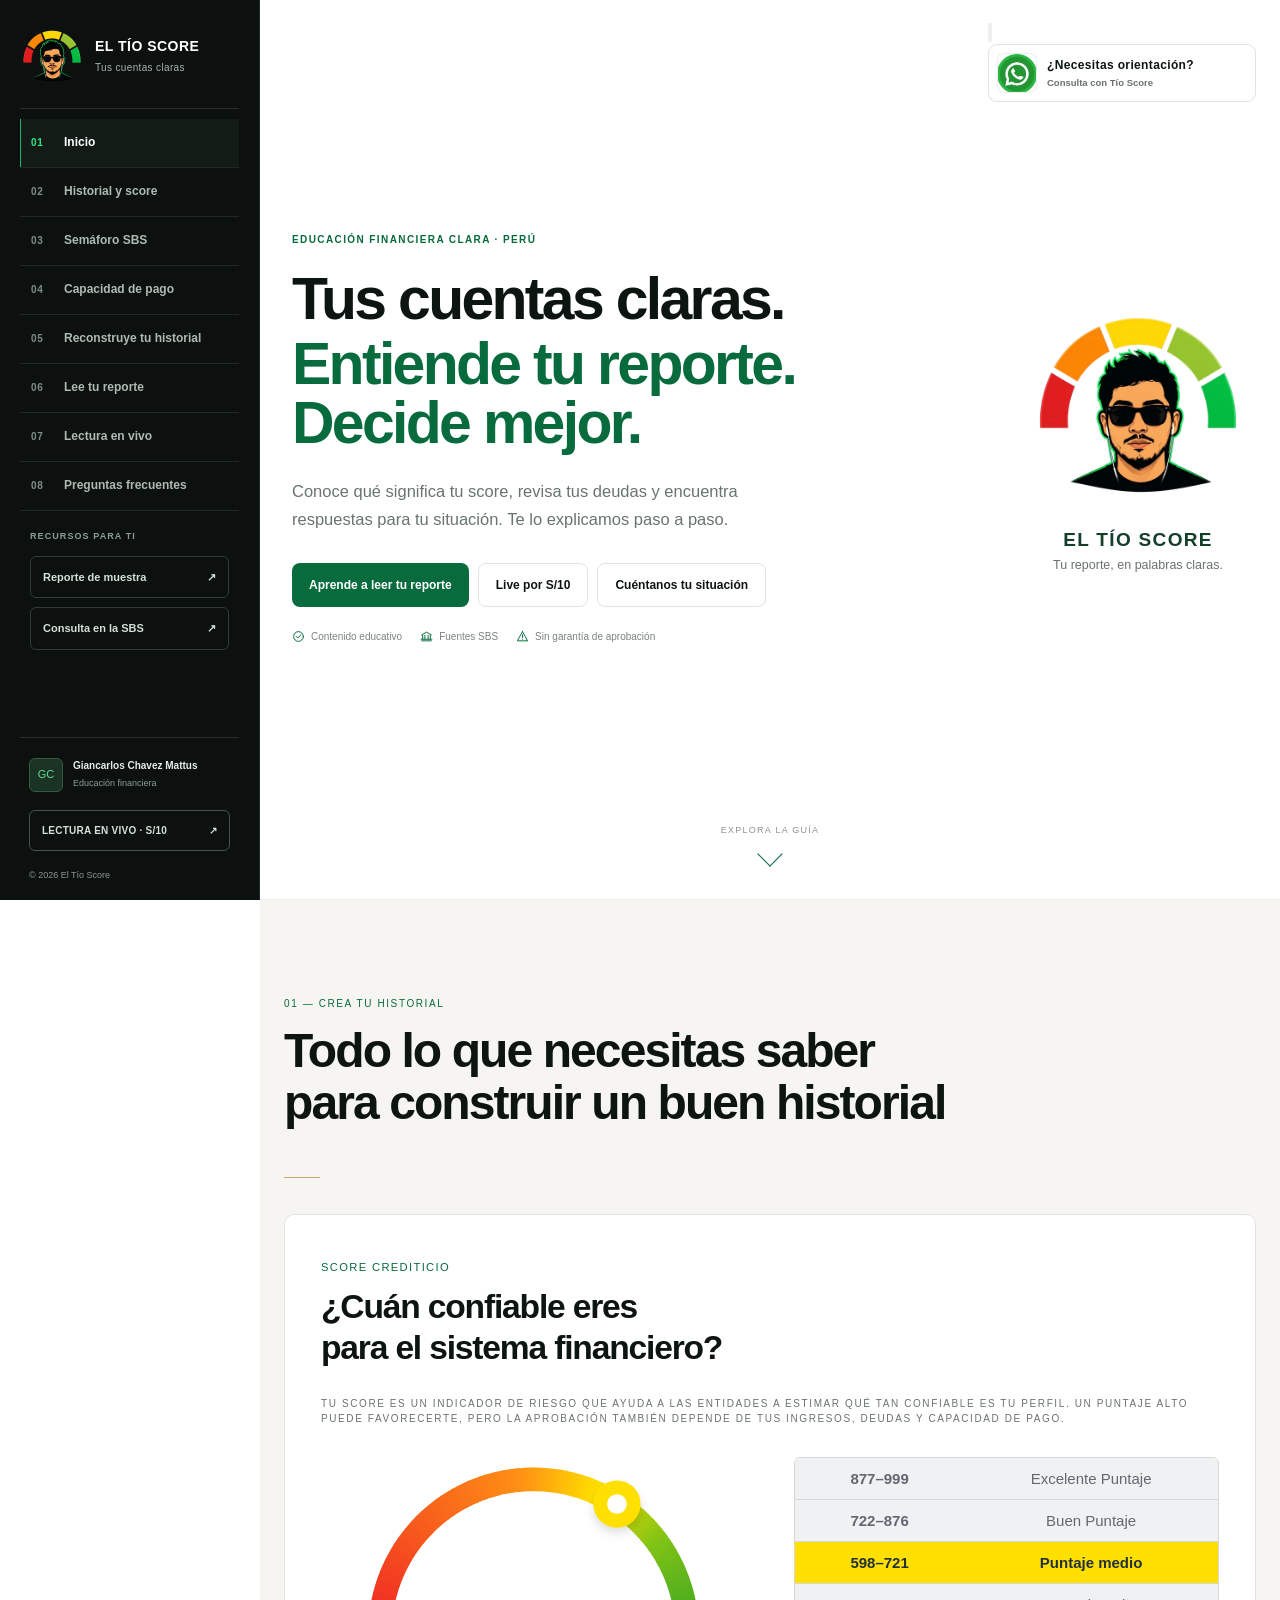
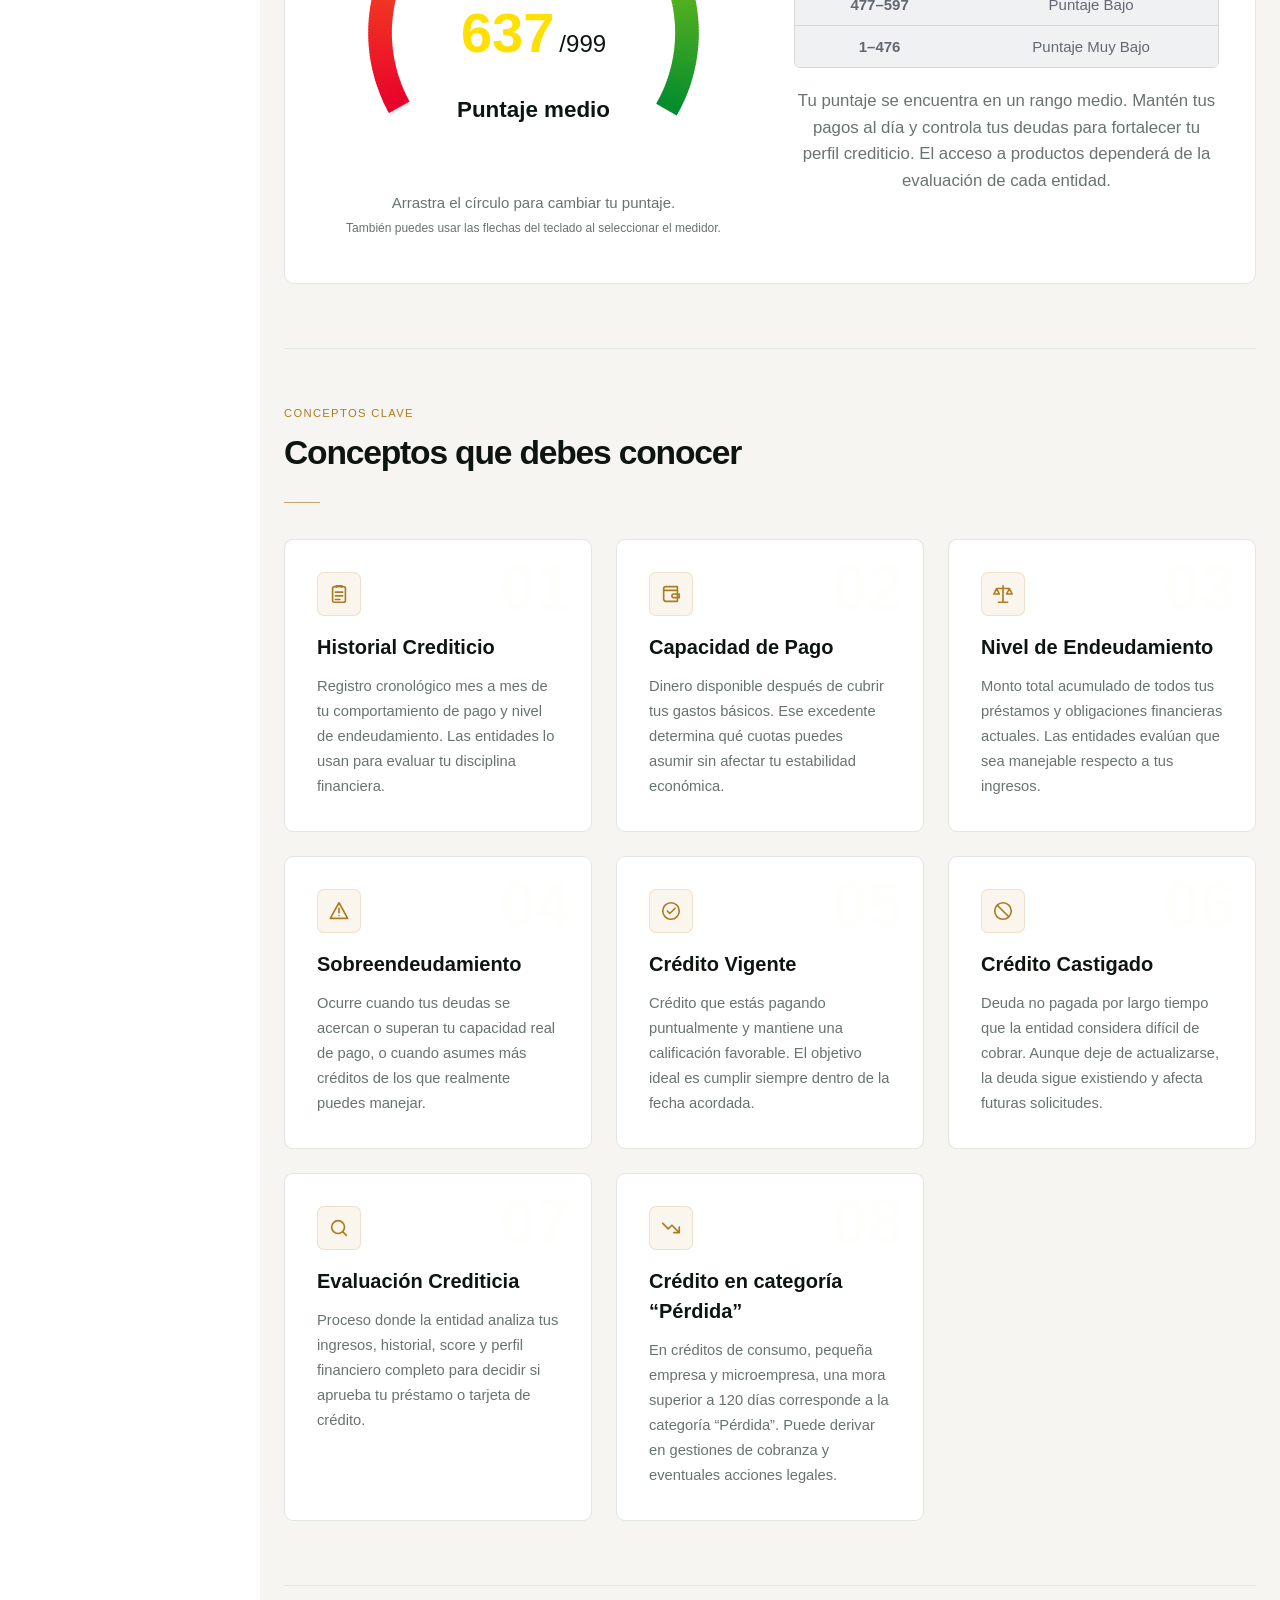
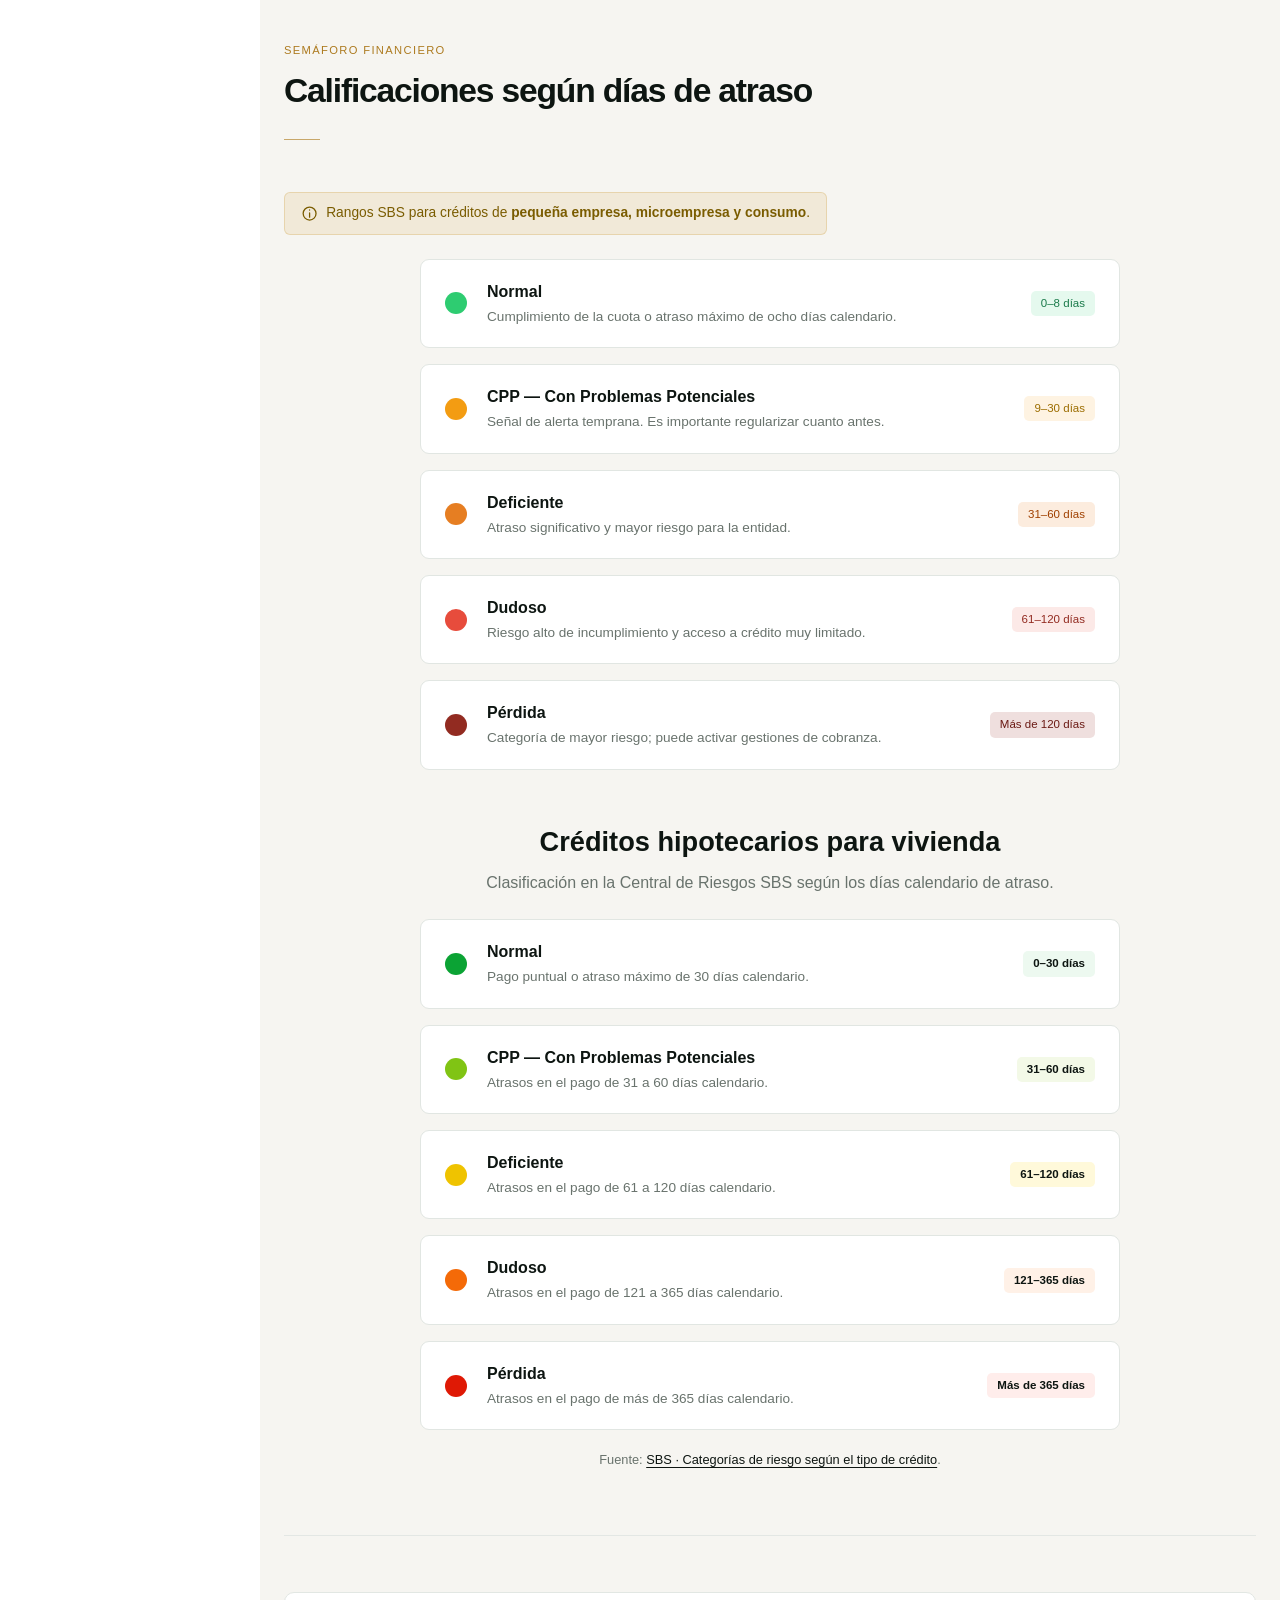
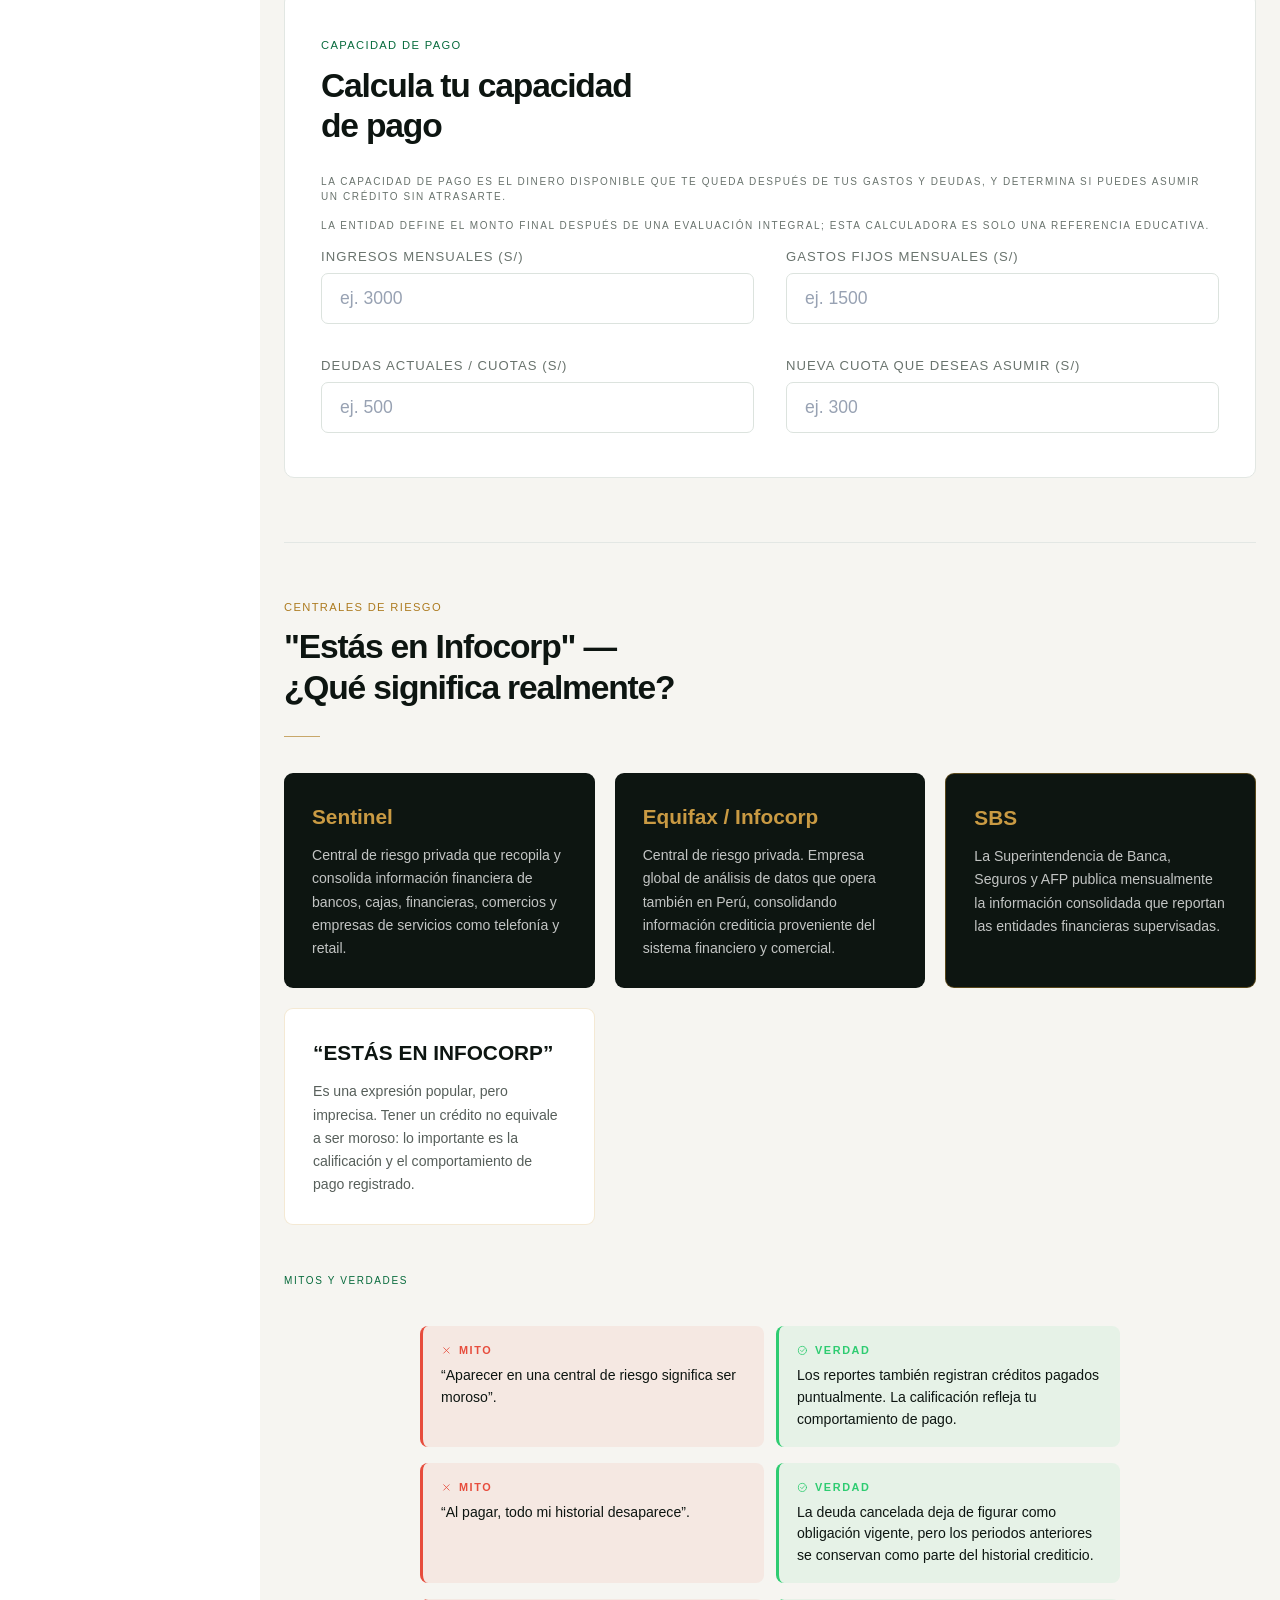
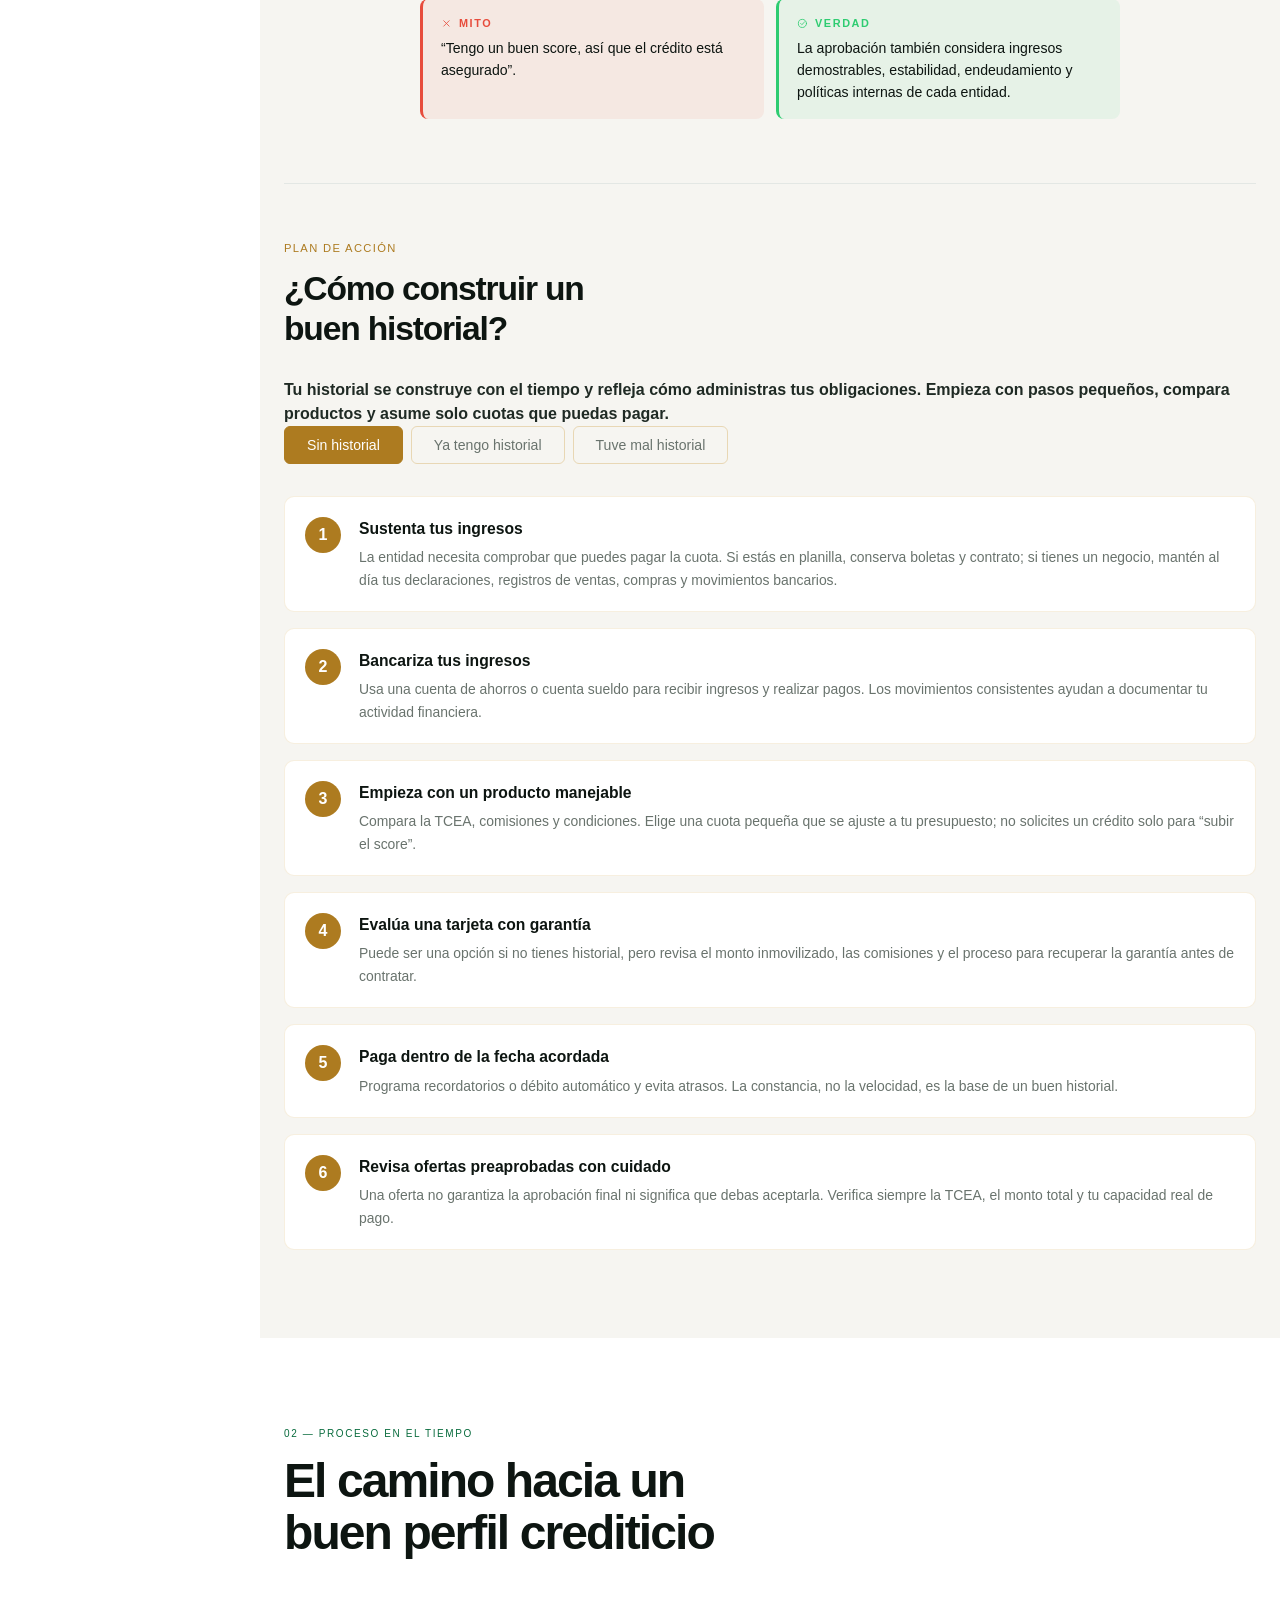
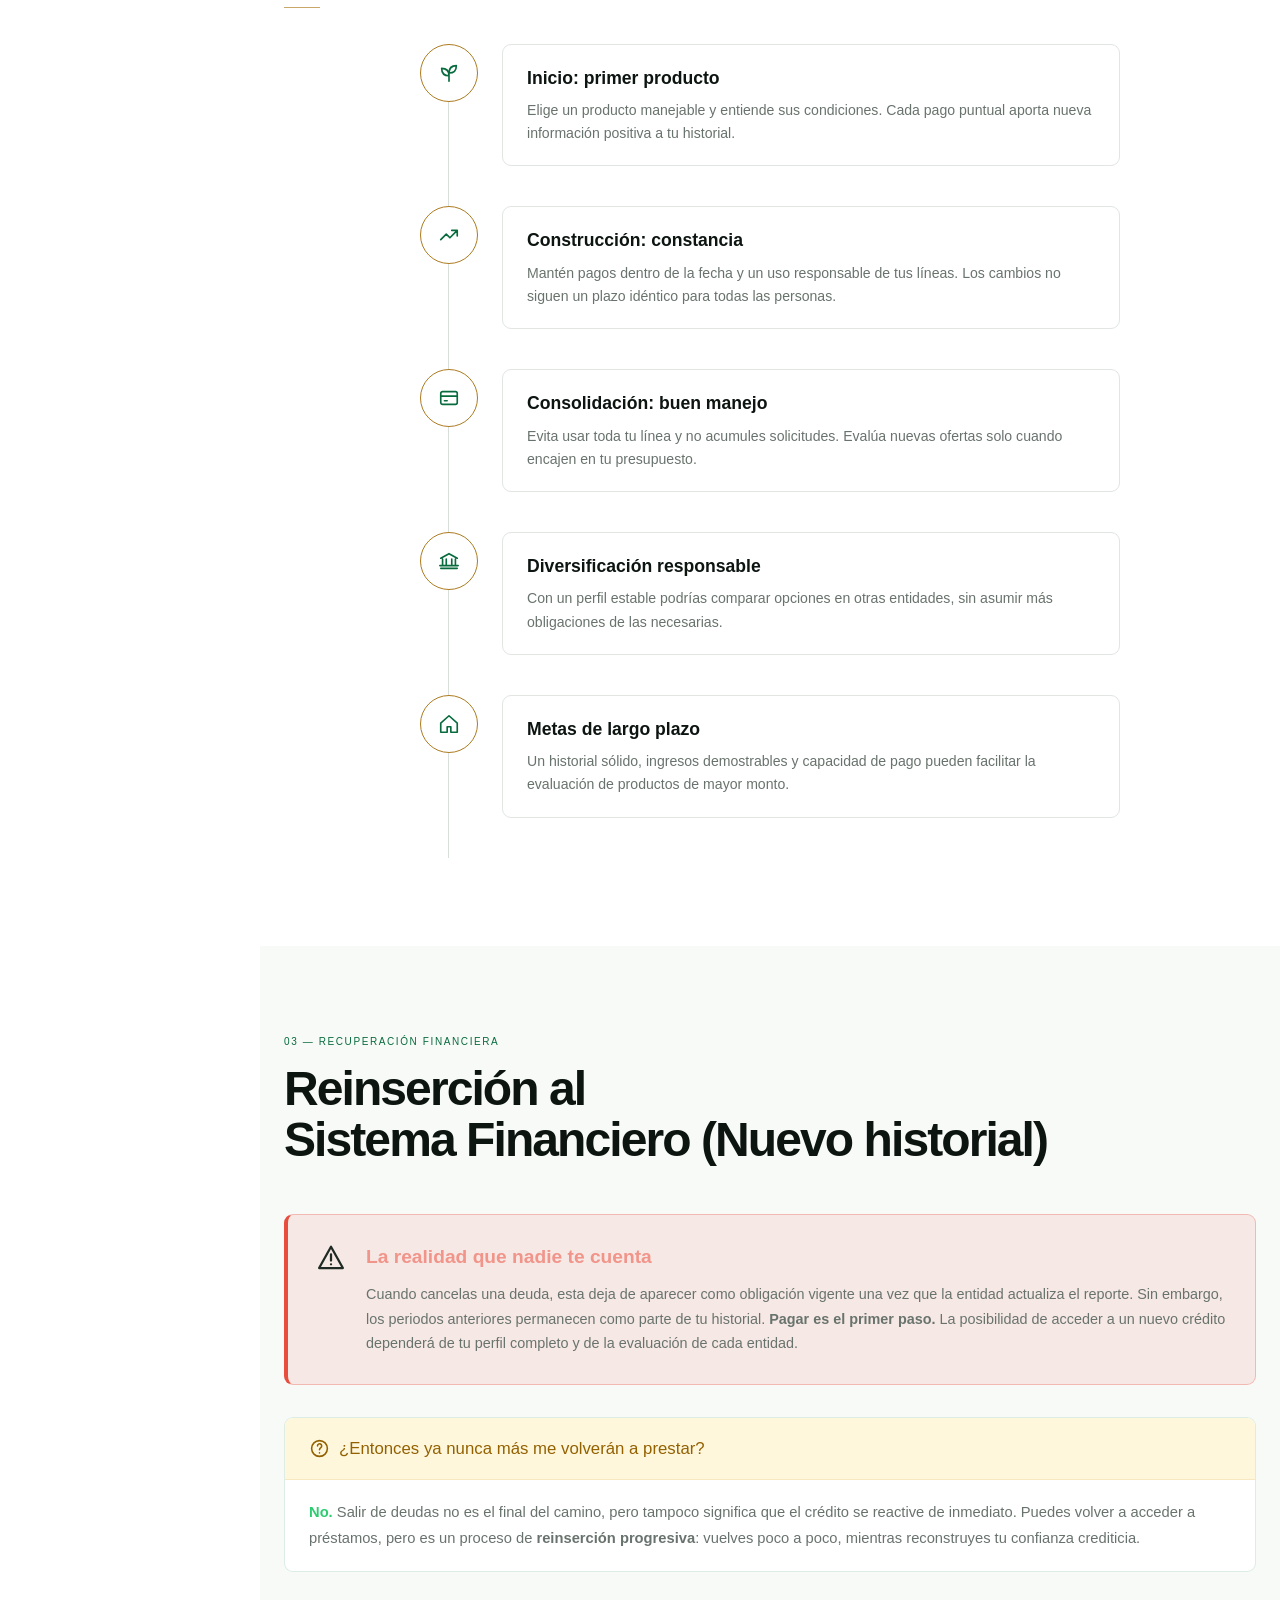
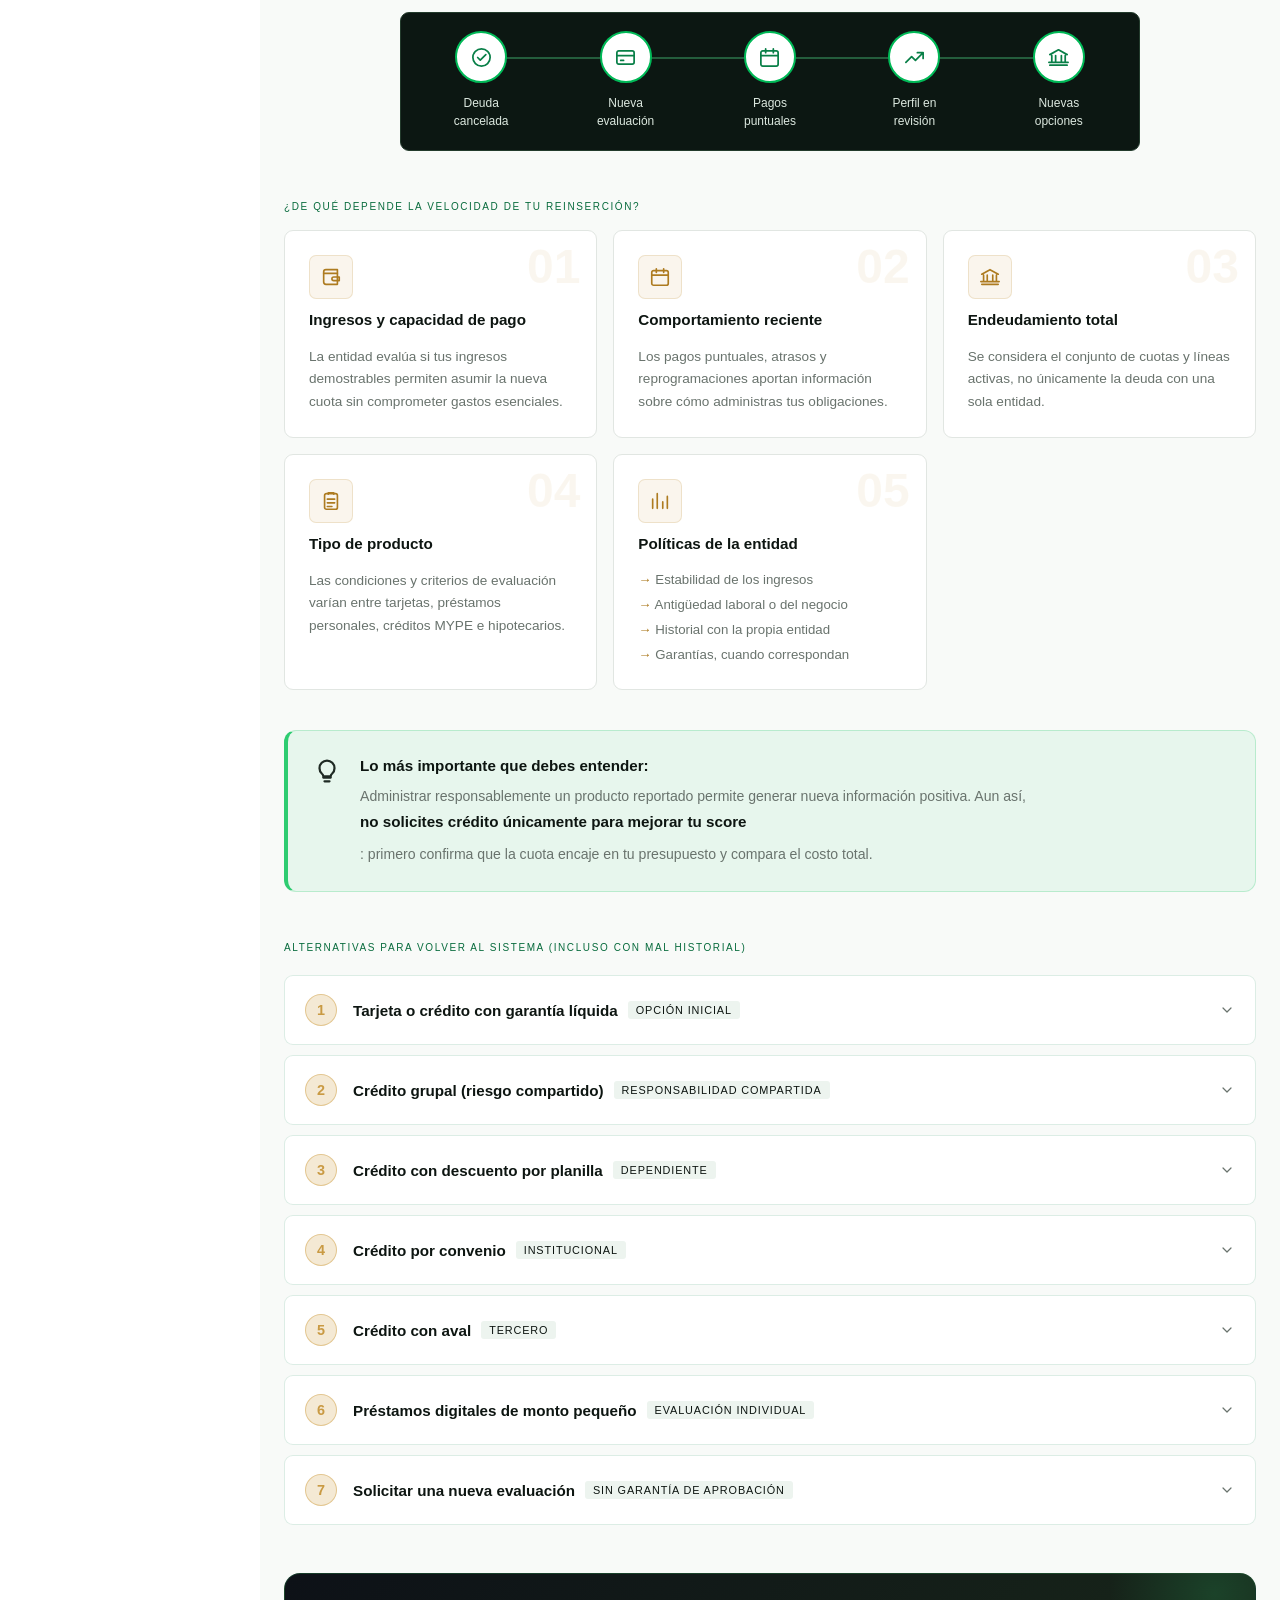
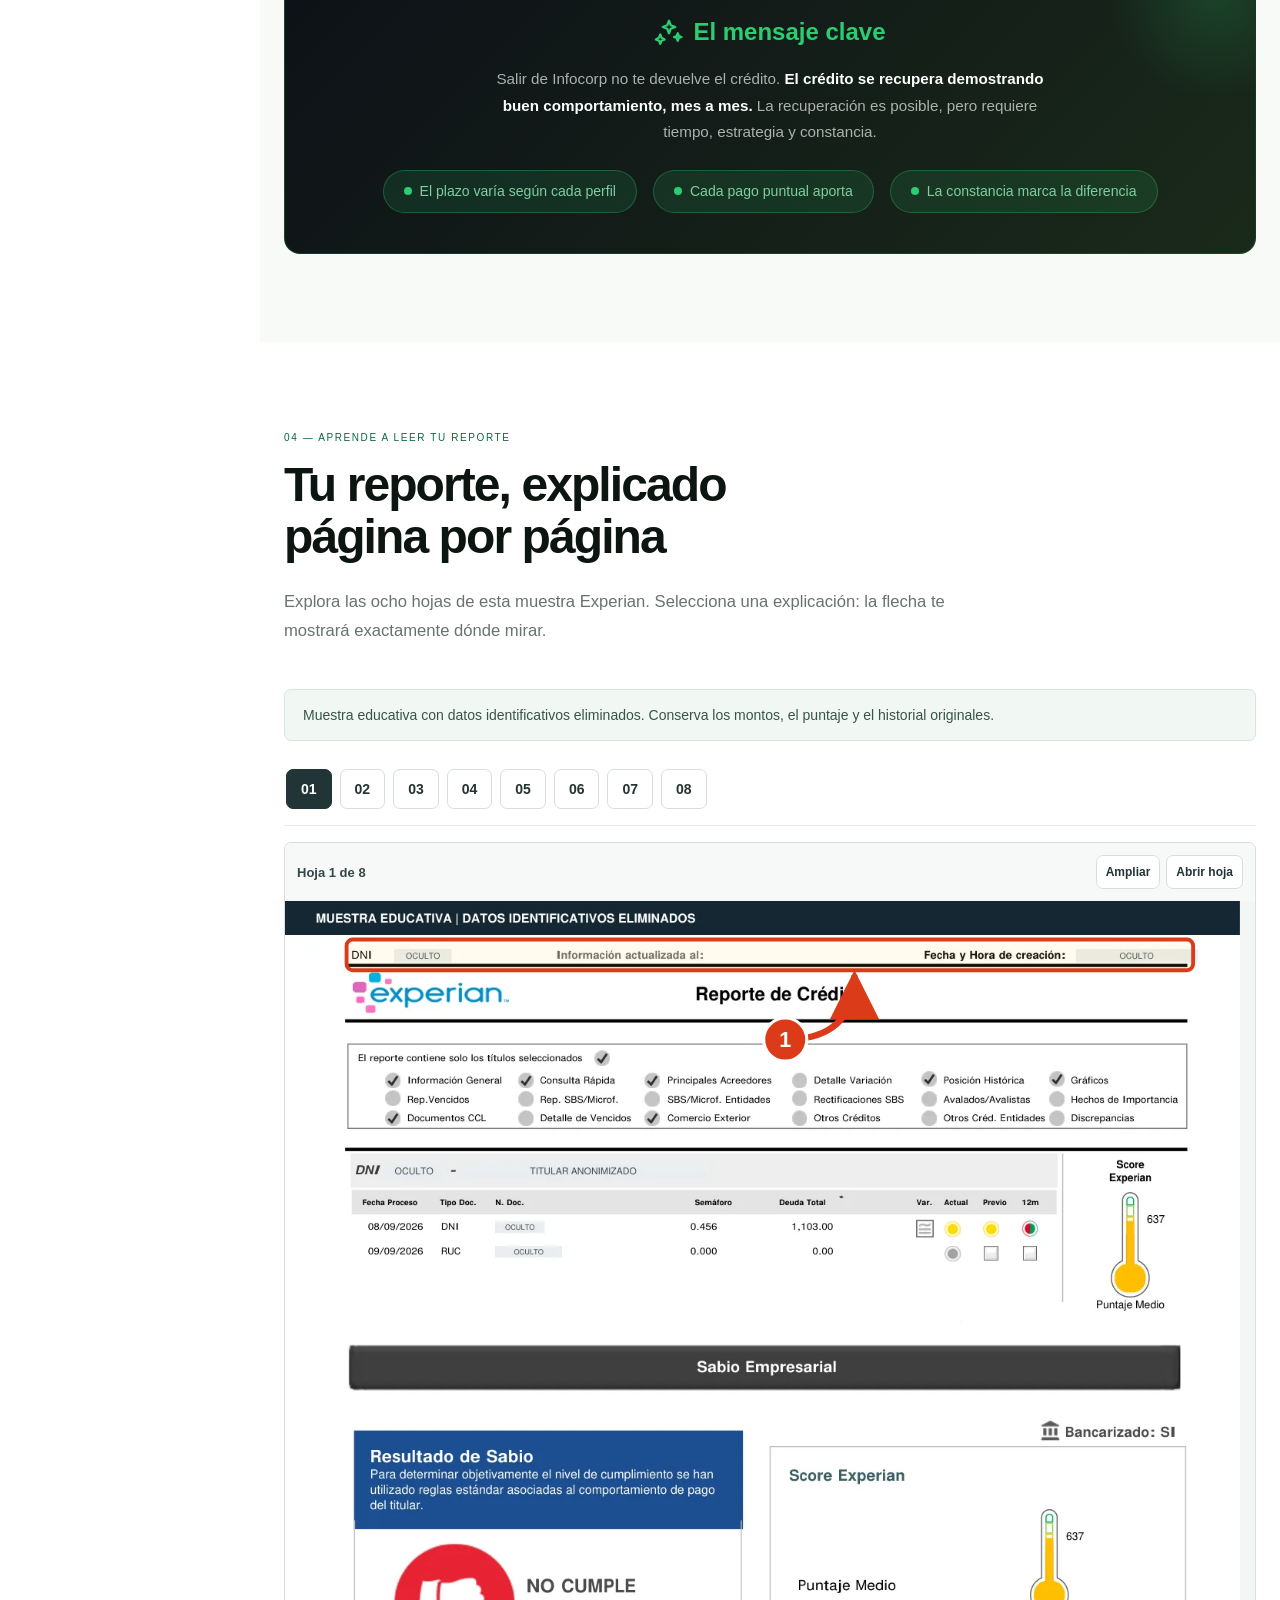
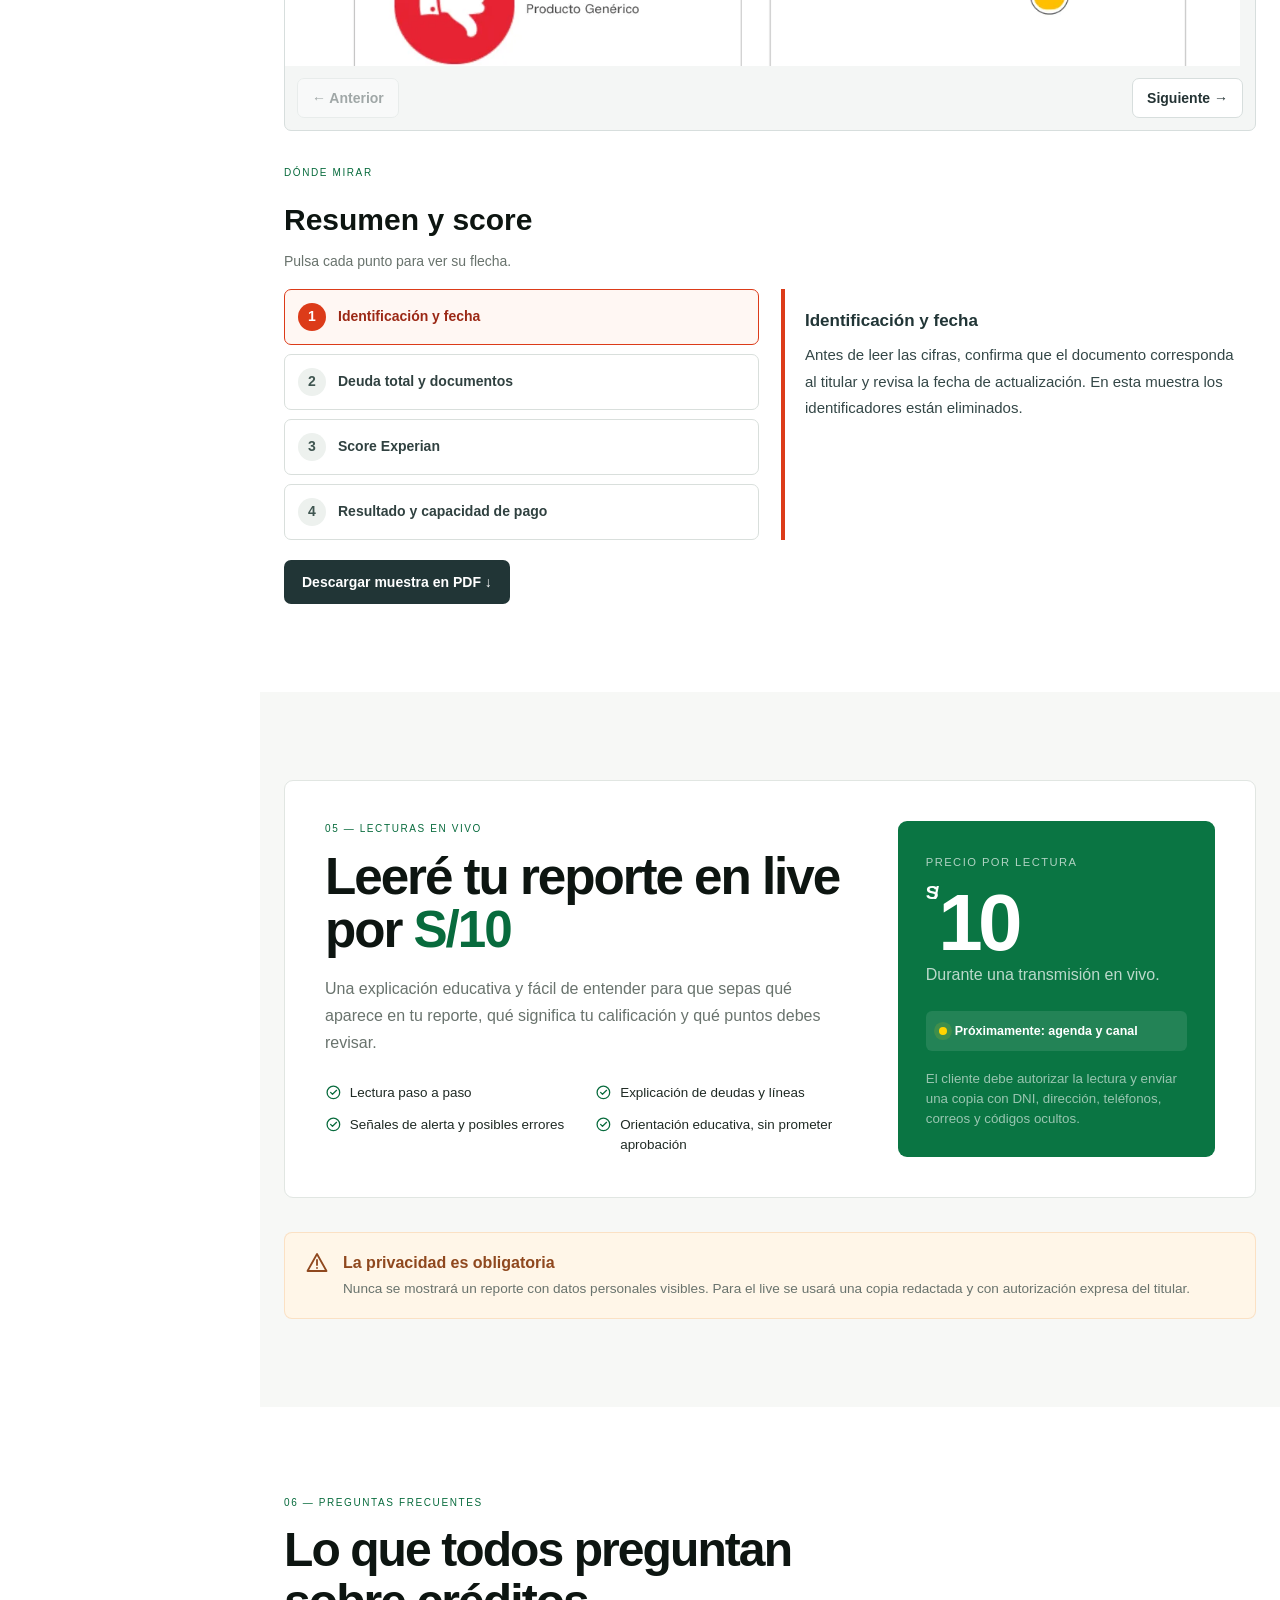
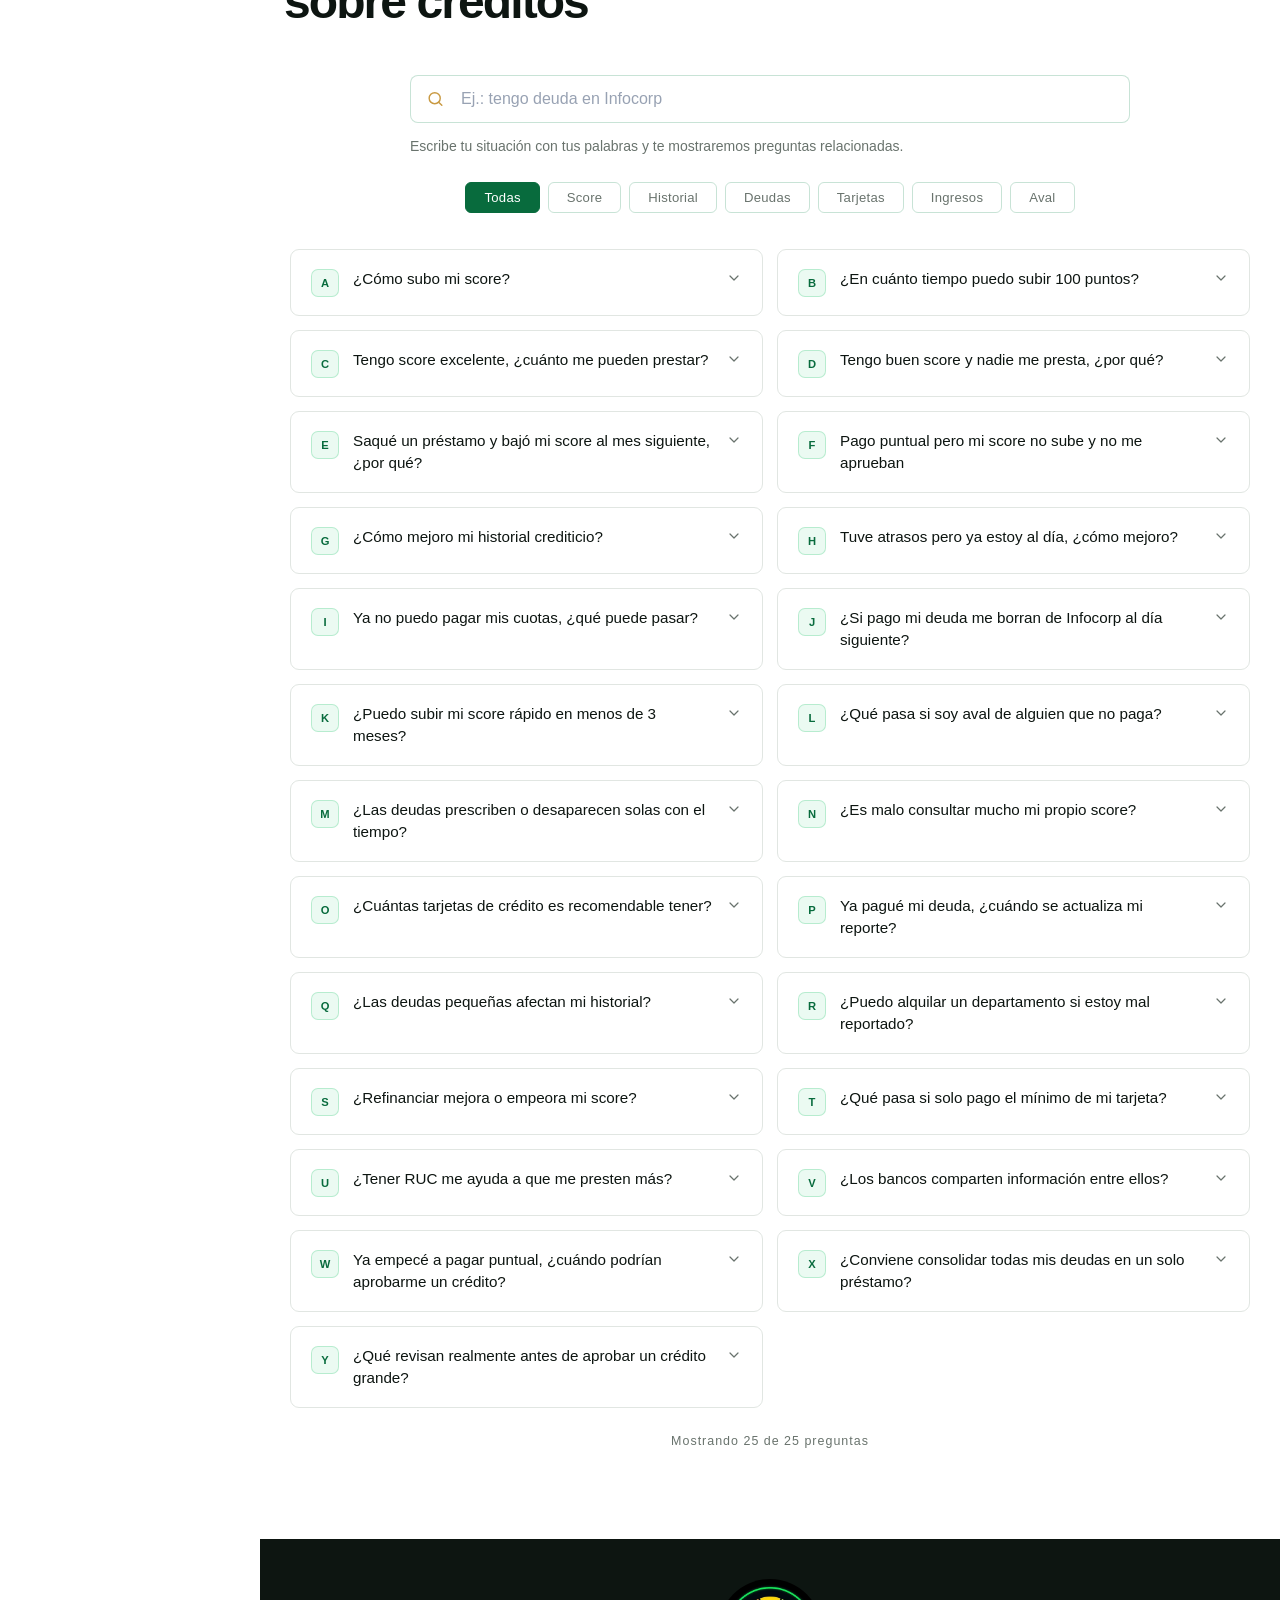
<file: index.html>
<!DOCTYPE html>
<html lang="es">
<head>
<meta charset="UTF-8">
<meta name="viewport" content="width=device-width, initial-scale=1.0">
<meta name="theme-color" content="#f8fbf7">
<title>El Tío Score — Guía de créditos y cobranzas</title>
<meta name="author" content="Giancarlos Chavez Mattus">
<meta name="description" content="Guía práctica de educación financiera para entender tu score, construir historial crediticio y evaluar tu capacidad de pago en Perú.">
<link rel="canonical" href="https://tioscore.com/">
<meta property="og:url" content="https://tioscore.com/">
<link rel="icon" type="image/png" href="assets/favicon.webp">
<script>
(function(){
  if (!/^https?:$/.test(location.protocol)) return;
  var cleanPath = location.pathname.replace(/\/index\.html$/i, '/');
  if (cleanPath !== location.pathname) {
    history.replaceState(null, '', cleanPath + location.search + location.hash);
  }
})();
</script>
<style>
  :root {
    --ink: #0b1220;
    --paper: #fbfaf7;
    --cream: #f3efe7;
    --gold: #b98524;
    --gold-light: #edbd57;
    --green: #1a7a4a;
    --green-light: #2ecc71;
    --red: #c0392b;
    --orange: #e67e22;
    --yellow: #f1c40f;
    --blue: #1a5276;
    --accent: #c8922a;
    --text: #172033;
    --muted: #667085;
    --font-sans: "Inter", "Segoe UI", Arial, sans-serif;
    --shadow-sm: 0 8px 28px rgba(20, 25, 38, 0.07);
    --shadow-md: 0 18px 50px rgba(20, 25, 38, 0.12);
    --radius: 16px;
  }

  * { margin: 0; padding: 0; box-sizing: border-box; }
  html { scroll-behavior: smooth; }
  body { font-family: var(--font-sans); background: var(--paper); color: var(--text); overflow-x: hidden; line-height: 1.5; }

  .hero {
    background: var(--ink);
    color: white;
    min-height: 100vh;
    display: flex;
    flex-direction: column;
    justify-content: center;
    align-items: center;
    text-align: center;
    padding: 60px 24px;
    position: relative;
    overflow: hidden;
  }
  .hero::before {
    content: '';
    position: absolute;
    inset: 0;
    background:
      radial-gradient(ellipse 80% 60% at 50% 0%, rgba(200,146,42,0.18) 0%, transparent 70%),
      radial-gradient(ellipse 60% 40% at 80% 100%, rgba(26,122,74,0.12) 0%, transparent 60%);
  }
  .hero-badge {
    display: inline-block;
    border: 1px solid rgba(200,146,42,0.5);
    color: var(--gold-light);
    font-family: Arial, sans-serif;
    font-size: 0.72rem;
    letter-spacing: 0.2em;
    text-transform: uppercase;
    padding: 6px 18px;
    border-radius: 2px;
    margin-bottom: 32px;
    position: relative;
    z-index: 1;
    animation: fadeUp 0.8s ease both;
  }
  .hero h1 {
    font-family: Arial, sans-serif;
    font-size: clamp(2.8rem, 8vw, 6rem);
    font-weight: 900;
    line-height: 1.05;
    position: relative;
    z-index: 1;
    animation: fadeUp 0.8s 0.15s ease both;
  }
  .hero h1 span { color: var(--gold-light); display: block; }
  .hero p {
    font-size: 1.15rem;
    color: rgba(255,255,255,0.65);
    max-width: 520px;
    margin: 24px auto 0;
    line-height: 1.7;
    position: relative;
    z-index: 1;
    animation: fadeUp 0.8s 0.3s ease both;
  }
  .hero-actions {
    display: flex;
    flex-wrap: wrap;
    justify-content: center;
    gap: 14px;
    margin-top: 36px;
    position: relative;
    z-index: 1;
  }
  .hero-btn {
    display: inline-flex;
    align-items: center;
    justify-content: center;
    gap: 8px;
    padding: 12px 24px;
    border-radius: 999px;
    background: var(--gold);
    color: var(--ink);
    text-decoration: none;
    font-size: 0.95rem;
    font-weight: 700;
    letter-spacing: 0.02em;
    transition: transform 0.2s ease, background 0.2s ease;
  }
  .hero-btn:hover {
    transform: translateY(-1px);
    background: #a9741c;
  }
  .hero-btn.hero-btn-alt {
    background: rgba(255,255,255,0.14);
    color: white;
    border: 1px solid rgba(255,255,255,0.16);
  }
  .hero-btn.hero-btn-alt:hover {
    background: rgba(255,255,255,0.22);
  }
  .scroll-cta {
    margin-top: 56px;
    position: relative;
    z-index: 1;
    animation: fadeUp 0.8s 0.45s ease both;
    display: flex;
    flex-direction: column;
    align-items: center;
    gap: 8px;
  }
  .scroll-cta span {
    font-size: 0.8rem;
    letter-spacing: 0.12em;
    text-transform: uppercase;
    color: rgba(255,255,255,0.4);
    font-family: Arial, sans-serif;
  }
  .arrow-bounce {
    width: 28px; height: 28px;
    border-right: 2px solid var(--gold);
    border-bottom: 2px solid var(--gold);
    transform: rotate(45deg);
    animation: bounce 1.4s infinite;
  }

  nav {
    position: sticky;
    top: 0;
    z-index: 100;
    background: rgba(250,248,243,0.95);
    backdrop-filter: blur(12px);
    border-bottom: 1px solid rgba(200,146,42,0.2);
    padding: 0 24px;
    display: flex;
    align-items: center;
    justify-content: space-between;
    height: 60px;
    box-shadow: 0 2px 20px rgba(0,0,0,0.06);
  }
  .nav-logo { font-family: Arial, sans-serif; font-size: 1.1rem; font-weight: 700; color: var(--ink); }
  .nav-links { display: flex; gap: 6px; list-style: none; overflow-x: auto; align-items: center; }
  .nav-links a {
    font-size: 0.78rem; font-weight: 500; color: var(--muted);
    text-decoration: none; padding: 6px 12px; border-radius: 4px;
    transition: all 0.2s; white-space: nowrap; letter-spacing: 0.02em;
  }
  .nav-links a:hover { background: var(--gold); color: white; }
  .nav-menu-btn {
    background: var(--gold);
    color: white;
    border: none;
    padding: 7px 16px;
    border-radius: 4px;
    font-family: Arial, sans-serif;
    font-size: 0.78rem;
    font-weight: 600;
    cursor: pointer;
    letter-spacing: 0.04em;
    transition: background 0.2s, transform 0.15s;
    white-space: nowrap;
  }
  .nav-menu-btn:hover { background: #a8741e; transform: scale(1.03); }

  #navDialog {
    margin: auto;
    border-radius: 16px;
    padding: 0;
    max-width: 560px;
    width: 92%;
    box-shadow: 0 32px 80px rgba(0,0,0,0.3);
    animation: dialogIn 0.35s cubic-bezier(0.34,1.56,0.64,1) both;
  }
  #navDialog::backdrop {
    background: rgba(13,17,23,0.72);
    backdrop-filter: blur(6px);
  }
  @keyframes dialogIn {
    from { opacity: 0; transform: translateY(-24px) scale(0.96); }
    to   { opacity: 1; transform: translateY(0) scale(1); }
  }
  .dialog-inner { padding: 32px; background: var(--paper); border-radius: 16px; }
  .dialog-header { display: flex; align-items: flex-start; justify-content: space-between; margin-bottom: 4px; }
  .dialog-label {
    font-family: Arial, sans-serif;
    font-size: 0.68rem;
    letter-spacing: 0.2em;
    text-transform: uppercase;
    color: var(--gold);
    margin-bottom: 6px;
  }
  .dialog-title {
    font-family: Arial, sans-serif;
    font-size: 1.5rem;
    font-weight: 700;
    color: var(--ink);
    line-height: 1.2;
  }
  .dialog-close-x {
    background: none;
    border: 1px solid rgba(200,146,42,0.25);
    border-radius: 6px;
    width: 34px; height: 34px;
    display: flex; align-items: center; justify-content: center;
    cursor: pointer;
    color: var(--muted);
    font-size: 1rem;
    transition: all 0.2s;
    flex-shrink: 0;
  }
  .dialog-close-x:hover { background: var(--gold); color: white; border-color: var(--gold); }
  .dialog-sub { font-size: 0.85rem; color: var(--muted); margin: 8px 0 22px; }
  .dialog-grid {
    display: grid;
    grid-template-columns: 1fr 1fr;
    gap: 10px;
    margin-bottom: 24px;
  }
  .dialog-grid.cols-1 { grid-template-columns: 1fr; }
  .dialog-grid.cols-1 .dialog-btn { padding: 18px 20px; }
  .dialog-grid.cols-1 .dialog-btn-icon { font-size: 1.6rem; }
  .dialog-grid.cols-1 .dialog-btn-name { font-size: 0.98rem; }
  .dialog-btn {
    display: flex;
    align-items: center;
    gap: 12px;
    background: white;
    border: 1px solid rgba(200,146,42,0.18);
    border-radius: 10px;
    padding: 13px 15px;
    cursor: pointer;
    text-align: left;
    text-decoration: none;
    transition: background 0.2s, border-color 0.2s, transform 0.15s, box-shadow 0.2s;
  }
  .dialog-btn:hover {
    background: #fffdf6;
    border-color: var(--gold);
    transform: translateY(-2px);
    box-shadow: 0 6px 20px rgba(200,146,42,0.14);
  }
  .dialog-btn-icon { font-size: 1.25rem; flex-shrink: 0; }
  .dialog-btn-num {
    font-family: Arial, sans-serif;
    font-size: 0.63rem;
    color: var(--gold);
    font-weight: 500;
    letter-spacing: 0.06em;
    margin-bottom: 2px;
  }
  .dialog-btn-name {
    font-size: 0.88rem;
    font-weight: 600;
    color: var(--ink);
    line-height: 1.2;
  }
  .dialog-footer {
    border-top: 1px solid rgba(200,146,42,0.15);
    padding-top: 18px;
    display: flex;
    align-items: center;
    justify-content: space-between;
    gap: 12px;
    flex-wrap: wrap;
  }
  .dialog-footer-note {
    font-size: 0.78rem;
    color: var(--muted);
    font-family: Arial, sans-serif;
    letter-spacing: 0.04em;
  }
  .dialog-close-btn {
    background: var(--ink);
    color: white;
    border: none;
    border-radius: 6px;
    padding: 10px 28px;
    font-family: Arial, sans-serif;
    font-size: 0.88rem;
    font-weight: 500;
    cursor: pointer;
    transition: background 0.2s, transform 0.15s;
  }
  .dialog-close-btn:hover { background: var(--gold); transform: scale(1.02); }

  .subchapter { margin-bottom: 72px; }
  .subchapter:last-child { margin-bottom: 0; }
  .subchapter-label {
    font-family: Arial, sans-serif;
    font-size: 0.7rem;
    letter-spacing: 0.2em;
    text-transform: uppercase;
    color: var(--gold);
    margin-bottom: 12px;
  }
  .subchapter-title {
    font-family: Arial, sans-serif;
    font-size: clamp(1.5rem, 3vw, 2.1rem);
    font-weight: 700;
    color: var(--ink);
    line-height: 1.2;
    margin-bottom: 28px;
  }
  .subchapter-divider { height: 1px; background: rgba(200,146,42,0.35); margin: 0 0 72px; }
  .subchapter-dark {
    background: var(--ink);
    border-radius: 20px;
    padding: 56px 32px;
  }
  .subchapter-dark .subchapter-label { color: var(--gold-light); }
  .subchapter-dark .subchapter-title { color: white; }
  @media (max-width: 640px) { .subchapter-dark { padding: 40px 20px; } }

  .section { max-width: 1100px; margin: 0 auto; padding: 80px 24px; }
  #pasos .section { padding-top: 96px; }
  .section-label {
    font-family: Arial, sans-serif;
    font-size: 0.7rem;
    letter-spacing: 0.22em;
    text-transform: uppercase;
    color: var(--gold);
    margin-bottom: 14px;
  }
  .section-title {
    font-family: Arial, sans-serif;
    font-size: clamp(2rem, 4vw, 3rem);
    font-weight: 700;
    color: var(--ink);
    line-height: 1.15;
    margin-bottom: 48px;
  }

  #score { background: var(--ink); }
  #score .section-label { color: var(--gold-light); }
  #score .section-title { color: white; }
  .score-wrapper { display: flex; flex-direction: column; align-items: center; gap: 48px; }
  .meter-container { width: 100%; max-width: 640px; position: relative; }
  .meter-arc { width: 100%; aspect-ratio: 2/1; position: relative; }
  .meter-arc svg { width: 100%; height: 100%; }
  .score-display { position: absolute; bottom: 8%; left: 50%; transform: translateX(-50%); text-align: center; }
  .score-number {
    font-family: Arial, sans-serif;
    font-size: clamp(3.5rem, 10vw, 6rem);
    font-weight: 900;
    color: white;
    line-height: 1;
    transition: color 0.4s;
  }
  .score-label { font-size: 0.9rem; color: rgba(255,255,255,0.5); margin-top: 4px; font-family: Arial, sans-serif; letter-spacing: 0.1em; }
  .score-desc { font-size: 1.05rem; color: rgba(255,255,255,0.7); text-align: center; max-width: 400px; line-height: 1.6; }
  .score-slider-wrap { width: 100%; max-width: 640px; }
  .score-slider-wrap label { display: block; color: rgba(255,255,255,0.55); font-size: 0.82rem; letter-spacing: 0.08em; font-family: Arial, sans-serif; margin-bottom: 12px; }
  input[type=range] { width: 100%; -webkit-appearance: none; height: 6px; border-radius: 3px; background: linear-gradient(to right, #c0392b, #e67e22, #f1c40f, #2ecc71); outline: none; cursor: pointer; }
  input[type=range]::-webkit-slider-thumb { -webkit-appearance: none; width: 24px; height: 24px; border-radius: 50%; background: white; border: 3px solid var(--gold); box-shadow: 0 2px 8px rgba(0,0,0,0.4); transition: transform 0.2s; }
  input[type=range]::-webkit-slider-thumb:hover { transform: scale(1.2); }
  .score-zones { display: flex; justify-content: space-between; margin-top: 8px; }
  .score-zones span { font-size: 0.7rem; color: rgba(255,255,255,0.4); font-family: Arial, sans-serif; }

  .concepts-grid { display: grid; grid-template-columns: repeat(auto-fit, minmax(300px, 1fr)); gap: 24px; }
  .concept-card {
    background: white;
    border: 1px solid rgba(200,146,42,0.15);
    border-radius: 12px;
    padding: 32px;
    position: relative;
    overflow: hidden;
    transition: transform 0.3s, box-shadow 0.3s;
    cursor: default;
  }
  .concept-card::before {
    content: '';
    position: absolute;
    top: 0; left: 0; right: 0;
    height: 3px;
    background: var(--gold);
    transform: scaleX(0);
    transform-origin: left;
    transition: transform 0.35s ease;
  }
  .concept-card:hover { transform: translateY(-4px); box-shadow: 0 16px 48px rgba(0,0,0,0.1); }
  .concept-card:hover::before { transform: scaleX(1); }
  .concept-num { font-family: Arial, sans-serif; font-size: 4rem; font-weight: 900; color: rgba(200,146,42,0.12); line-height: 1; position: absolute; top: 16px; right: 20px; }
  .concept-icon { font-size: 2rem; margin-bottom: 16px; }
  .concept-card h3 { font-family: Arial, sans-serif; font-size: 1.25rem; font-weight: 700; color: var(--ink); margin-bottom: 12px; }
  .concept-card p { font-size: 0.92rem; color: var(--muted); line-height: 1.7; }

  #semaforo { background: var(--cream); }
  .traffic-light { display: flex; flex-direction: column; gap: 16px; max-width: 700px; margin: 0 auto; }
  .light-item {
    display: flex; align-items: center; gap: 20px;
    background: white; border-radius: 10px; padding: 20px 24px;
    border: 1px solid rgba(0,0,0,0.07);
    transition: transform 0.25s, box-shadow 0.25s;
    cursor: default;
  }
  .light-item:hover { transform: translateX(8px); box-shadow: -4px 0 0 var(--accent), 4px 8px 24px rgba(0,0,0,0.08); }
  .light-dot { width: 22px; height: 22px; border-radius: 50%; flex-shrink: 0; box-shadow: 0 0 12px currentColor; }
  .dot-green { background: #2ecc71; color: #2ecc71; }
  .dot-yellow { background: #f39c12; color: #f39c12; }
  .dot-orange { background: #e67e22; color: #e67e22; }
  .dot-red { background: #e74c3c; color: #e74c3c; }
  .dot-darkred { background: #922b21; color: #922b21; }
  .light-info h4 { font-family: Arial, sans-serif; font-weight: 600; font-size: 1rem; color: var(--ink); }
  .light-info p { font-size: 0.85rem; color: var(--muted); margin-top: 3px; }
  .light-badge { margin-left: auto; font-family: Arial, sans-serif; font-size: 0.72rem; padding: 4px 10px; border-radius: 4px; white-space: nowrap; }
  .badge-green { background: rgba(46,204,113,0.12); color: #1a7a4a; }
  .badge-yellow { background: rgba(243,156,18,0.12); color: #9c6d00; }
  .badge-orange { background: rgba(230,126,34,0.15); color: #a04000; }
  .badge-red { background: rgba(231,76,60,0.12); color: #922b21; }
  .badge-darkred { background: rgba(146,43,33,0.15); color: #6b1a14; }

  .timeline { position: relative; max-width: 700px; margin: 0 auto; }
  .timeline::before { content: ''; position: absolute; left: 28px; top: 0; bottom: 0; width: 2px; background: linear-gradient(to bottom, var(--gold), rgba(200,146,42,0.1)); }
  .timeline-item { display: flex; gap: 24px; padding: 0 0 40px 0; position: relative; opacity: 0; transform: translateX(-20px); transition: opacity 0.5s ease, transform 0.5s ease; }
  .timeline-item.visible { opacity: 1; transform: translateX(0); }
  .timeline-dot { width: 58px; height: 58px; border-radius: 50%; background: var(--ink); border: 3px solid var(--gold); display: flex; align-items: center; justify-content: center; font-size: 1.4rem; flex-shrink: 0; position: relative; z-index: 1; }
  .timeline-content { background: white; border: 1px solid rgba(200,146,42,0.15); border-radius: 10px; padding: 20px 24px; flex: 1; }
  .timeline-content h4 { font-family: Arial, sans-serif; font-size: 1.1rem; font-weight: 700; color: var(--ink); margin-bottom: 8px; }
  .timeline-content p { font-size: 0.88rem; color: var(--muted); line-height: 1.65; }

  /* ── CALCULATOR ── */
  #calculadora { background: var(--ink); }
  #calculadora .section-label { color: var(--gold-light); }
  #calculadora .section-title { color: white; }
  .calc-grid { display: grid; grid-template-columns: 1fr 1fr; gap: 32px; }
  @media (max-width: 640px) { .calc-grid { grid-template-columns: 1fr; } }
  .calc-input-group { display: flex; flex-direction: column; gap: 6px; }
  .calc-input-group label { font-size: 0.82rem; color: rgba(255,255,255,0.55); font-family: Arial, sans-serif; letter-spacing: 0.08em; text-transform: uppercase; }
  .calc-input { background: rgba(255,255,255,0.07); border: 1px solid rgba(200,146,42,0.3); border-radius: 8px; padding: 14px 18px; font-size: 1.1rem; color: white; font-family: Arial, sans-serif; outline: none; transition: border-color 0.2s; width: 100%; }
  .calc-input:focus { border-color: var(--gold); background: rgba(200,146,42,0.08); }
  .calc-input::placeholder { color: rgba(255,255,255,0.25); }
  .calc-result { grid-column: 1/-1; background: rgba(200,146,42,0.1); border: 1px solid rgba(200,146,42,0.3); border-radius: 12px; padding: 28px; display: grid; grid-template-columns: repeat(auto-fit, minmax(160px, 1fr)); gap: 20px; }
  .result-item { text-align: center; }
  .result-value { font-family: Arial, sans-serif; font-size: 2rem; font-weight: 700; color: white; line-height: 1; }
  .result-value.good { color: var(--green-light); }
  .result-value.warning { color: var(--yellow); }
  .result-value.danger { color: #e74c3c; }
  .result-label { font-size: 0.78rem; color: rgba(255,255,255,0.45); font-family: Arial, sans-serif; letter-spacing: 0.08em; margin-top: 6px; text-transform: uppercase; }
  .calc-advice { grid-column: 1/-1; padding: 16px 20px; border-radius: 8px; font-size: 0.9rem; line-height: 1.6; display: none; }
  .advice-good { background: rgba(46,204,113,0.12); color: #7dcea0; border-left: 3px solid #2ecc71; }
  .advice-warning { background: rgba(241,196,15,0.12); color: #f9e04b; border-left: 3px solid #f1c40f; }
  .advice-danger { background: rgba(231,76,60,0.12); color: #f1948a; border-left: 3px solid #e74c3c; }

  /* ── NUEVA ALERTA: CAPACIDAD CERO Y DÉFICIT ── */
  .calc-alert {
    grid-column: 1/-1;
    border-radius: 12px;
    padding: 24px 24px 20px;
    display: none;
    gap: 16px;
    align-items: flex-start;
    animation: alertPulse 0.4s ease;
  }
  @keyframes alertPulse {
    from { opacity: 0; transform: scale(0.97); }
    to   { opacity: 1; transform: scale(1); }
  }
  .calc-alert.alert-zero {
    background: rgba(230,126,34,0.14);
    border: 1.5px solid rgba(230,126,34,0.55);
    border-left: 5px solid #e67e22;
  }
  .calc-alert.alert-deficit {
    background: rgba(192,57,43,0.16);
    border: 1.5px solid rgba(192,57,43,0.55);
    border-left: 5px solid #c0392b;
  }
  .alert-icon {
    font-size: 2rem;
    flex-shrink: 0;
    line-height: 1;
  }
  .alert-body { flex: 1; }
  .alert-title {
    font-family: Arial, sans-serif;
    font-size: 1.1rem;
    font-weight: 700;
    margin-bottom: 6px;
  }
  .calc-alert.alert-zero .alert-title { color: #f0b27a; }
  .calc-alert.alert-deficit .alert-title { color: #f1948a; }
  .alert-text {
    font-size: 0.88rem;
    line-height: 1.7;
  }
  .calc-alert.alert-zero .alert-text { color: rgba(255,255,255,0.7); }
  .calc-alert.alert-deficit .alert-text { color: rgba(255,255,255,0.7); }
  .alert-badge {
    display: inline-block;
    font-family: Arial, sans-serif;
    font-size: 0.7rem;
    letter-spacing: 0.12em;
    text-transform: uppercase;
    padding: 4px 10px;
    border-radius: 4px;
    margin-bottom: 8px;
    font-weight: 600;
  }
  .calc-alert.alert-zero .alert-badge { background: rgba(230,126,34,0.25); color: #f0b27a; }
  .calc-alert.alert-deficit .alert-badge { background: rgba(192,57,43,0.3); color: #f1948a; }

  .centrales-grid { display: grid; grid-template-columns: repeat(auto-fit, minmax(260px, 1fr)); gap: 20px; }
  .central-card { border-radius: 12px; padding: 28px; position: relative; overflow: hidden; }
  .central-card.dark { background: var(--ink); color: white; }
  .central-card.light { background: white; border: 1px solid rgba(200,146,42,0.2); }
  .central-card h3 { font-family: Arial, sans-serif; font-size: 1.3rem; font-weight: 700; margin-bottom: 12px; }
  .central-card.dark h3 { color: var(--gold-light); }
  .central-card.light h3 { color: var(--ink); }
  .central-card p { font-size: 0.88rem; line-height: 1.65; opacity: 0.75; }
  .truth-myth { display: flex; flex-direction: column; gap: 16px; max-width: 700px; margin: 0 auto; }
  .tm-item { display: grid; grid-template-columns: 1fr 1fr; gap: 12px; }
  @media (max-width: 560px) { .tm-item { grid-template-columns: 1fr; } }
  .myth, .truth { padding: 16px 18px; border-radius: 8px; font-size: 0.88rem; line-height: 1.55; }
  .myth { background: rgba(231,76,60,0.08); border-left: 3px solid #e74c3c; color: var(--ink); }
  .truth { background: rgba(46,204,113,0.08); border-left: 3px solid #2ecc71; color: var(--ink); }
  .myth-label, .truth-label { font-family: Arial, sans-serif; font-size: 0.68rem; letter-spacing: 0.15em; text-transform: uppercase; font-weight: 600; margin-bottom: 6px; display: block; }
  .myth-label { color: #e74c3c; }
  .truth-label { color: #2ecc71; }

  .pasos-tabs { display: flex; gap: 8px; flex-wrap: wrap; margin-bottom: 32px; }
  .tab-btn { padding: 10px 22px; border-radius: 6px; border: 1.5px solid rgba(200,146,42,0.3); background: transparent; font-family: Arial, sans-serif; font-size: 0.88rem; font-weight: 500; color: var(--muted); cursor: pointer; transition: all 0.25s; }
  .tab-btn.active, .tab-btn:hover { background: var(--gold); border-color: var(--gold); color: white; }
  .tab-panel { display: none; }
  .tab-panel.active { display: block; }
  .pasos-list { display: flex; flex-direction: column; gap: 16px; }
  .paso-item { display: flex; gap: 18px; align-items: flex-start; background: white; border: 1px solid rgba(200,146,42,0.15); border-radius: 10px; padding: 20px; transition: box-shadow 0.25s; }
  .paso-item:hover { box-shadow: 0 6px 24px rgba(200,146,42,0.12); }
  .paso-num { width: 36px; height: 36px; border-radius: 50%; background: var(--gold); color: white; font-family: Arial, sans-serif; font-weight: 700; font-size: 1rem; display: flex; align-items: center; justify-content: center; flex-shrink: 0; }
  .paso-item h4 { font-weight: 600; font-size: 0.98rem; color: var(--ink); margin-bottom: 6px; }
  .paso-item p { font-size: 0.87rem; color: var(--muted); line-height: 1.6; }

  .reinsercion-realidad { display: flex; gap: 20px; align-items: flex-start; background: rgba(231,76,60,0.1); border: 1px solid rgba(231,76,60,0.3); border-left: 4px solid #e74c3c; border-radius: 12px; padding: 28px; margin-bottom: 32px; }
  .realidad-icon { font-size: 2rem; flex-shrink: 0; }
  .realidad-content h3 { font-family: Arial, sans-serif; font-size: 1.2rem; color: #f1948a; margin-bottom: 10px; }
  .realidad-content p { font-size: 0.9rem; color: rgba(255,255,255,0.65); line-height: 1.7; }
  .reinsercion-pregunta { background: rgba(255,255,255,0.04); border: 1px solid rgba(200,146,42,0.2); border-radius: 12px; overflow: hidden; margin-bottom: 40px; }
  .pregunta-q { background: rgba(200,146,42,0.12); padding: 18px 24px; font-family: Arial, sans-serif; font-size: 1.05rem; color: var(--gold-light); border-bottom: 1px solid rgba(200,146,42,0.15); }
  .pregunta-q { display: flex; align-items: center; gap: 9px; }
  .pregunta-a { padding: 20px 24px; font-size: 0.92rem; color: rgba(255,255,255,0.65); line-height: 1.75; }
  .factores-grid { display: grid; grid-template-columns: repeat(auto-fit, minmax(280px, 1fr)); gap: 16px; margin-bottom: 40px; }
  .factor-card { background: rgba(255,255,255,0.04); border: 1px solid rgba(200,146,42,0.18); border-radius: 12px; padding: 24px; position: relative; transition: border-color 0.25s, background 0.25s; }
  .factor-card:hover { border-color: rgba(200,146,42,0.4); background: rgba(255,255,255,0.06); }
  .factor-num { font-family: Arial, sans-serif; font-size: 3rem; font-weight: 900; line-height: 1; opacity: 0.2; position: absolute; top: 12px; right: 16px; }
  .factor-icon { font-size: 1.6rem; margin-bottom: 10px; }
  .factor-card h4 { font-family: Arial, sans-serif; font-weight: 600; font-size: 0.95rem; color: white; margin-bottom: 14px; }
  .factor-compare { display: flex; flex-direction: column; gap: 8px; }
  .factor-caso { display: flex; flex-direction: column; gap: 3px; padding: 10px 12px; border-radius: 7px; }
  .factor-caso.malo { background: rgba(231,76,60,0.1); border-left: 3px solid #e74c3c; }
  .factor-caso.bueno { background: rgba(46,204,113,0.1); border-left: 3px solid #2ecc71; }
  .caso-label { font-size: 0.82rem; font-weight: 600; color: white; }
  .caso-desc { font-size: 0.77rem; color: rgba(255,255,255,0.5); }
  .factor-desc { font-size: 0.85rem; color: rgba(255,255,255,0.6); line-height: 1.65; }
  .factor-list { list-style: none; display: flex; flex-direction: column; gap: 5px; margin-top: 4px; }
  .factor-list li { font-size: 0.83rem; color: rgba(255,255,255,0.6); }
  .factor-list li::before { content: '→ '; color: var(--gold); }
  .reinsercion-insight { display: flex; gap: 18px; align-items: flex-start; background: rgba(46,204,113,0.08); border: 1px solid rgba(46,204,113,0.25); border-left: 4px solid #2ecc71; border-radius: 12px; padding: 24px; margin-bottom: 8px; }
  .insight-icon { font-size: 1.8rem; flex-shrink: 0; }
  .insight-text strong { display: block; color: white; font-size: 0.95rem; margin-bottom: 8px; }
  .insight-text p { font-size: 0.88rem; color: rgba(255,255,255,0.65); line-height: 1.7; }
  .reinsercion-progress { display: flex; align-items: center; justify-content: center; gap: 0; flex-wrap: nowrap; margin: 36px 0 48px; overflow-x: auto; padding-bottom: 8px; }
  .prog-step { display: flex; flex-direction: column; align-items: center; gap: 8px; flex-shrink: 0; }
  .prog-circle { width: 48px; height: 48px; border-radius: 50%; background: white; border: 2px solid rgba(0,0,0,0.1); display: flex; align-items: center; justify-content: center; font-size: 1.2rem; position: relative; transition: all 0.3s; cursor: default; }
  .prog-circle.active { border-color: #2ecc71; box-shadow: 0 0 0 4px rgba(46,204,113,0.15); }
  .prog-label { font-size: 0.68rem; font-family: Arial, sans-serif; color: var(--muted); text-align: center; max-width: 70px; line-height: 1.3; letter-spacing: 0.02em; }
  .prog-line { width: 40px; height: 2px; background: linear-gradient(to right, rgba(46,204,113,0.5), rgba(46,204,113,0.15)); flex-shrink: 0; margin-bottom: 24px; }
  .reinsercion-clave { background: linear-gradient(135deg, #0d1117, #1a2a1a); border-radius: 16px; padding: 40px; text-align: center; border: 1px solid rgba(46,204,113,0.2); position: relative; overflow: hidden; }
  .reinsercion-clave::before { content: ''; position: absolute; width: 220px; height: 220px; border-radius: 50%; background: radial-gradient(circle, rgba(46,204,113,.18), transparent 68%); top: -90px; right: -70px; }
  .reinsercion-clave h3 { font-family: Arial, sans-serif; font-size: 1.5rem; color: #2ecc71; margin-bottom: 16px; }
  .reinsercion-clave p { color: rgba(255,255,255,0.65); font-size: 0.95rem; line-height: 1.75; max-width: 560px; margin: 0 auto; }
  .tiempo-pill { display: flex; align-items: center; gap: 8px; background: rgba(46,204,113,0.12); border: 1px solid rgba(46,204,113,0.3); border-radius: 30px; padding: 10px 20px; color: #7dcea0; font-size: 0.88rem; font-family: Arial, sans-serif; }
  .tiempo-pill .dot { width: 8px; height: 8px; border-radius: 50%; background: #2ecc71; animation: pulse-green 1.5s infinite; }
  @keyframes pulse-green { 0%, 100% { box-shadow: 0 0 0 0 rgba(46,204,113,0.4); } 50% { box-shadow: 0 0 0 6px rgba(46,204,113,0); } }

  .alternativas-accordion { display: flex; flex-direction: column; gap: 10px; }
  .alt-item { background: rgba(255,255,255,0.04); border: 1px solid rgba(200,146,42,0.18); border-radius: 10px; overflow: hidden; transition: border-color 0.25s; }
  .alt-item.open { border-color: rgba(200,146,42,0.45); }
  .alt-header { width: 100%; background: none; border: none; padding: 18px 20px; display: flex; align-items: center; gap: 16px; cursor: pointer; text-align: left; transition: background 0.2s; }
  .alt-header:hover { background: rgba(255,255,255,0.04); }
  .alt-num { width: 32px; height: 32px; border-radius: 50%; background: rgba(200,146,42,0.2); border: 1.5px solid rgba(200,146,42,0.4); color: var(--gold-light); font-family: Arial, sans-serif; font-weight: 700; font-size: 0.9rem; display: flex; align-items: center; justify-content: center; flex-shrink: 0; }
  .alt-title { flex: 1; display: flex; align-items: center; gap: 10px; flex-wrap: wrap; }
  .alt-name { font-size: 0.95rem; font-weight: 600; color: white; font-family: Arial, sans-serif; }
  .alt-tag { font-size: 0.68rem; font-family: Arial, sans-serif; letter-spacing: 0.08em; padding: 3px 8px; border-radius: 3px; background: rgba(46,204,113,0.2); color: #7dcea0; text-transform: uppercase; }
  .alt-chevron { color: rgba(255,255,255,0.3); font-size: 0.8rem; transition: transform 0.3s; flex-shrink: 0; }
  .alt-item.open .alt-chevron { transform: rotate(180deg); }
  .alt-body { max-height: 0; overflow: hidden; transition: max-height 0.35s ease, padding 0.3s; padding: 0 20px; }
  .alt-item.open .alt-body { max-height: 400px; padding: 0 20px 20px; }
  .alt-body p { border-top: 1px solid rgba(200,146,42,0.15); padding-top: 16px; font-size: 0.88rem; color: rgba(255,255,255,0.65); line-height: 1.7; }
  .alt-pasos { display: flex; flex-direction: column; gap: 7px; margin-top: 12px; }
  .alt-paso { font-size: 0.84rem; color: #7dcea0; padding: 7px 12px; background: rgba(46,204,113,0.07); border-radius: 5px; }

  #faq { background: var(--ink); }
  #faq .section-label { color: var(--gold-light); }
  #faq .section-title { color: white; }
  .faq-search-wrap { position: relative; max-width: 560px; margin: 0 auto 48px; }
  .faq-search { width: 100%; background: rgba(255,255,255,0.07); border: 1px solid rgba(200,146,42,0.35); border-radius: 10px; padding: 14px 20px 14px 50px; font-size: 1rem; color: white; font-family: Arial, sans-serif; outline: none; transition: border-color 0.25s, background 0.25s; }
  .faq-search:focus { border-color: var(--gold); background: rgba(200,146,42,0.1); }
  .faq-search::placeholder { color: rgba(255,255,255,0.3); }
  .faq-search-icon { position: absolute; left: 16px; top: 50%; transform: translateY(-50%); font-size: 1.1rem; pointer-events: none; }
  .faq-categories { display: flex; gap: 8px; flex-wrap: wrap; justify-content: center; margin-bottom: 36px; }
  .faq-cat-btn { padding: 7px 18px; border-radius: 20px; border: 1.5px solid rgba(200,146,42,0.3); background: transparent; font-family: Arial, sans-serif; font-size: 0.82rem; font-weight: 500; color: rgba(255,255,255,0.55); cursor: pointer; transition: all 0.22s; letter-spacing: 0.02em; }
  .faq-cat-btn:hover, .faq-cat-btn.active { background: var(--gold); border-color: var(--gold); color: white; }
  .faq-grid { display: grid; grid-template-columns: repeat(auto-fit, minmax(340px, 1fr)); gap: 14px; max-width: 960px; margin: 0 auto; }
  .faq-item { background: rgba(255,255,255,0.04); border: 1px solid rgba(200,146,42,0.18); border-radius: 10px; overflow: hidden; transition: border-color 0.25s; }
  .faq-item:hover { border-color: rgba(200,146,42,0.45); }
  .faq-item.hidden { display: none; }
  .faq-question { width: 100%; background: none; border: none; padding: 18px 20px; text-align: left; cursor: pointer; display: flex; align-items: flex-start; gap: 14px; color: white; font-family: Arial, sans-serif; font-size: 0.95rem; font-weight: 500; line-height: 1.45; transition: background 0.2s; }
  .faq-question:hover { background: rgba(255,255,255,0.04); }
  .faq-q-icon { width: 28px; height: 28px; border-radius: 50%; background: rgba(200,146,42,0.18); border: 1.5px solid rgba(200,146,42,0.4); display: flex; align-items: center; justify-content: center; font-size: 0.7rem; font-family: Arial, sans-serif; color: var(--gold-light); flex-shrink: 0; margin-top: 1px; font-weight: 600; }
  .faq-chevron { margin-left: auto; font-size: 0.85rem; color: rgba(255,255,255,0.35); transition: transform 0.3s; flex-shrink: 0; padding-top: 2px; }
  .faq-item.open .faq-chevron { transform: rotate(180deg); }
  .faq-answer { max-height: 0; overflow: hidden; transition: max-height 0.38s ease, padding 0.3s; padding: 0 20px; }
  .faq-item.open .faq-answer { max-height: 400px; padding: 0 20px 20px; }
  .faq-answer-inner { border-top: 1px solid rgba(200,146,42,0.15); padding-top: 16px; font-size: 0.88rem; color: rgba(255,255,255,0.65); line-height: 1.75; }
  .faq-answer-inner ul { margin: 8px 0 0 16px; display: flex; flex-direction: column; gap: 5px; }
  .faq-answer-inner li { list-style: none; padding-left: 4px; }
  .faq-answer-inner li::before { content: '→ '; color: var(--gold); font-size: 0.8rem; }
  .faq-tag { display: inline-block; font-size: 0.68rem; font-family: Arial, sans-serif; letter-spacing: 0.1em; padding: 2px 8px; border-radius: 3px; margin-bottom: 10px; text-transform: uppercase; }
  .tag-score { background: rgba(200,146,42,0.18); color: var(--gold-light); }
  .tag-historial { background: rgba(46,204,113,0.15); color: #7dcea0; }
  .tag-deuda { background: rgba(231,76,60,0.15); color: #f1948a; }
  .tag-aval { background: rgba(155,89,182,0.18); color: #d7bde2; }
  .tag-tarjeta { background: rgba(52,152,219,0.18); color: #aed6f1; }
  .tag-ingresos { background: rgba(26,188,156,0.18); color: #a2d9ce; }
  .faq-warning { display: flex; gap: 10px; align-items: flex-start; margin-top: 12px; background: rgba(231,76,60,0.1); border-left: 3px solid #e74c3c; border-radius: 0 6px 6px 0; padding: 10px 14px; font-size: 0.84rem; color: #f1948a; }
  .faq-tip { display: flex; gap: 10px; align-items: flex-start; margin-top: 12px; background: rgba(46,204,113,0.08); border-left: 3px solid #2ecc71; border-radius: 0 6px 6px 0; padding: 10px 14px; font-size: 0.84rem; color: #7dcea0; }
  .faq-counter { text-align: center; font-family: Arial, sans-serif; font-size: 0.78rem; color: rgba(255,255,255,0.3); margin-top: 24px; letter-spacing: 0.08em; }

  footer { background: var(--ink); color: rgba(255,255,255,0.5); text-align: center; padding: 40px 24px; font-size: 0.85rem; font-family: Arial, sans-serif; }
  footer strong { color: var(--gold-light); }

  @keyframes fadeUp { from { opacity: 0; transform: translateY(24px); } to { opacity: 1; transform: translateY(0); } }
  @keyframes bounce { 0%, 100% { transform: rotate(45deg) translateY(0); } 50% { transform: rotate(45deg) translateY(8px); } }
  .fade-in { opacity: 0; transform: translateY(20px); transition: opacity 0.6s ease, transform 0.6s ease; }
  .fade-in.visible { opacity: 1; transform: translateY(0); }
  .divider { width: 60px; height: 3px; background: var(--gold); margin: 0 0 40px 0; }
  .info-pill { display: inline-flex; align-items: center; gap: 8px; background: rgba(200,146,42,0.12); border: 1px solid rgba(200,146,42,0.25); border-radius: 6px; padding: 10px 16px; font-size: 0.86rem; color: #7a5c00; margin-top: 16px; }
  .progress-bar { position: fixed; top: 0; left: 0; height: 3px; background: linear-gradient(to right, var(--gold), var(--green-light)); z-index: 200; transition: width 0.1s; }

  /* Sistema visual premium e iconografía vectorial */
  button, input { font-family: var(--font-sans); }
  button, a { -webkit-tap-highlight-color: transparent; }
  :focus-visible { outline: 3px solid rgba(237,189,87,0.55); outline-offset: 3px; }
  section[id] { scroll-margin-top: 76px; }
  .svg-sprite { position: absolute; width: 0; height: 0; overflow: hidden; }
  .icon { width: 1.25em; height: 1.25em; display: inline-block; fill: none; stroke: currentColor; stroke-width: 1.8; stroke-linecap: round; stroke-linejoin: round; flex: 0 0 auto; vertical-align: -0.2em; }
  .icon-sm { width: 1em; height: 1em; }
  .icon-lg { width: 1.5em; height: 1.5em; }
  .icon-xl { width: 2em; height: 2em; }

  .hero { min-height: 92vh; background: linear-gradient(145deg, #08101d 0%, #101827 56%, #151e2d 100%); }
  .hero::after { content: ''; position: absolute; inset: 0; opacity: .22; pointer-events: none; background-image: linear-gradient(rgba(255,255,255,.04) 1px, transparent 1px), linear-gradient(90deg, rgba(255,255,255,.04) 1px, transparent 1px); background-size: 56px 56px; mask-image: linear-gradient(to bottom, black, transparent 78%); }
  .hero-badge { border-radius: 999px; background: rgba(237,189,87,.07); }
  .hero h1 { letter-spacing: -0.045em; text-wrap: balance; }
  .hero p { text-wrap: balance; }
  .hero-btn { min-height: 48px; padding-inline: 26px; box-shadow: 0 10px 30px rgba(185,133,36,.18); }
  .hero-btn.hero-btn-alt { box-shadow: none; backdrop-filter: blur(8px); }

  nav { height: 68px; border-bottom-color: rgba(185,133,36,.14); box-shadow: 0 8px 30px rgba(11,18,32,.07); }
  .nav-logo { display: inline-flex; align-items: center; gap: 10px; letter-spacing: -.02em; }
  .brand-mark { width: 32px; height: 32px; display: inline-flex; align-items: center; justify-content: center; color: var(--gold); background: var(--ink); border-radius: 10px; box-shadow: 0 8px 20px rgba(11,18,32,.16); }
  .brand-mark .icon { width: 18px; height: 18px; }
  .nav-menu-btn { display: inline-flex; align-items: center; gap: 7px; min-height: 38px; border-radius: 999px; padding-inline: 15px; }

  #navDialog { border: 1px solid rgba(185,133,36,.18); border-radius: 22px; }
  .dialog-inner { border-radius: 22px; }
  .dialog-grid.cols-1 { gap: 10px; }
  .dialog-btn { border-radius: 14px; box-shadow: 0 5px 16px rgba(11,18,32,.04); }
  .dialog-btn-icon { width: 40px; height: 40px; display: inline-flex; align-items: center; justify-content: center; border-radius: 12px; color: var(--gold); background: rgba(185,133,36,.10); }
  .dialog-btn-icon .icon { width: 21px; height: 21px; }
  .dialog-btn-copy { display: grid; gap: 4px; }
  .dialog-btn-desc { color: var(--muted); font-size: .78rem; line-height: 1.4; }
  .dialog-close-x, .dialog-close-btn { display: inline-flex; align-items: center; justify-content: center; gap: 7px; }

  .section-title, .subchapter-title { letter-spacing: -.035em; text-wrap: balance; }
  .concept-card, .factor-card, .central-card, .light-item { border-radius: var(--radius); }
  .concept-card { border: 1px solid rgba(11,18,32,.06); box-shadow: var(--shadow-sm); transition: transform .25s ease, box-shadow .25s ease, border-color .25s ease; }
  .concept-card:hover { transform: translateY(-5px); box-shadow: var(--shadow-md); border-color: rgba(185,133,36,.24); }
  .concept-icon, .factor-icon { width: 44px; height: 44px; display: flex; align-items: center; justify-content: center; color: var(--gold); border: 1px solid rgba(185,133,36,.18); border-radius: 13px; background: rgba(185,133,36,.08); }
  .concept-icon .icon, .factor-icon .icon { width: 22px; height: 22px; }
  .timeline-dot .icon, .prog-circle .icon { width: 22px; height: 22px; }
  .timeline-dot { color: var(--gold-light); box-shadow: 0 8px 22px rgba(11,18,32,.18); }
  .alert-icon, .realidad-icon, .insight-icon { color: currentColor; display: flex; align-items: center; justify-content: center; }
  .alert-icon .icon, .realidad-icon .icon, .insight-icon .icon { width: 30px; height: 30px; }
  .myth-label, .truth-label { display: flex; align-items: center; gap: 7px; }
  .faq-warning .icon, .faq-tip .icon, .info-pill .icon { margin-top: 1px; }
  .calc-advice .icon { margin-right: 7px; }
  .alt-paso { display: flex; align-items: flex-start; gap: 8px; }
  .reinsercion-clave h3 { display: flex; align-items: center; justify-content: center; gap: 9px; }
  footer > p + p { margin-top: 6px; }
  .faq-search-icon { color: var(--gold-light); display: flex; }
  .faq-search-icon .icon { width: 19px; height: 19px; }
  .faq-chevron, .alt-chevron { display: inline-flex; align-items: center; }
  .faq-chevron .icon, .alt-chevron .icon { width: 16px; height: 16px; }

  .official-card { max-width: 980px; margin: 0 auto 28px; padding: 22px; display: flex; align-items: center; justify-content: space-between; gap: 22px; text-align: left; border: 1px solid rgba(237,189,87,.22); border-radius: var(--radius); background: rgba(255,255,255,.045); }
  .official-card-copy { display: flex; gap: 14px; align-items: flex-start; }
  .official-card-icon { width: 42px; height: 42px; border-radius: 12px; display: flex; align-items: center; justify-content: center; background: rgba(237,189,87,.10); color: var(--gold-light); flex: 0 0 auto; }
  .official-card h3 { color: white; font-size: 1rem; margin-bottom: 4px; }
  .official-card p { line-height: 1.55; }
  .official-links { display: flex; flex-wrap: wrap; gap: 9px; }
  .official-link { display: inline-flex; align-items: center; gap: 7px; min-height: 40px; padding: 8px 14px; color: var(--ink); background: var(--gold-light); border-radius: 999px; text-decoration: none; font-weight: 700; font-size: .78rem; white-space: nowrap; }
  .official-link.secondary { color: white; background: transparent; border: 1px solid rgba(255,255,255,.18); }

  /* Identidad clara basada en el logo original */
  :root { --brand-green: #00b957; --brand-green-dark: #087f47; --brand-red: #e62329; --brand-orange: #ff8a00; }
  .hero { min-height: 100vh; min-height: 100svh; padding: 72px 24px 56px; color: var(--ink); text-align: left; align-items: stretch; justify-content: space-between; background: linear-gradient(145deg, #ffffff 0%, #f5fbf7 58%, #fffaf0 100%); }
  .hero::before { background: radial-gradient(circle at 85% 20%, rgba(0,185,87,.12), transparent 32%), radial-gradient(circle at 12% 86%, rgba(255,138,0,.10), transparent 30%); }
  .hero::after { opacity: .55; background-image: linear-gradient(rgba(0,82,48,.035) 1px, transparent 1px), linear-gradient(90deg, rgba(0,82,48,.035) 1px, transparent 1px); mask-image: linear-gradient(to bottom, black, transparent 90%); }
  .hero-shell { position: relative; z-index: 1; width: min(1180px,100%); margin: auto; flex: 1 1 auto; display: grid; grid-template-columns: 1.1fr .9fr; gap: 56px; align-items: center; }
  .hero-copy { max-width: 680px; }
  .hero-badge { color: var(--brand-green-dark); border-color: rgba(0,185,87,.24); background: rgba(0,185,87,.07); margin-bottom: 24px; }
  .hero h1 { color: var(--ink); font-size: clamp(2.8rem,6vw,5.3rem); }
  .hero h1 span { color: var(--brand-green-dark); }
  .hero p { color: var(--muted); margin-inline: 0; max-width: 620px; }
  .hero-actions { justify-content: flex-start; }
  .hero-btn { color: white; background: var(--brand-green-dark); box-shadow: 0 12px 28px rgba(8,127,71,.18); }
  .hero-btn:hover { background: #05683a; }
  .hero-btn.hero-btn-alt { color: var(--ink); background: white; border: 1px solid rgba(11,18,32,.13); box-shadow: 0 8px 22px rgba(11,18,32,.06); }
  .hero-btn.hero-btn-alt:hover { background: #f7faf8; }
  .hero-logo-card { justify-self: end; width: min(470px,100%); padding: 14px; border: 1px solid rgba(8,127,71,.10); border-radius: 32px; background: rgba(255,255,255,.82); box-shadow: 0 24px 70px rgba(11,18,32,.10); }
  .hero-logo-card img { display: block; width: 100%; height: auto; border-radius: 24px; }
  .hero-trust { display: flex; flex-wrap: wrap; gap: 12px 20px; margin-top: 26px; color: var(--muted); font-size: .78rem; }
  .hero-trust span { display: inline-flex; align-items: center; gap: 6px; }
  .hero-trust .icon { color: var(--brand-green-dark); }
  .scroll-cta { margin-top: 18px; padding-bottom: 4px; }
  .scroll-cta span { color: var(--muted); }
  .arrow-bounce { border-color: var(--brand-green-dark); }

  .nav-logo { text-decoration: none; }
  .nav-logo img { width: 36px; height: 36px; object-fit: contain; }
  .nav-links a:hover { background: rgba(0,185,87,.10); color: var(--brand-green-dark); }
  .nav-menu-btn { background: var(--brand-green-dark); }
  .nav-menu-btn:hover { background: #05683a; }
  .progress-bar { background: linear-gradient(to right, var(--brand-red), var(--brand-orange), #ffd400, var(--brand-green)); }

  /* El contenido principal usa fondos claros; el oscuro queda como acento puntual. */
  .subchapter-dark { background: white; border: 1px solid rgba(8,127,71,.12); box-shadow: var(--shadow-sm); }
  .subchapter-dark .subchapter-label { color: var(--brand-green-dark); }
  .subchapter-dark .subchapter-title { color: var(--ink); }
  .subchapter-dark .section-label { color: var(--muted); }
  .score-number { color: var(--ink); }
  .score-label, .score-desc, .score-slider-wrap label, .score-zones span { color: var(--muted); }
  .meter-arc #needle { stroke: var(--ink); }
  .meter-arc circle { fill: #fff; }
  .meter-arc text { fill: var(--muted); }
  .meter-arc path:first-of-type { stroke: #e4eae6; }
  .calc-input-group label { color: var(--muted); }
  .calc-input { color: var(--ink); background: #f7faf8; border-color: rgba(8,127,71,.20); }
  .calc-input:focus { background: white; border-color: var(--brand-green-dark); }
  .calc-input::placeholder { color: #98a2b3; }
  .calc-result { background: #f4faf6; border-color: rgba(8,127,71,.18); }
  .result-value { color: var(--ink); }
  .result-label { color: var(--muted); }
  .advice-good { color: #17663d; }
  .advice-warning { color: #7d6200; }
  .advice-danger { color: #9f2c27; }

  #reinsercion { background: #f3faf5 !important; }
  #reinsercion .section-title, #reinsercion .factor-card h4, #reinsercion .caso-label, #reinsercion .alt-name, #reinsercion .insight-text strong { color: var(--ink) !important; }
  #reinsercion .section-label { color: var(--brand-green-dark) !important; }
  .realidad-content p, .pregunta-a, .factor-desc, .factor-list li, .insight-text p, .alt-body p { color: var(--muted); }
  .reinsercion-pregunta, .factor-card, .alt-item { background: white; border-color: rgba(8,127,71,.14); box-shadow: 0 7px 22px rgba(11,18,32,.04); }
  .pregunta-q { color: #936100; background: #fff7dc; }
  .factor-card:hover, .alt-item.open { border-color: rgba(8,127,71,.38); background: white; }
  .alt-header:hover { background: #f7faf8; }
  .alt-tag { color: var(--ink) !important; background: #edf4ef !important; }
  .alt-chevron { color: var(--muted); }
  .reinsercion-clave strong { color: white !important; }

  #faq { background: #fbfaf7; }
  #faq .section-label { color: var(--brand-green-dark); }
  #faq .section-title { color: var(--ink); }
  .faq-search { color: var(--ink); background: white; border-color: rgba(8,127,71,.22); box-shadow: 0 8px 26px rgba(11,18,32,.05); }
  .faq-search:focus { background: white; border-color: var(--brand-green-dark); }
  .faq-search::placeholder { color: #98a2b3; }
  .faq-cat-btn { color: var(--muted); border-color: rgba(8,127,71,.22); }
  .faq-cat-btn:hover, .faq-cat-btn.active { color: white; border-color: var(--brand-green-dark); background: var(--brand-green-dark); }
  .faq-item { background: white; border-color: rgba(8,127,71,.13); box-shadow: 0 6px 20px rgba(11,18,32,.04); }
  .faq-item:hover { border-color: rgba(8,127,71,.35); }
  .faq-question { color: var(--ink); }
  .faq-question:hover { background: #f7faf8; }
  .faq-q-icon { color: var(--brand-green-dark); background: rgba(0,185,87,.08); border-color: rgba(0,185,87,.22); }
  .faq-chevron { color: var(--muted); }
  .faq-answer-inner { color: var(--muted); border-top-color: rgba(8,127,71,.12); }
  .faq-tip { color: #17663d; }
  .faq-warning { color: #9f2c27; }
  .faq-counter { color: var(--muted); }

  /* Guía visual del reporte */
  .report-section { background: white; }
  .section-intro { max-width: 700px; margin: -24px 0 44px; color: var(--muted); font-size: 1.04rem; line-height: 1.75; }
  .report-guide-grid { display: grid; grid-template-columns: 1.05fr .95fr; gap: 42px; align-items: center; }
  .report-preview { padding: 24px; border: 1px solid rgba(8,127,71,.15); border-radius: 20px; background: #f8fbf9; box-shadow: var(--shadow-md); }
  .report-preview-head { display: flex; justify-content: space-between; gap: 16px; align-items: center; margin-bottom: 22px; font-weight: 800; color: var(--ink); }
  .demo-badge { padding: 5px 9px; border-radius: 999px; color: var(--brand-green-dark); background: rgba(0,185,87,.09); font-size: .68rem; text-transform: uppercase; letter-spacing: .08em; }
  .redacted-row { display: flex; gap: 9px; margin-bottom: 18px; }
  .redacted { display: block; height: 9px; border-radius: 999px; background: #dfe6e1; }
  .redacted.long { width: 42%; } .redacted.short { width: 19%; }
  .report-summary { display: grid; grid-template-columns: repeat(3,1fr); gap: 10px; margin-bottom: 14px; }
  .report-summary > div { padding: 14px; border: 1px solid #e5ebe7; border-radius: 12px; background: white; }
  .report-summary span { display: block; color: var(--muted); font-size: .68rem; text-transform: uppercase; letter-spacing: .06em; }
  .report-summary strong { display: block; margin-top: 5px; color: var(--ink); }
  .report-summary .status-normal { color: var(--brand-green-dark); font-size: .78rem; }
  .report-zone { display: flex; align-items: center; gap: 12px; padding: 13px 14px; margin-top: 9px; border: 1px solid #e5ebe7; border-radius: 12px; background: white; }
  .zone-num { width: 27px; height: 27px; display: grid; place-items: center; border-radius: 50%; color: white; background: var(--brand-green-dark); font-size: .72rem; font-weight: 800; }
  .report-zone strong { display: block; color: var(--ink); font-size: .84rem; }
  .report-zone small { color: var(--muted); }
  .privacy-stamp { margin-top: 16px; display: inline-flex; align-items: center; gap: 7px; color: var(--brand-green-dark); font-size: .75rem; font-weight: 700; }
  .report-points { display: grid; gap: 14px; }
  .report-points article { display: flex; gap: 15px; padding: 17px 18px; border: 1px solid rgba(8,127,71,.12); border-radius: 14px; background: #fff; }
  .report-points article > span { color: var(--brand-green-dark); font-size: .72rem; font-weight: 900; letter-spacing: .08em; }
  .report-points h3 { color: var(--ink); font-size: .98rem; margin-bottom: 4px; }
  .report-points p { color: var(--muted); font-size: .84rem; line-height: 1.55; }
  .material-callout, .privacy-banner { display: flex; gap: 14px; align-items: flex-start; margin-top: 34px; padding: 18px 20px; border-radius: 14px; color: #315c43; background: #eef8f1; border: 1px solid rgba(8,127,71,.14); }
  .material-callout p, .privacy-banner p { margin-top: 4px; color: var(--muted); font-size: .85rem; }

  /* Servicio de lectura en vivo */
  .live-section { background: linear-gradient(135deg,#f2fbf4,#fff9e9); }
  .live-panel { display: grid; grid-template-columns: 1.25fr .75fr; gap: 44px; padding: 46px; border: 1px solid rgba(8,127,71,.15); border-radius: 26px; background: rgba(255,255,255,.92); box-shadow: var(--shadow-md); }
  .live-copy h2 { color: var(--ink); font-size: clamp(2.2rem,4vw,3.6rem); line-height: 1.05; letter-spacing: -.04em; }
  .live-copy h2 span { color: var(--brand-green-dark); }
  .live-copy > p { max-width: 650px; margin-top: 18px; color: var(--muted); line-height: 1.7; }
  .live-features { display: grid; grid-template-columns: 1fr 1fr; gap: 12px; margin-top: 26px; }
  .live-features span { display: flex; align-items: flex-start; gap: 8px; color: var(--text); font-size: .84rem; }
  .live-features .icon { color: var(--brand-green-dark); margin-top: 1px; }
  .live-price-card { padding: 28px; border-radius: 20px; color: white; background: linear-gradient(145deg,#09633b,#0a864c); box-shadow: 0 18px 42px rgba(8,127,71,.25); }
  .live-kicker { color: rgba(255,255,255,.68); font-size: .7rem; text-transform: uppercase; letter-spacing: .13em; }
  .live-price { margin: 10px 0 0; font-size: 5rem; font-weight: 900; line-height: 1; letter-spacing: -.06em; }
  .live-price small { font-size: 1.2rem; vertical-align: top; margin-right: 4px; }
  .live-price-card > p { color: rgba(255,255,255,.72); }
  .live-status { display: flex; align-items: center; gap: 8px; margin: 24px 0 18px; padding: 11px 13px; border-radius: 10px; background: rgba(255,255,255,.10); font-size: .78rem; font-weight: 700; }
  .live-dot { width: 8px; height: 8px; border-radius: 50%; background: #ffd400; box-shadow: 0 0 0 5px rgba(255,212,0,.13); }
  .live-disclaimer { display: block; color: rgba(255,255,255,.58); line-height: 1.5; }
  .privacy-banner { color: #8f481e; background: #fff6e8; border-color: rgba(230,126,34,.18); }
  .footer-brand { width: 104px; height: 104px; object-fit: cover; border-radius: 50%; margin-bottom: 22px; }

  @media (max-width: 700px) {
    nav { padding-inline: 16px; }
    .nav-links > li:not(:last-child) { display: none; }
    .nav-links { display: flex; overflow: visible; }
    .nav-menu-btn { padding-inline: 13px; }
    .hero { min-height: 100svh; padding-top: 84px; padding-bottom: 36px; }
    .official-card { align-items: stretch; flex-direction: column; }
    .hero-shell, .report-guide-grid, .live-panel { grid-template-columns: 1fr; }
    .hero-logo-card { width: min(330px,100%); justify-self: center; order: -1; }
    .hero-copy { text-align: center; }
    .hero p { margin-inline: auto; }
    .hero-actions, .hero-trust { justify-content: center; }
    .report-summary { grid-template-columns: 1fr; }
    .live-panel { padding: 28px 22px; }
    .live-features { grid-template-columns: 1fr; }
  }
  @media (max-width: 480px) {
    .hero-actions { width: 100%; }
    .hero-btn { width: 100%; }
    .dialog-inner { padding: 24px 20px; }
    .dialog-btn-desc { display: none; }
    .official-links { flex-direction: column; }
    .official-link { justify-content: center; }
  }
  @media (prefers-reduced-motion: reduce) {
    html { scroll-behavior: auto; }
    *, *::before, *::after { animation-duration: .01ms !important; animation-iteration-count: 1 !important; transition-duration: .01ms !important; }
    .fade-in { opacity: 1; transform: none; }
  }

  .score-wrapper { display:grid; grid-template-columns:minmax(0,1fr); gap:28px; width:100%; }
  .score-meter-column, .score-details-column { display:flex; flex-direction:column; align-items:center; gap:20px; min-width:0; }
  .score-details-column .score-desc { margin:0; min-height:8em; }
  @media (min-width: 900px) {
    .score-wrapper { grid-template-columns: minmax(0,1fr) minmax(0,1fr); gap:48px; align-items:center; max-width:1000px; margin-inline:auto; }
    .score-details-column .score-legend, .score-details-column .score-desc { max-width:440px; }
  }
  .meter-container { max-width: 432px; }
  .meter-arc { aspect-ratio: 432 / 336; }
  #scoreGauge { display: block; overflow: visible; touch-action: none; cursor: pointer; }
  #scoreHandle { fill: #fff; filter: drop-shadow(0 5px 5px #0002); }
  .score-display { top: 50%; bottom: auto; width: 76%; pointer-events: none; }
  .score-value { display:flex; justify-content:center; align-items:baseline; gap: 5px; }
  .score-number { font-size: clamp(2.5rem, 9vw, 3.5rem); transition: none; }
  .score-total { font: 24px Arial, sans-serif; color: var(--ink); }
  .score-label { margin-top: 36px; font: 600 clamp(1rem, 4.5vw, 1.4rem) Arial, sans-serif; letter-spacing: 0; color: var(--ink); }
  .score-hint { text-align:center; color:var(--muted); font: 15px/1.6 Arial,sans-serif; margin:0; }
  .score-hint small { font-size:12px; }
  .score-legend { width:100%; max-width:380px; border:1px solid #d7d7d7; border-radius:6px; overflow:hidden; font: 15px Arial,sans-serif; }
  .score-legend > div { display:grid; grid-template-columns: 40% 60%; background:#f0f1f3; color:#626872; }
  .score-legend > div + div { border-top:1px solid #d7d7d7; }
  .score-legend span { padding:12px 8px; text-align:center; }
  .score-legend span:first-child { font-weight:600; }
  .score-legend > div.is-active { background:var(--range-color); color:var(--range-text); }
  .score-legend > div.is-active span:last-child { font-weight:600; }
  .score-accessible { position:absolute; width:1px!important; height:1px!important; padding:0; margin:-1px; overflow:hidden; clip-path:inset(50%); }
  .meter-arc:focus-within { outline:3px solid var(--gold); outline-offset:6px; border-radius:20px; }


  .mortgage-ratings { margin-top:32px; }
  .mortgage-ratings h3 { font:700 clamp(1.25rem,3vw,1.7rem) Arial,sans-serif; color:var(--ink); text-align:center; }
  .mortgage-intro, .mortgage-source { text-align:center; color:var(--muted); line-height:1.6; margin:12px auto 24px; max-width:700px; }
  .mortgage-source { font-size:0.8rem; margin-top:20px; }
  .mortgage-source a { color:var(--ink); text-decoration:underline; text-underline-offset:3px; }
  .mortgage-ratings .light-dot { background:var(--risk-color); color:var(--risk-color); box-shadow:none; }
  .mortgage-ratings .light-badge { background:var(--risk-tint); color:var(--ink); font-weight:600; }
  @media(max-width:600px) {
    .mortgage-ratings .light-item { display:grid; grid-template-columns:22px minmax(0,1fr); gap:10px 14px; padding:18px 16px; }
    .mortgage-ratings .light-badge { grid-column:2; margin-left:0; justify-self:start; }
  }

  /* Five complete stages with labels, including narrow mobile screens. */
  #reinsercion .reinsercion-progress {
    --stage-circle: clamp(34px, 8vw, 52px);
    display:grid; grid-template-columns:repeat(5,minmax(0,1fr));
    align-items:start; gap:0; width:100%; max-width:740px;
    margin:36px auto 48px; padding:18px 8px 20px;
    overflow:visible; position:relative; isolation:isolate;
    background:#0c1712; border:1px solid #233b2c; border-radius:16px;
  }
  #reinsercion .reinsercion-progress::before {
    content:""; position:absolute; left:10%; right:10%;
    top:calc(18px + var(--stage-circle) / 2); height:2px;
    background:#245d3c; z-index:-1;
  }
  #reinsercion .prog-step { min-width:0; width:100%; gap:12px; position:relative; }
  #reinsercion .prog-circle {
    width:var(--stage-circle); height:var(--stage-circle); flex-shrink:0;
    color:#087f47; background:#fff; border:2px solid #00b957;
    box-shadow:0 0 0 4px #163d27;
  }
  #reinsercion .prog-circle .icon { width:clamp(17px,4.5vw,23px); height:clamp(17px,4.5vw,23px); }
  #reinsercion .prog-label {
    width:100%; max-width:100px; padding:0 2px;
    color:#dce8df; font-size:clamp(10px,2.6vw,12px);
    line-height:1.45; letter-spacing:0; overflow-wrap:normal;
  }

</style>
<link rel="stylesheet" href="assets/reporte/guide.css?v=20260914-publicfix2">
<link rel="stylesheet" href="assets/sidebar.css?v=20260914-publicfix2">
<link rel="stylesheet" href="assets/search-hero.css?v=20260914-publicfix2">
<link rel="stylesheet" href="assets/whatsapp-ui.css?v=20260914-publicfix2">
<link rel="stylesheet" href="assets/responsive-fixes.css?v=20260914-publicfix2">
<link rel="stylesheet" href="assets/minimal-ui.css?v=20260914-publicfix2">
</head>
<body>

<svg class="svg-sprite" aria-hidden="true" focusable="false" xmlns="http://www.w3.org/2000/svg">
  <symbol id="i-x" viewBox="0 0 24 24"><path d="M18 6 6 18M6 6l12 12"/></symbol>
  <symbol id="i-menu" viewBox="0 0 24 24"><path d="M4 7h16M4 12h16M4 17h16"/></symbol>
  <symbol id="i-chevron-down" viewBox="0 0 24 24"><path d="m6 9 6 6 6-6"/></symbol>
  <symbol id="i-arrow-down" viewBox="0 0 24 24"><path d="M12 5v14m0 0 6-6m-6 6-6-6"/></symbol>
  <symbol id="i-arrow-up-right" viewBox="0 0 24 24"><path d="M7 17 17 7M8 7h9v9"/></symbol>
  <symbol id="i-map" viewBox="0 0 24 24"><path d="m3 6 5-2 8 3 5-2v13l-5 2-8-3-5 2V6Z"/><path d="M8 4v13m8-10v13"/></symbol>
  <symbol id="i-refresh" viewBox="0 0 24 24"><path d="M20 11a8 8 0 0 0-14.9-4M4 4v5h5M4 13a8 8 0 0 0 14.9 4M20 20v-5h-5"/></symbol>
  <symbol id="i-help" viewBox="0 0 24 24"><circle cx="12" cy="12" r="9"/><path d="M9.7 9a2.4 2.4 0 1 1 3.8 2c-1 .7-1.5 1.2-1.5 2.5M12 17h.01"/></symbol>
  <symbol id="i-pin" viewBox="0 0 24 24"><path d="M20 10c0 5-8 11-8 11S4 15 4 10a8 8 0 1 1 16 0Z"/><circle cx="12" cy="10" r="2.5"/></symbol>
  <symbol id="i-landmark" viewBox="0 0 24 24"><path d="m3 9 9-5 9 5M5 10v7m4-7v7m6-7v7m4-7v7M3 20h18M2 17h20"/></symbol>
  <symbol id="i-clipboard" viewBox="0 0 24 24"><rect x="5" y="4" width="14" height="17" rx="2"/><path d="M9 4.5V3h6v1.5M8 10h8M8 14h8M8 18h5"/></symbol>
  <symbol id="i-wallet" viewBox="0 0 24 24"><path d="M4 6.5A2.5 2.5 0 0 1 6.5 4H19v16H6.5A2.5 2.5 0 0 1 4 17.5v-11Z"/><path d="M4 8h15M15 12h6v4h-6a2 2 0 0 1 0-4Z"/></symbol>
  <symbol id="i-scale" viewBox="0 0 24 24"><path d="M12 3v18M7 21h10M5 6h14M5 6l-3 6h6L5 6Zm14 0-3 6h6l-3-6Z"/></symbol>
  <symbol id="i-alert" viewBox="0 0 24 24"><path d="M12 3 2.5 20h19L12 3Z"/><path d="M12 9v5m0 3h.01"/></symbol>
  <symbol id="i-check" viewBox="0 0 24 24"><circle cx="12" cy="12" r="9"/><path d="m8 12 2.7 2.7L16.5 9"/></symbol>
  <symbol id="i-ban" viewBox="0 0 24 24"><circle cx="12" cy="12" r="9"/><path d="m6 6 12 12"/></symbol>
  <symbol id="i-search" viewBox="0 0 24 24"><circle cx="11" cy="11" r="7"/><path d="m20 20-4-4"/></symbol>
  <symbol id="i-trending-down" viewBox="0 0 24 24"><path d="m3 7 6 6 4-4 8 8M15 17h6v-6"/></symbol>
  <symbol id="i-info" viewBox="0 0 24 24"><circle cx="12" cy="12" r="9"/><path d="M12 11v6m0-10h.01"/></symbol>
  <symbol id="i-sprout" viewBox="0 0 24 24"><path d="M12 21v-9m0 3c-5 0-8-3-8-8 5 0 8 3 8 8Zm0-3c0-5 3-8 8-8 0 5-3 8-8 8Z"/></symbol>
  <symbol id="i-trending-up" viewBox="0 0 24 24"><path d="m3 17 6-6 4 4 8-8M15 7h6v6"/></symbol>
  <symbol id="i-card" viewBox="0 0 24 24"><rect x="3" y="5" width="18" height="14" rx="2"/><path d="M3 10h18M7 15h3"/></symbol>
  <symbol id="i-house" viewBox="0 0 24 24"><path d="m3 11 9-8 9 8v10h-7v-6h-4v6H3V11Z"/></symbol>
  <symbol id="i-calendar" viewBox="0 0 24 24"><rect x="3" y="5" width="18" height="16" rx="2"/><path d="M8 3v4m8-4v4M3 10h18"/></symbol>
  <symbol id="i-chart" viewBox="0 0 24 24"><path d="M4 20V10m5 10V4m6 16v-7m5 7V7"/></symbol>
  <symbol id="i-lightbulb" viewBox="0 0 24 24"><path d="M9 18h6m-5 3h4m2-6c1.2-1.1 2-2.7 2-4.5a6 6 0 1 0-12 0c0 1.8.8 3.4 2 4.5.6.5 1 1.2 1 2h6c0-.8.4-1.5 1-2Z"/></symbol>
  <symbol id="i-sparkles" viewBox="0 0 24 24"><path d="m12 3 1.4 3.6L17 8l-3.6 1.4L12 13l-1.4-3.6L7 8l3.6-1.4L12 3Zm7 10 .8 2.2L22 16l-2.2.8L19 19l-.8-2.2L16 16l2.2-.8L19 13ZM5 14l1 2.5L8.5 18 6 19l-1 2.5L4 19l-2.5-1L4 16.5 5 14Z"/></symbol>
  <symbol id="i-message" viewBox="0 0 24 24"><path d="M4 5.5A2.5 2.5 0 0 1 6.5 3h11A2.5 2.5 0 0 1 20 5.5v8a2.5 2.5 0 0 1-2.5 2.5H10l-5 4v-4.8A2.5 2.5 0 0 1 4 13.2V5.5Z"/><path d="M8 8h8M8 12h5"/></symbol>
  <symbol id="i-user" viewBox="0 0 24 24"><circle cx="12" cy="8" r="4"/><path d="M4.5 21a7.5 7.5 0 0 1 15 0"/></symbol>
</svg>

<div class="progress-bar" id="progressBar"></div>

<dialog id="navDialog" aria-labelledby="navDialogTitle">
  <div class="dialog-inner">
    <div class="dialog-header">
      <div>
        <div class="dialog-label">¿Qué quieres aprender hoy? · Perú</div>
        <div class="dialog-title" id="navDialogTitle">Guía de créditos y cobranzas</div>
      </div>
      <button class="dialog-close-x" type="button" aria-label="Cerrar menú" onclick="document.getElementById('navDialog').close()"><svg class="icon" aria-hidden="true"><use href="#i-x"></use></svg></button>
    </div>
    <p class="dialog-sub">Selecciona la sección a la que quieres ir:</p>
    <div class="dialog-grid cols-1">
      
      <a href="#pasos" class="dialog-btn" onclick="document.getElementById('navDialog').close()"><span class="dialog-btn-icon"><svg class="icon" aria-hidden="true"><use href="#i-map"></use></svg></span><span class="dialog-btn-copy"><span class="dialog-btn-name">Crea tu historial</span><span class="dialog-btn-desc">Conceptos y pasos para construir un perfil sólido desde cero.</span></span></a>
      <a href="#reinsercion" class="dialog-btn" onclick="document.getElementById('navDialog').close()"><span class="dialog-btn-icon"><svg class="icon" aria-hidden="true"><use href="#i-refresh"></use></svg></span><span class="dialog-btn-copy"><span class="dialog-btn-name">Reconstruye tu historial</span><span class="dialog-btn-desc">Cómo volver progresivamente al sistema después de pagar tus deudas.</span></span></a>
      <a href="#reporte" class="dialog-btn" onclick="document.getElementById('navDialog').close()"><span class="dialog-btn-icon"><svg class="icon" aria-hidden="true"><use href="#i-clipboard"></use></svg></span><span class="dialog-btn-copy"><span class="dialog-btn-name">Aprende a leer tu reporte</span><span class="dialog-btn-desc">Identifica deudas, calificaciones, líneas y alertas importantes.</span></span></a>
      <a href="#live" class="dialog-btn" onclick="document.getElementById('navDialog').close()"><span class="dialog-btn-icon"><svg class="icon" aria-hidden="true"><use href="#i-sparkles"></use></svg></span><span class="dialog-btn-copy"><span class="dialog-btn-name">Lectura en vivo · S/10</span><span class="dialog-btn-desc">Explicación educativa de tu reporte durante una transmisión.</span></span></a>
      <a href="#faq" class="dialog-btn" onclick="document.getElementById('navDialog').close()"><span class="dialog-btn-icon"><svg class="icon" aria-hidden="true"><use href="#i-help"></use></svg></span><span class="dialog-btn-copy"><span class="dialog-btn-name">Resuelve tus dudas</span><span class="dialog-btn-desc">Respuestas claras a las preguntas más frecuentes.</span></span></a>
    </div>
    <div class="dialog-footer">
      <span class="dialog-footer-note"><svg class="icon icon-sm" aria-hidden="true"><use href="#i-pin"></use></svg> tioscore.com · Actualizado 2026</span>
      <button class="dialog-close-btn" type="button" onclick="document.getElementById('navDialog').close()">Comenzar <svg class="icon icon-sm" aria-hidden="true"><use href="#i-arrow-down"></use></svg></button>
    </div>
  </div>
</dialog>


<!-- WhatsApp — Tío Score -->
<div class="ts-wa" aria-label="Contacto por WhatsApp">
  <div class="ts-wa-backdrop" aria-hidden="true"></div>
  <button class="ts-wa-top" type="button" aria-label="Volver al inicio" title="Volver al inicio">
    <svg viewBox="0 0 24 24" aria-hidden="true"><path d="M12 19V5m0 0-6 6m6-6 6 6"/></svg>
  </button>
  <button class="ts-wa-trigger" type="button" aria-expanded="false" aria-controls="tsWaPanel" aria-label="Abrir atención por WhatsApp">
    <span class="ts-wa-icon-wrap"><img src="assets/whatsapp.webp" alt="" width="40" height="40"></span>
    <span class="ts-wa-trigger-copy"><strong>¿Necesitas orientación?</strong><small>Consulta con Tío Score</small></span>
  </button>

  <div class="ts-wa-panel" id="tsWaPanel" aria-hidden="true" role="dialog" aria-label="Atención por WhatsApp">
    <div class="ts-wa-panel-head">
      <img class="ts-wa-panel-logo" src="assets/favicon.webp" alt="Tío Score" width="44" height="44">
      <div><strong>¿Cómo podemos ayudarte?</strong><span>Elige tu situación y te dejamos el mensaje listo para enviar.</span></div>
      <button class="ts-wa-close" type="button" aria-label="Cerrar WhatsApp"><svg class="icon" aria-hidden="true"><use href="#i-x"></use></svg></button>
    </div>

    <div class="ts-wa-panel-body">
      <div class="ts-wa-kicker">Atención directa · +51 949 771 751</div>
      <h3>Cuéntanos qué necesitas</h3>
      <p class="ts-wa-intro">Selecciona una opción. Puedes revisar el mensaje antes de continuar a WhatsApp.</p>

      <span class="ts-wa-label"><svg class="icon" aria-hidden="true"><use href="#i-map"></use></svg>Opciones rápidas</span>
      <div class="ts-wa-options" aria-label="Opciones de consulta">
        <button class="ts-wa-option" type="button" data-wa-message="Hola, Tío Score. Quiero consultar mi score y entender qué significa."><span class="ts-wa-choice-icon"><svg class="icon" aria-hidden="true"><use href="#i-chart"></use></svg></span><span>Consultar mi score</span></button>
        <button class="ts-wa-option" type="button" data-wa-message="Hola, Tío Score. Tengo una deuda registrada en Infocorp y quisiera orientación sobre qué puedo hacer."><span class="ts-wa-choice-icon"><svg class="icon" aria-hidden="true"><use href="#i-alert"></use></svg></span><span>Tengo deuda en Infocorp</span></button>
        <button class="ts-wa-option" type="button" data-wa-message="Hola, Tío Score. Aparezco en Infocorp y quiero saber por qué y qué opciones tengo."><span class="ts-wa-choice-icon"><svg class="icon" aria-hidden="true"><use href="#i-search"></use></svg></span><span>Aparezco en Infocorp</span></button>
        <button class="ts-wa-option" type="button" data-wa-message="Hola, Tío Score. Necesito ayuda para entender mi reporte y saber qué información es importante."><span class="ts-wa-choice-icon"><svg class="icon" aria-hidden="true"><use href="#i-clipboard"></use></svg></span><span>Entender mi reporte</span></button>
        <button class="ts-wa-option" type="button" data-wa-message="Hola, Tío Score. Quiero mejorar mi historial crediticio. ¿Por dónde me recomiendan empezar?"><span class="ts-wa-choice-icon"><svg class="icon" aria-hidden="true"><use href="#i-trending-up"></use></svg></span><span>Mejorar mi historial</span></button>
        <button class="ts-wa-option" type="button" data-wa-message="Hola, Tío Score. Quisiera hablar con un asesor para explicar mi caso."><span class="ts-wa-choice-icon"><svg class="icon" aria-hidden="true"><use href="#i-user"></use></svg></span><span>Hablar con un asesor</span></button>
      </div>

      <span class="ts-wa-label"><svg class="icon" aria-hidden="true"><use href="#i-message"></use></svg>Mensajes predeterminados</span>
      <div class="ts-wa-presets" aria-label="Mensajes predeterminados">
        <button class="ts-wa-preset" type="button" data-wa-message="Hola, quiero consultar mi score."><span class="ts-wa-choice-icon"><svg class="icon" aria-hidden="true"><use href="#i-chart"></use></svg></span><span>Hola, quiero consultar mi score.</span></button>
        <button class="ts-wa-preset" type="button" data-wa-message="Estoy en Infocorp y necesito orientación."><span class="ts-wa-choice-icon"><svg class="icon" aria-hidden="true"><use href="#i-alert"></use></svg></span><span>Estoy en Infocorp y necesito orientación.</span></button>
        <button class="ts-wa-preset" type="button" data-wa-message="Quiero mejorar mi historial crediticio."><span class="ts-wa-choice-icon"><svg class="icon" aria-hidden="true"><use href="#i-trending-up"></use></svg></span><span>Quiero mejorar mi historial crediticio.</span></button>
        <button class="ts-wa-preset" type="button" data-wa-message="Necesito ayuda para entender mi reporte."><span class="ts-wa-choice-icon"><svg class="icon" aria-hidden="true"><use href="#i-clipboard"></use></svg></span><span>Necesito ayuda para entender mi reporte.</span></button>
      </div>

      <div class="ts-wa-preview" aria-live="polite"><small><svg class="icon" aria-hidden="true"><use href="#i-message"></use></svg>Mensaje listo</small><span>Hola, Tío Score. Quisiera orientación sobre mi score o situación crediticia.</span></div>

    </div>
    <div class="ts-wa-panel-foot">
      <a class="ts-wa-action" href="https://wa.me/51949771751" target="_blank" rel="noopener noreferrer"><img src="assets/whatsapp.webp" alt="" width="22" height="22"><span>Continuar en WhatsApp</span><svg class="icon" aria-hidden="true"><use href="#i-arrow-up-right"></use></svg></a>
      <div class="ts-wa-meta"><svg class="icon" aria-hidden="true"><use href="#i-check"></use></svg><span>Atención directa · +51 949 771 751</span></div>
    </div>
  </div>
</div>

<aside class="ts-sidebar" aria-label="Menú de Tío Score">
  <a class="ts-side-brand" href="/" aria-label="El Tío Score, ir al inicio"><img src="assets/favicon.webp" width="84" height="84" alt="El Tío Score"><span>EL TÍO SCORE<small>Tus cuentas claras</small></span></a>
  <nav class="ts-side-nav" aria-label="Secciones de la guía"><ol>
    <li><a href="/" aria-current="location"><span class="ts-side-number">01</span><span>Inicio</span></a></li>
    <li><a href="#pasos"><span class="ts-side-number">02</span><span>Historial y score</span></a></li>
    <li><a href="#semaforo-sbs"><span class="ts-side-number">03</span><span>Semáforo SBS</span></a></li>
    <li><a href="#capacidad-pago"><span class="ts-side-number">04</span><span>Capacidad de pago</span></a></li>
    <li><a href="#reinsercion"><span class="ts-side-number">05</span><span>Reconstruye tu historial</span></a></li>
    <li><a href="#reporte"><span class="ts-side-number">06</span><span>Lee tu reporte</span></a></li>
    <li><a href="#live"><span class="ts-side-number">07</span><span>Lectura en vivo</span></a></li>
    <li><a href="#faq"><span class="ts-side-number">08</span><span>Preguntas frecuentes</span></a></li>
  </ol></nav>
  <div class="ts-side-resources"><p>RECURSOS PARA TI</p><a href="assets/reporte/reporte-muestra.pdf" target="_blank" rel="noopener">Reporte de muestra <span aria-hidden="true">↗</span></a><a href="https://servicios.sbs.gob.pe/ReporteDeudas/ReporteDeudaAlClienteNew.aspx" target="_blank" rel="noopener noreferrer">Consulta en la SBS <span aria-hidden="true">↗</span></a></div>
  <div class="ts-side-bottom"><div class="ts-side-author"><span class="ts-side-monogram" aria-hidden="true">GC</span><div><strong>Giancarlos Chavez Mattus</strong><small>Educación financiera</small></div></div><a class="ts-side-cta" href="#live">LECTURA EN VIVO · S/10 <span aria-hidden="true">↗</span></a><small class="ts-side-copyright">© 2026 El Tío Score</small></div>
</aside>

<section class="hero" id="inicio">
  <div class="hero-shell">
    <div class="hero-copy">
      <div class="hero-badge">Educación financiera clara · Perú</div>
      <h1>Tus cuentas claras.<span>Entiende tu reporte.<br>Decide mejor.</span></h1>
      <p>Conoce qué significa tu score, revisa tus deudas y encuentra respuestas para tu situación. Te lo explicamos paso a paso.</p>
      <div class="hero-actions">
        <a href="#reporte" class="hero-btn">Aprende a leer tu reporte</a>
        <a href="#live" class="hero-btn hero-btn-alt">Live por S/10</a>
        <a href="#faq" class="hero-btn hero-btn-alt">Cuéntanos tu situación</a>
      </div>
      <div class="hero-trust"><span><svg class="icon icon-sm" aria-hidden="true"><use href="#i-check"></use></svg> Contenido educativo</span><span><svg class="icon icon-sm" aria-hidden="true"><use href="#i-landmark"></use></svg> Fuentes SBS</span><span><svg class="icon icon-sm" aria-hidden="true"><use href="#i-alert"></use></svg> Sin garantía de aprobación</span></div>
    </div>
    <div class="hero-visual"><div class="hero-visual-glow" aria-hidden="true"></div><img src="assets/favicon.webp" alt="El Tío Score" width="512" height="512"><div class="hero-visual-caption"><strong>EL TÍO SCORE</strong><span>Tu reporte, en palabras claras.</span></div></div>
  </div>
  <div class="scroll-cta"><span>Explora la guía</span><div class="arrow-bounce"></div></div>
</section>

<nav class="top-nav" aria-label="Navegación principal">
  <a class="nav-logo" href="/"><img src="assets/favicon.webp" alt="" width="34" height="34"><span>El Tío Score</span></a>
  <ul class="nav-links">
    <li><a href="#pasos">Historial</a></li>
    <li><a href="#reinsercion">Reinserción</a></li>
    <li><a href="#reporte">Lee tu reporte</a></li>
    <li><a href="#live">Live S/10</a></li>
    <li><a href="#faq">Preguntas</a></li>
    <li><button class="nav-menu-btn" type="button" onclick="document.getElementById('navDialog').showModal()"><svg class="icon icon-sm" aria-hidden="true"><use href="#i-menu"></use></svg> Menú</button></li>
  </ul>
</nav>

<section id="pasos" style="background: var(--cream);">
  <div class="section">
    <div class="section-label">01 — Crea tu Historial</div>
    <div class="section-title">Todo lo que necesitas saber<br>para construir un buen historial</div>
    <div class="divider"></div>

    <div class="subchapter subchapter-dark">
          <div class="subchapter-label">Score Crediticio</div>
          <div class="subchapter-title">¿Cuán confiable eres<br>para el sistema financiero?</div>
          <div class="section-label">Tu score es un indicador de riesgo que ayuda a las entidades a estimar qué tan confiable es tu perfil. Un puntaje alto puede favorecerte, pero la aprobación también depende de tus ingresos, deudas y capacidad de pago.</div>
          <div class="score-wrapper">
            <div class="score-meter-column">
            <div class="meter-container">
              <div class="meter-arc">
                <svg id="scoreGauge" viewBox="0 0 432 336" xmlns="http://www.w3.org/2000/svg" aria-hidden="true">
                  <g id="scoreArc" fill="none" stroke-width="24"></g>
                  <circle id="scoreHandle" cx="300" cy="66" r="17" fill="white" stroke="#ffe000" stroke-width="14"/>
                </svg>
                <div class="score-display">
                  <div class="score-value"><span class="score-number" id="scoreNum">637</span><span class="score-total">/999</span></div>
                  <div class="score-label" id="scoreTag">Puntaje medio</div>
                </div>
                <input class="score-accessible" type="range" min="1" max="999" value="637" id="scoreSlider" aria-label="Puntaje crediticio" aria-describedby="scoreHint">
              </div>
            </div>
            <p id="scoreHint" class="score-hint">Arrastra el círculo para cambiar tu puntaje.<br><small>También puedes usar las flechas del teclado al seleccionar el medidor.</small></p>
            </div>
            <div class="score-details-column">
            <div class="score-legend" aria-label="Rangos del puntaje">
              <div id="scoreRange877" style="--range-color:#008b2f;--range-text:#fff"><span>877–999</span><span>Excelente Puntaje</span></div>
              <div id="scoreRange722" style="--range-color:#80c316;--range-text:#223039"><span>722–876</span><span>Buen Puntaje</span></div>
              <div id="scoreRange598" style="--range-color:#ffe000;--range-text:#223039" class="is-active"><span>598–721</span><span>Puntaje medio</span></div>
              <div id="scoreRange477" style="--range-color:#ff9015;--range-text:#223039"><span>477–597</span><span>Puntaje Bajo</span></div>
              <div id="scoreRange1" style="--range-color:#e9002b;--range-text:#fff"><span>1–476</span><span>Puntaje Muy Bajo</span></div>
            </div>
            <p class="score-desc" id="scoreDesc">Tu puntaje se encuentra en un rango medio. Mantén tus pagos al día y controla tus deudas para fortalecer tu perfil crediticio. El acceso a productos dependerá de la evaluación de cada entidad.</p>
            </div>
          </div>

    </div>

    <div class="subchapter-divider"></div>

    <div class="subchapter">
          <div class="subchapter-label">Conceptos Clave</div>
          <div class="subchapter-title">Conceptos que debes conocer</div>
          <div class="divider"></div>
          <div class="concepts-grid">
            <div class="concept-card fade-in"><div class="concept-num">01</div><div class="concept-icon"><svg class="icon" aria-hidden="true"><use href="#i-clipboard"></use></svg></div><h3>Historial Crediticio</h3><p>Registro cronológico mes a mes de tu comportamiento de pago y nivel de endeudamiento. Las entidades lo usan para evaluar tu disciplina financiera.</p></div>
            <div class="concept-card fade-in"><div class="concept-num">02</div><div class="concept-icon"><svg class="icon" aria-hidden="true"><use href="#i-wallet"></use></svg></div><h3>Capacidad de Pago</h3><p>Dinero disponible después de cubrir tus gastos básicos. Ese excedente determina qué cuotas puedes asumir sin afectar tu estabilidad económica.</p></div>
            <div class="concept-card fade-in"><div class="concept-num">03</div><div class="concept-icon"><svg class="icon" aria-hidden="true"><use href="#i-scale"></use></svg></div><h3>Nivel de Endeudamiento</h3><p>Monto total acumulado de todos tus préstamos y obligaciones financieras actuales. Las entidades evalúan que sea manejable respecto a tus ingresos.</p></div>
            <div class="concept-card fade-in"><div class="concept-num">04</div><div class="concept-icon"><svg class="icon" aria-hidden="true"><use href="#i-alert"></use></svg></div><h3>Sobreendeudamiento</h3><p>Ocurre cuando tus deudas se acercan o superan tu capacidad real de pago, o cuando asumes más créditos de los que realmente puedes manejar.</p></div>
            <div class="concept-card fade-in"><div class="concept-num">05</div><div class="concept-icon"><svg class="icon" aria-hidden="true"><use href="#i-check"></use></svg></div><h3>Crédito Vigente</h3><p>Crédito que estás pagando puntualmente y mantiene una calificación favorable. El objetivo ideal es cumplir siempre dentro de la fecha acordada.</p></div>
            <div class="concept-card fade-in"><div class="concept-num">06</div><div class="concept-icon"><svg class="icon" aria-hidden="true"><use href="#i-ban"></use></svg></div><h3>Crédito Castigado</h3><p>Deuda no pagada por largo tiempo que la entidad considera difícil de cobrar. Aunque deje de actualizarse, la deuda sigue existiendo y afecta futuras solicitudes.</p></div>
            <div class="concept-card fade-in"><div class="concept-num">07</div><div class="concept-icon"><svg class="icon" aria-hidden="true"><use href="#i-search"></use></svg></div><h3>Evaluación Crediticia</h3><p>Proceso donde la entidad analiza tus ingresos, historial, score y perfil financiero completo para decidir si aprueba tu préstamo o tarjeta de crédito.</p></div>
            <div class="concept-card fade-in"><div class="concept-num">08</div><div class="concept-icon"><svg class="icon" aria-hidden="true"><use href="#i-trending-down"></use></svg></div><h3>Crédito en categoría “Pérdida”</h3><p>En créditos de consumo, pequeña empresa y microempresa, una mora superior a 120 días corresponde a la categoría “Pérdida”. Puede derivar en gestiones de cobranza y eventuales acciones legales.</p></div>
          </div>
  
    </div>

    <div class="subchapter-divider"></div>

    <div class="subchapter" id="semaforo-sbs">
          <div class="subchapter-label">Semáforo Financiero</div>
          <div class="subchapter-title">Calificaciones según días de atraso</div>
          <div class="divider"></div>
          <div class="info-pill"><svg class="icon" aria-hidden="true"><use href="#i-info"></use></svg><span>Rangos SBS para créditos de <strong>pequeña empresa, microempresa y consumo</strong>.</span></div>
          <br><br>
          <div class="traffic-light">
            <div class="light-item fade-in"><div class="light-dot dot-green"></div><div class="light-info"><h4>Normal</h4><p>Cumplimiento de la cuota o atraso máximo de ocho días calendario.</p></div><div class="light-badge badge-green">0–8 días</div></div>
            <div class="light-item fade-in"><div class="light-dot dot-yellow"></div><div class="light-info"><h4>CPP — Con Problemas Potenciales</h4><p>Señal de alerta temprana. Es importante regularizar cuanto antes.</p></div><div class="light-badge badge-yellow">9–30 días</div></div>
            <div class="light-item fade-in"><div class="light-dot dot-orange"></div><div class="light-info"><h4>Deficiente</h4><p>Atraso significativo y mayor riesgo para la entidad.</p></div><div class="light-badge badge-orange">31–60 días</div></div>
            <div class="light-item fade-in"><div class="light-dot dot-red"></div><div class="light-info"><h4>Dudoso</h4><p>Riesgo alto de incumplimiento y acceso a crédito muy limitado.</p></div><div class="light-badge badge-red">61–120 días</div></div>
            <div class="light-item fade-in"><div class="light-dot dot-darkred"></div><div class="light-info"><h4>Pérdida</h4><p>Categoría de mayor riesgo; puede activar gestiones de cobranza.</p></div><div class="light-badge badge-darkred">Más de 120 días</div></div>
          </div>
          <br>
          <div class="mortgage-ratings" id="creditos-hipotecarios" aria-labelledby="mortgage-title">
            <h3 id="mortgage-title">Créditos hipotecarios para vivienda</h3>
            <p class="mortgage-intro">Clasificación en la Central de Riesgos SBS según los días calendario de atraso.</p>
            <div class="traffic-light">
              <div class="light-item fade-in" style="--risk-color:#0ba334;--risk-tint:#edf9f0"><div class="light-dot" aria-hidden="true"></div><div class="light-info"><h4>Normal</h4><p>Pago puntual o atraso máximo de 30 días calendario.</p></div><div class="light-badge">0–30 días</div></div>
              <div class="light-item fade-in" style="--risk-color:#80c414;--risk-tint:#f3f9e7"><div class="light-dot" aria-hidden="true"></div><div class="light-info"><h4>CPP — Con Problemas Potenciales</h4><p>Atrasos en el pago de 31 a 60 días calendario.</p></div><div class="light-badge">31–60 días</div></div>
              <div class="light-item fade-in" style="--risk-color:#efc300;--risk-tint:#fff9da"><div class="light-dot" aria-hidden="true"></div><div class="light-info"><h4>Deficiente</h4><p>Atrasos en el pago de 61 a 120 días calendario.</p></div><div class="light-badge">61–120 días</div></div>
              <div class="light-item fade-in" style="--risk-color:#f46a08;--risk-tint:#fff1e7"><div class="light-dot" aria-hidden="true"></div><div class="light-info"><h4>Dudoso</h4><p>Atrasos en el pago de 121 a 365 días calendario.</p></div><div class="light-badge">121–365 días</div></div>
              <div class="light-item fade-in" style="--risk-color:#df1905;--risk-tint:#ffedeb"><div class="light-dot" aria-hidden="true"></div><div class="light-info"><h4>Pérdida</h4><p>Atrasos en el pago de más de 365 días calendario.</p></div><div class="light-badge">Más de 365 días</div></div>
            </div>
            <p class="mortgage-source">Fuente: <a href="https://www.sbs.gob.pe/boletin/detalleboletin/idbulletin/2350" target="_blank" rel="noopener noreferrer">SBS · Categorías de riesgo según el tipo de crédito</a>.</p>
          </div>
  
    </div>

    <div class="subchapter-divider"></div>

    <div class="subchapter subchapter-dark" id="capacidad-pago">
          <div class="subchapter-label">Capacidad de Pago</div>
          <div class="subchapter-title">Calcula tu capacidad<br>de pago</div>
          <div class="section-label">La capacidad de pago es el dinero disponible que te queda después de tus gastos y deudas, y determina si puedes asumir un crédito sin atrasarte.</div>
          <div class="section-label">La entidad define el monto final después de una evaluación integral; esta calculadora es solo una referencia educativa.</div>
          <div class="calc-grid">
            <div class="calc-input-group">
              <label for="ingresos">Ingresos mensuales (S/)</label>
              <input class="calc-input" type="number" id="ingresos" min="0" step="0.01" inputmode="decimal" placeholder="ej. 3000" oninput="calcular()">
            </div>
            <div class="calc-input-group">
              <label for="gastos">Gastos fijos mensuales (S/)</label>
              <input class="calc-input" type="number" id="gastos" min="0" step="0.01" inputmode="decimal" placeholder="ej. 1500" oninput="calcular()">
            </div>
            <div class="calc-input-group">
              <label for="deudas">Deudas actuales / cuotas (S/)</label>
              <input class="calc-input" type="number" id="deudas" min="0" step="0.01" inputmode="decimal" placeholder="ej. 500" oninput="calcular()">
            </div>
            <div class="calc-input-group">
              <label for="nuevaCuota">Nueva cuota que deseas asumir (S/)</label>
              <input class="calc-input" type="number" id="nuevaCuota" min="0" step="0.01" inputmode="decimal" placeholder="ej. 300" oninput="calcular()">
            </div>

            <!-- ALERTA: Capacidad cero (gastos + deudas = ingresos) -->
            <div class="calc-alert alert-zero" id="alertZero" role="status" style="display:none">
              <div class="alert-icon"><svg class="icon" aria-hidden="true"><use href="#i-alert"></use></svg></div>
              <div class="alert-body">
                <div class="alert-badge">Capacidad de endeudamiento: CERO</div>
                <div class="alert-title">Sin margen para nuevas deudas</div>
                <div class="alert-text">
                  Tus <strong>gastos fijos + deudas actuales</strong> igualan tus ingresos mensuales. Según los datos ingresados, no tienes excedente disponible y una nueva cuota no sería sostenible. Antes de solicitar un préstamo, revisa tus gastos, deudas e ingresos.
                </div>
              </div>
            </div>

            <!-- ALERTA: Déficit (gastos + deudas > ingresos) -->
            <div class="calc-alert alert-deficit" id="alertDeficit" role="alert" style="display:none">
              <div class="alert-icon"><svg class="icon" aria-hidden="true"><use href="#i-trending-down"></use></svg></div>
              <div class="alert-body">
                <div class="alert-badge">Situación crítica: Déficit financiero</div>
                <div class="alert-title">Tus egresos superan tus ingresos</div>
                <div class="alert-text">
                  Tus <strong>gastos fijos + deudas actuales superan tus ingresos</strong> en <strong id="deficitMonto"></strong>. Estás en terreno negativo: no tienes capacidad de pago para ninguna deuda adicional y es muy probable que ya estés teniendo dificultades para cumplir con tus obligaciones actuales. <strong>Asumir más créditos en esta situación agrava el sobreendeudamiento.</strong> Es urgente reestructurar tus finanzas.
                </div>
              </div>
            </div>

            <div class="calc-result" id="calcResult" role="status" style="display:none">
              <div class="result-item"><div class="result-value" id="resDisponible">—</div><div class="result-label">Saldo tras nueva cuota</div></div>
              <div class="result-item"><div class="result-value" id="resRatio">—</div><div class="result-label">Ratio de endeudamiento</div></div>
              <div class="result-item"><div class="result-value" id="resCuotaMax">—</div><div class="result-label">Cuota máx. recomendada (S/)</div></div>
            </div>
            <div class="calc-advice" id="calcAdvice" aria-live="polite"></div>
          </div>
  
    </div>

    <div class="subchapter-divider"></div>

    <div class="subchapter">
          <div class="subchapter-label">Centrales de Riesgo</div>
          <div class="subchapter-title">"Estás en Infocorp" —<br>¿Qué significa realmente?</div>
          <div class="divider"></div>
          <div class="centrales-grid fade-in">
            <div class="central-card dark"><h3>Sentinel</h3><p>Central de riesgo privada que recopila y consolida información financiera de bancos, cajas, financieras, comercios y empresas de servicios como telefonía y retail.</p></div>
            <div class="central-card dark"><h3>Equifax / Infocorp</h3><p>Central de riesgo privada. Empresa global de análisis de datos que opera también en Perú, consolidando información crediticia proveniente del sistema financiero y comercial.</p></div>
            <div class="central-card dark" style="border: 1.5px solid rgba(200,146,42,0.4);"><h3>SBS</h3><p>La Superintendencia de Banca, Seguros y AFP publica mensualmente la información consolidada que reportan las entidades financieras supervisadas.</p></div>
            <div class="central-card light"><h3>“ESTÁS EN INFOCORP”</h3><p>Es una expresión popular, pero imprecisa. Tener un crédito no equivale a ser moroso: lo importante es la calificación y el comportamiento de pago registrado.</p></div>
          </div>
          <br><br>
          <div class="section-label">Mitos y Verdades</div><br>
          <div class="truth-myth">
            <div class="tm-item fade-in"><div class="myth"><span class="myth-label"><svg class="icon icon-sm" aria-hidden="true"><use href="#i-x"></use></svg> Mito</span>“Aparecer en una central de riesgo significa ser moroso”.</div><div class="truth"><span class="truth-label"><svg class="icon icon-sm" aria-hidden="true"><use href="#i-check"></use></svg> Verdad</span>Los reportes también registran créditos pagados puntualmente. La calificación refleja tu comportamiento de pago.</div></div>
            <div class="tm-item fade-in"><div class="myth"><span class="myth-label"><svg class="icon icon-sm" aria-hidden="true"><use href="#i-x"></use></svg> Mito</span>“Al pagar, todo mi historial desaparece”.</div><div class="truth"><span class="truth-label"><svg class="icon icon-sm" aria-hidden="true"><use href="#i-check"></use></svg> Verdad</span>La deuda cancelada deja de figurar como obligación vigente, pero los periodos anteriores se conservan como parte del historial crediticio.</div></div>
            <div class="tm-item fade-in"><div class="myth"><span class="myth-label"><svg class="icon icon-sm" aria-hidden="true"><use href="#i-x"></use></svg> Mito</span>“Tengo un buen score, así que el crédito está asegurado”.</div><div class="truth"><span class="truth-label"><svg class="icon icon-sm" aria-hidden="true"><use href="#i-check"></use></svg> Verdad</span>La aprobación también considera ingresos demostrables, estabilidad, endeudamiento y políticas internas de cada entidad.</div></div>
          </div>
  
    </div>

    <div class="subchapter-divider"></div>

    <div class="subchapter">
          <div class="subchapter-label">Plan de Acción</div>
          <div class="subchapter-title">¿Cómo construir un<br>buen historial?</div>
          <h4>Tu historial se construye con el tiempo y refleja cómo administras tus obligaciones. Empieza con pasos pequeños, compara productos y asume solo cuotas que puedas pagar.</h4>
          <div class="pasos-tabs">
            <button class="tab-btn active" onclick="showTab('sinHistorial', event)">Sin historial</button>
            <button class="tab-btn" onclick="showTab('conCredito', event)">Ya tengo historial</button>
            <button class="tab-btn" onclick="showTab('malHistorial', event)">Tuve mal historial</button>
          </div>
          <div id="sinHistorial" class="tab-panel active">
            <div class="pasos-list">
              <div class="paso-item"><div class="paso-num">1</div><div><h4>Sustenta tus ingresos</h4><p>La entidad necesita comprobar que puedes pagar la cuota. Si estás en planilla, conserva boletas y contrato; si tienes un negocio, mantén al día tus declaraciones, registros de ventas, compras y movimientos bancarios.</p></div></div>
              <div class="paso-item"><div class="paso-num">2</div><div><h4>Bancariza tus ingresos</h4><p>Usa una cuenta de ahorros o cuenta sueldo para recibir ingresos y realizar pagos. Los movimientos consistentes ayudan a documentar tu actividad financiera.</p></div></div>
              <div class="paso-item"><div class="paso-num">3</div><div><h4>Empieza con un producto manejable</h4><p>Compara la TCEA, comisiones y condiciones. Elige una cuota pequeña que se ajuste a tu presupuesto; no solicites un crédito solo para “subir el score”.</p></div></div>
              <div class="paso-item"><div class="paso-num">4</div><div><h4>Evalúa una tarjeta con garantía</h4><p>Puede ser una opción si no tienes historial, pero revisa el monto inmovilizado, las comisiones y el proceso para recuperar la garantía antes de contratar.</p></div></div>
              <div class="paso-item"><div class="paso-num">5</div><div><h4>Paga dentro de la fecha acordada</h4><p>Programa recordatorios o débito automático y evita atrasos. La constancia, no la velocidad, es la base de un buen historial.</p></div></div>
              <div class="paso-item"><div class="paso-num">6</div><div><h4>Revisa ofertas preaprobadas con cuidado</h4><p>Una oferta no garantiza la aprobación final ni significa que debas aceptarla. Verifica siempre la TCEA, el monto total y tu capacidad real de pago.</p></div></div>
            </div>
          </div>
          <div id="conCredito" class="tab-panel">
            <div class="pasos-list">
              <div class="paso-item"><div class="paso-num">1</div><div><h4>Paga siempre dentro de la fecha</h4><p>Tu objetivo es evitar cualquier atraso. Programa recordatorios y revisa que el pago se haya procesado correctamente.</p></div></div>
              <div class="paso-item"><div class="paso-num">2</div><div><h4>Usa bien tu tarjeta de crédito</h4><p>Evita el sobregiro y las disposiciones de efectivo, conoce tu fecha de corte y paga el total facturado cuando sea posible. No necesitas usar toda la línea para demostrar actividad.</p></div></div>
              <div class="paso-item"><div class="paso-num">3</div><div><h4>Crece solo cuando tenga sentido</h4><p>Antes de ampliar una línea o contratar otro producto, compara la TCEA y confirma que la nueva cuota encaje en tu presupuesto. Más crédito no siempre significa un mejor perfil.</p></div></div>
              <div class="paso-item"><div class="paso-num">4</div><div><h4>Cuida tu nivel de endeudamiento</h4><p>No solicites más créditos de los que puedes pagar. Demasiadas deudas pueden bajar tu score y generar rechazos, aunque pagues puntual.</p></div></div>
              <div class="paso-item"><div class="paso-num">5</div><div><h4>Monitorea tu capacidad de pago</h4><p>Que una entidad te ofrezca crédito no significa que debas aceptarlo. Evalúa todas tus cuotas juntas y conserva margen para gastos inesperados.</p></div></div>
            </div>
          </div>
          <div id="malHistorial" class="tab-panel">
            <div class="pasos-list">
              <div class="paso-item"><div class="paso-num">1</div><div><h4>Regulariza tus cuotas</h4><p>Contacta a la entidad antes de que el atraso aumente. Solicita por escrito las alternativas disponibles y revisa el costo total antes de refinanciar.</p></div></div>
              <div class="paso-item"><div class="paso-num">2</div><div><h4>Acepta que el historial no se borra de inmediato</h4><p>El comportamiento de atraso queda registrado. Solo el tiempo y nuevo historial positivo pueden contrarrestarlo. No hay atajos.</p></div></div>
              <div class="paso-item"><div class="paso-num">3</div><div><h4>Demuestra disciplina</h4><p>A partir de ahora, paga dentro de la fecha acordada y evita asumir nuevas obligaciones hasta estabilizar tu presupuesto.</p></div></div>
              <div class="paso-item"><div class="paso-num">4</div><div><h4>El sistema premia la constancia</h4><p>Con el tiempo, tu nuevo comportamiento positivo pesa más que el historial negativo pasado. La recuperación es posible, pero requiere paciencia y disciplina.</p></div></div>
              <div class="paso-item"><div class="paso-num">5</div><div><h4>No fuerces un nuevo crédito</h4><p>Un producto bien administrado puede aportar información positiva, pero no lo contrates si la cuota no cabe cómodamente en tu presupuesto.</p></div></div>
              <div class="paso-item"><div class="paso-num">6</div><div><h4>Verifica la actualización</h4><p>Después de cancelar tus deudas, revisa el Reporte de Deudas SBS. Si la información vigente es incorrecta, presenta el reclamo ante la entidad que realizó el reporte.</p></div></div>
            </div>
          </div>
  
    </div>
  </div>
</section>
<section>
  <div class="section">
    <div class="section-label">02 — Proceso en el Tiempo</div>
    <div class="section-title">El camino hacia un<br>buen perfil crediticio</div>
    <div class="divider"></div>
    <div class="timeline">
      <div class="timeline-item"><div class="timeline-dot"><svg class="icon" aria-hidden="true"><use href="#i-sprout"></use></svg></div><div class="timeline-content"><h4>Inicio: primer producto</h4><p>Elige un producto manejable y entiende sus condiciones. Cada pago puntual aporta nueva información positiva a tu historial.</p></div></div>
      <div class="timeline-item"><div class="timeline-dot"><svg class="icon" aria-hidden="true"><use href="#i-trending-up"></use></svg></div><div class="timeline-content"><h4>Construcción: constancia</h4><p>Mantén pagos dentro de la fecha y un uso responsable de tus líneas. Los cambios no siguen un plazo idéntico para todas las personas.</p></div></div>
      <div class="timeline-item"><div class="timeline-dot"><svg class="icon" aria-hidden="true"><use href="#i-card"></use></svg></div><div class="timeline-content"><h4>Consolidación: buen manejo</h4><p>Evita usar toda tu línea y no acumules solicitudes. Evalúa nuevas ofertas solo cuando encajen en tu presupuesto.</p></div></div>
      <div class="timeline-item"><div class="timeline-dot"><svg class="icon" aria-hidden="true"><use href="#i-landmark"></use></svg></div><div class="timeline-content"><h4>Diversificación responsable</h4><p>Con un perfil estable podrías comparar opciones en otras entidades, sin asumir más obligaciones de las necesarias.</p></div></div>
      <div class="timeline-item"><div class="timeline-dot"><svg class="icon" aria-hidden="true"><use href="#i-house"></use></svg></div><div class="timeline-content"><h4>Metas de largo plazo</h4><p>Un historial sólido, ingresos demostrables y capacidad de pago pueden facilitar la evaluación de productos de mayor monto.</p></div></div>
    </div>
  </div>
</section>

<section id="reinsercion" style="background: var(--ink);">
  <div class="section">
    <div class="section-label">03 — Recuperación Financiera</div>
    <div class="section-title" style="color:white">Reinserción al<br>Sistema Financiero (Nuevo historial)</div>
    <div class="reinsercion-realidad fade-in">
      <div class="realidad-icon"><svg class="icon" aria-hidden="true"><use href="#i-alert"></use></svg></div>
      <div class="realidad-content">
        <h3>La realidad que nadie te cuenta</h3>
        <p>Cuando cancelas una deuda, esta deja de aparecer como obligación vigente una vez que la entidad actualiza el reporte. Sin embargo, los periodos anteriores permanecen como parte de tu historial. <strong>Pagar es el primer paso.</strong> La posibilidad de acceder a un nuevo crédito dependerá de tu perfil completo y de la evaluación de cada entidad.</p>
      </div>
    </div>
    <div class="reinsercion-pregunta fade-in">
      <div class="pregunta-q"><svg class="icon" aria-hidden="true"><use href="#i-help"></use></svg> ¿Entonces ya nunca más me volverán a prestar?</div>
      <div class="pregunta-a"><strong style="color:#2ecc71">No.</strong> Salir de deudas no es el final del camino, pero tampoco significa que el crédito se reactive de inmediato. Puedes volver a acceder a préstamos, pero es un proceso de <strong>reinserción progresiva</strong>: vuelves poco a poco, mientras reconstruyes tu confianza crediticia.</div>
    </div>
    <div class="reinsercion-progress fade-in" role="list" aria-label="Etapas para reconstruir tu historial">
      <div class="prog-step" role="listitem"><div class="prog-circle active"><svg class="icon" aria-hidden="true"><use href="#i-check"></use></svg></div><div class="prog-label">Deuda<br>cancelada</div></div>
      <div class="prog-step" role="listitem"><div class="prog-circle active"><svg class="icon" aria-hidden="true"><use href="#i-card"></use></svg></div><div class="prog-label">Nueva<br>evaluación</div></div>
      <div class="prog-step" role="listitem"><div class="prog-circle active"><svg class="icon" aria-hidden="true"><use href="#i-calendar"></use></svg></div><div class="prog-label">Pagos<br>puntuales</div></div>
      <div class="prog-step" role="listitem"><div class="prog-circle active"><svg class="icon" aria-hidden="true"><use href="#i-trending-up"></use></svg></div><div class="prog-label">Perfil en<br>revisión</div></div>
      <div class="prog-step" role="listitem"><div class="prog-circle active"><svg class="icon" aria-hidden="true"><use href="#i-landmark"></use></svg></div><div class="prog-label">Nuevas<br>opciones</div></div>
    </div>
    <div class="section-label" style="color:var(--gold-light); margin-bottom:16px">¿De qué depende la velocidad de tu reinserción?</div>
    <div class="factores-grid fade-in">
      <div class="factor-card"><div class="factor-num" style="color:var(--gold-light)">01</div><div class="factor-icon"><svg class="icon" aria-hidden="true"><use href="#i-wallet"></use></svg></div><h4>Ingresos y capacidad de pago</h4><p class="factor-desc">La entidad evalúa si tus ingresos demostrables permiten asumir la nueva cuota sin comprometer gastos esenciales.</p></div>
      <div class="factor-card"><div class="factor-num" style="color:var(--gold-light)">02</div><div class="factor-icon"><svg class="icon" aria-hidden="true"><use href="#i-calendar"></use></svg></div><h4>Comportamiento reciente</h4><p class="factor-desc">Los pagos puntuales, atrasos y reprogramaciones aportan información sobre cómo administras tus obligaciones.</p></div>
      <div class="factor-card"><div class="factor-num" style="color:var(--gold-light)">03</div><div class="factor-icon"><svg class="icon" aria-hidden="true"><use href="#i-landmark"></use></svg></div><h4>Endeudamiento total</h4><p class="factor-desc">Se considera el conjunto de cuotas y líneas activas, no únicamente la deuda con una sola entidad.</p></div>
      <div class="factor-card"><div class="factor-num" style="color:var(--gold-light)">04</div><div class="factor-icon"><svg class="icon" aria-hidden="true"><use href="#i-clipboard"></use></svg></div><h4>Tipo de producto</h4><p class="factor-desc">Las condiciones y criterios de evaluación varían entre tarjetas, préstamos personales, créditos MYPE e hipotecarios.</p></div>
      <div class="factor-card"><div class="factor-num" style="color:var(--gold-light)">05</div><div class="factor-icon"><svg class="icon" aria-hidden="true"><use href="#i-chart"></use></svg></div><h4>Políticas de la entidad</h4><ul class="factor-list"><li>Estabilidad de los ingresos</li><li>Antigüedad laboral o del negocio</li><li>Historial con la propia entidad</li><li>Garantías, cuando correspondan</li></ul></div>
    </div>
    <div class="reinsercion-insight fade-in">
      <div class="insight-icon"><svg class="icon" aria-hidden="true"><use href="#i-lightbulb"></use></svg></div>
      <div class="insight-text">
        <strong>Lo más importante que debes entender:</strong>
        <p>Administrar responsablemente un producto reportado permite generar nueva información positiva. Aun así, <strong>no solicites crédito únicamente para mejorar tu score</strong>: primero confirma que la cuota encaje en tu presupuesto y compara el costo total.</p>
      </div>
    </div>
    <div class="section-label" style="color:var(--gold-light); margin: 48px 0 20px">Alternativas para volver al sistema (incluso con mal historial)</div>
    <div class="alternativas-accordion fade-in" id="altAccordion">
      <div class="alt-item" data-alt="0"><button class="alt-header" type="button" aria-expanded="false" onclick="toggleAlt(0)"><div class="alt-num">1</div><div class="alt-title"><span class="alt-name">Tarjeta o crédito con garantía líquida</span><span class="alt-tag">Opción inicial</span></div><span class="alt-chevron"><svg class="icon" aria-hidden="true"><use href="#i-chevron-down"></use></svg></span></button><div class="alt-body"><p>Depositas dinero en una cuenta o plazo fijo que queda como garantía, y la entidad evalúa otorgarte una tarjeta o crédito respaldado por ese monto. Antes de contratar, revisa las comisiones, la TCEA, el plazo de inmovilización y las condiciones para liberar la garantía.</p><div class="alt-pasos"><div class="alt-paso"><svg class="icon icon-sm" aria-hidden="true"><use href="#i-check"></use></svg> Usa el producto solo dentro de tu presupuesto</div><div class="alt-paso"><svg class="icon icon-sm" aria-hidden="true"><use href="#i-check"></use></svg> Paga el total facturado dentro de la fecha</div><div class="alt-paso"><svg class="icon icon-sm" aria-hidden="true"><use href="#i-check"></use></svg> Conserva el contrato y los comprobantes</div><div class="alt-paso"><svg class="icon icon-sm" aria-hidden="true"><use href="#i-check"></use></svg> Confirma por escrito cómo y cuándo recuperas la garantía</div></div></div></div>
      <div class="alt-item" data-alt="1"><button class="alt-header" onclick="toggleAlt(1)"><div class="alt-num">2</div><div class="alt-title"><span class="alt-name">Crédito grupal (riesgo compartido)</span><span class="alt-tag" style="background:rgba(155,89,182,0.2);color:#d7bde2">Responsabilidad compartida</span></div><span class="alt-chevron">▼</span></button><div class="alt-body"><p>Los integrantes se respaldan entre sí y las condiciones varían según la entidad. Lee con especial cuidado qué ocurre si otra persona del grupo no paga y cuánto asumirías tú.</p></div></div>
      <div class="alt-item" data-alt="2"><button class="alt-header" onclick="toggleAlt(2)"><div class="alt-num">3</div><div class="alt-title"><span class="alt-name">Crédito con descuento por planilla</span><span class="alt-tag" style="background:rgba(52,152,219,0.2);color:#aed6f1">Dependiente</span></div><span class="alt-chevron">▼</span></button><div class="alt-body"><p>La cuota se descuenta directamente de la remuneración. La elegibilidad, tasa y plazo dependen del convenio, la entidad y tu evaluación crediticia.</p></div></div>
      <div class="alt-item" data-alt="3"><button class="alt-header" onclick="toggleAlt(3)"><div class="alt-num">4</div><div class="alt-title"><span class="alt-name">Crédito por convenio</span><span class="alt-tag" style="background:rgba(26,188,156,0.2);color:#a2d9ce">Institucional</span></div><span class="alt-chevron">▼</span></button><div class="alt-body"><p>Algunas instituciones mantienen convenios de descuento por planilla. Confirma la TCEA, las condiciones de salida del convenio y el impacto de un cambio laboral.</p></div></div>
      <div class="alt-item" data-alt="4"><button class="alt-header" onclick="toggleAlt(4)"><div class="alt-num">5</div><div class="alt-title"><span class="alt-name">Crédito con aval</span><span class="alt-tag" style="background:rgba(230,126,34,0.2);color:#f0b27a">Tercero</span></div><span class="alt-chevron">▼</span></button><div class="alt-body"><p>Una tercera persona te respalda. El aval debe tener buen historial y estar bien calificado. La entidad evalúa principalmente la solidez financiera del aval.</p><div class="faq-warning" style="margin-top:12px"><svg class="icon" aria-hidden="true"><use href="#i-alert"></use></svg> Recuerda: si no pagas, el aval asume tu deuda. Úsalo con responsabilidad.</div></div></div>
      <div class="alt-item" data-alt="5"><button class="alt-header" onclick="toggleAlt(5)"><div class="alt-num">6</div><div class="alt-title"><span class="alt-name">Préstamos digitales de monto pequeño</span><span class="alt-tag" style="background:rgba(241,196,15,0.2);color:#f9e04b">Evaluación individual</span></div><span class="alt-chevron">▼</span></button><div class="alt-body"><p>La disponibilidad y las condiciones cambian según el proveedor y tu perfil. Antes de aceptar, compara la TCEA, el cronograma y el monto total a pagar. Un préstamo pequeño sigue siendo una obligación financiera.</p></div></div>
      <div class="alt-item" data-alt="6"><button class="alt-header" onclick="toggleAlt(6)"><div class="alt-num">7</div><div class="alt-title"><span class="alt-name">Solicitar una nueva evaluación</span><span class="alt-tag" style="background:rgba(241,196,15,0.2);color:#f9e04b">Sin garantía de aprobación</span></div><span class="alt-chevron">▼</span></button><div class="alt-body"><p>Después de cancelar una deuda puedes pedir que una entidad evalúe nuevamente tu perfil. La decisión dependerá de tus ingresos, endeudamiento, historial y de sus políticas internas; pagar no genera una aprobación automática.</p></div></div>
    </div>
    <div class="reinsercion-clave fade-in" style="margin-top:48px">
      <h3><svg class="icon" aria-hidden="true"><use href="#i-sparkles"></use></svg> El mensaje clave</h3>
      <p>Salir de Infocorp no te devuelve el crédito. <strong style="color:white">El crédito se recupera demostrando buen comportamiento, mes a mes.</strong> La recuperación es posible, pero requiere tiempo, estrategia y constancia.</p>
      <div style="display:flex; gap:16px; justify-content:center; flex-wrap:wrap; margin-top:24px">
        <div class="tiempo-pill"><div class="dot"></div> El plazo varía según cada perfil</div>
        <div class="tiempo-pill"><div class="dot"></div> Cada pago puntual aporta</div>
        <div class="tiempo-pill"><div class="dot"></div> La constancia marca la diferencia</div>
      </div>
    </div>
  </div>
</section>

<section id="reporte" class="report-section">
  <div class="section">
    <div class="section-label">04 — Aprende a leer tu reporte</div>
    <h2 class="section-title">Tu reporte, explicado<br>página por página</h2>
    <p class="section-intro">Explora las ocho hojas de esta muestra Experian. Selecciona una explicación: la flecha te mostrará exactamente dónde mirar.</p>
    <div class="rg-notice">Muestra educativa con datos identificativos eliminados. Conserva los montos, el puntaje y el historial originales.</div>
    <nav class="rg-pages" aria-label="Páginas del reporte" id="rgPages"></nav>
    <div class="rg-layout">
      <div class="rg-document">
        <div class="rg-toolbar"><span id="rgPageCount">Hoja 1 de 8</span><div><button type="button" id="rgZoom">Ampliar</button><a id="rgOriginal" href="assets/reporte/pagina-1.webp" target="_blank" rel="noopener">Abrir hoja</a></div></div>
        <div class="rg-scroll" id="rgScroll">
          <div class="rg-canvas" id="rgCanvas">
            <img id="rgImage" src="assets/reporte/pagina-1.webp" width="1241" height="1725" alt="Hoja 1 del reporte de muestra anonimizado" loading="lazy">
            <svg id="rgOverlay" viewBox="0 0 620.45 862.45" aria-hidden="true"><defs><marker id="rgArrowhead" viewBox="0 0 10 10" refX="9" refY="5" markerWidth="8" markerHeight="8" orient="auto-start-reverse"><path d="M0 0 L10 5 L0 10 Z" fill="#dc3b19"/></marker></defs><rect id="rgHighlight" fill="#ffcf3314" stroke="#dc3b19" stroke-width="2.5" rx="4"/><path id="rgArrow" fill="none" stroke="#dc3b19" stroke-width="4" marker-end="url(#rgArrowhead)"/><circle id="rgDot" r="14" fill="#dc3b19" stroke="white" stroke-width="2"/><text id="rgNumber" text-anchor="middle" dominant-baseline="central" fill="white" font-family="Arial" font-weight="bold" font-size="14">1</text></svg>
          </div>
        </div>
        <div class="rg-pagination"><button type="button" id="rgPrev">← Anterior</button><button type="button" id="rgNext">Siguiente →</button></div>
      </div>
      <aside class="rg-explanations" aria-label="Explicaciones de la hoja">
        <div class="section-label">Dónde mirar</div><h3 id="rgTitle">Resumen y score</h3>
        <p class="rg-instruction">Pulsa cada punto para ver su flecha.</p>
        <div id="rgSteps"></div>
        <div id="rgDetail" class="rg-detail" aria-live="polite"><h4 id="rgDetailTitle"></h4><p id="rgDetailText"></p></div>
        <a class="rg-download" href="assets/reporte/reporte-muestra.pdf" download="reporte-credito-muestra-anonimizada.pdf">Descargar muestra en PDF ↓</a>
      </aside>
    </div>
    <noscript><p>Activa JavaScript para ver las flechas y explicaciones. También puedes <a href="assets/reporte/reporte-muestra.pdf">abrir la muestra completa en PDF</a>.</p></noscript>
  </div>
</section>

<section id="live" class="live-section">
  <div class="section">
    <div class="live-panel fade-in">
      <div class="live-copy">
        <div class="section-label">05 — Lecturas en vivo</div>
        <h2>Leeré tu reporte en live<br>por <span>S/10</span></h2>
        <p>Una explicación educativa y fácil de entender para que sepas qué aparece en tu reporte, qué significa tu calificación y qué puntos debes revisar.</p>
        <div class="live-features">
          <span><svg class="icon" aria-hidden="true"><use href="#i-check"></use></svg> Lectura paso a paso</span>
          <span><svg class="icon" aria-hidden="true"><use href="#i-check"></use></svg> Explicación de deudas y líneas</span>
          <span><svg class="icon" aria-hidden="true"><use href="#i-check"></use></svg> Señales de alerta y posibles errores</span>
          <span><svg class="icon" aria-hidden="true"><use href="#i-check"></use></svg> Orientación educativa, sin prometer aprobación</span>
        </div>
      </div>
      <aside class="live-price-card">
        <span class="live-kicker">Precio por lectura</span>
        <div class="live-price"><small>S/</small>10</div>
        <p>Durante una transmisión en vivo.</p>
        <div class="live-status"><span class="live-dot"></span> Próximamente: agenda y canal</div>
        <small class="live-disclaimer">El cliente debe autorizar la lectura y enviar una copia con DNI, dirección, teléfonos, correos y códigos ocultos.</small>
      </aside>
    </div>
    <div class="privacy-banner">
      <svg class="icon icon-lg" aria-hidden="true"><use href="#i-alert"></use></svg>
      <div><strong>La privacidad es obligatoria</strong><p>Nunca se mostrará un reporte con datos personales visibles. Para el live se usará una copia redactada y con autorización expresa del titular.</p></div>
    </div>
  </div>
</section>

<section id="faq">
  <div class="section">
    <div class="section-label">06 — Preguntas Frecuentes</div>
    <div class="section-title">Lo que todos preguntan<br>sobre créditos</div>
    <div class="faq-search-wrap">
      <span class="faq-search-icon"><svg class="icon" aria-hidden="true"><use href="#i-search"></use></svg></span>
      <input class="faq-search" type="search" aria-label="Buscar en preguntas frecuentes" placeholder="Ej.: tengo deuda en Infocorp" aria-describedby="faqSearchHint" id="faqSearch" oninput="filterFAQ()">
    </div>
    <div class="faq-search-help"><p id="faqSearchHint">Escribe tu situación con tus palabras y te mostraremos preguntas relacionadas.</p></div>
    <div class="faq-suggestions" id="faqSuggestions" hidden><p>Preguntas que pueden ayudarte</p><div id="faqSuggestionLinks"></div></div>
    <div class="faq-empty" id="faqEmpty" hidden><strong>No encontramos una pregunta suficientemente cercana.</strong><p>Prueba con “Infocorp”, “ya pagué”, “cuotas” o “score”.</p><button type="button" id="faqReset">Ver todas las preguntas</button></div>

    <div class="faq-categories">
      <button class="faq-cat-btn active" onclick="filterCat('all', this)">Todas</button>
      <button class="faq-cat-btn" onclick="filterCat('score', this)">Score</button>
      <button class="faq-cat-btn" onclick="filterCat('historial', this)">Historial</button>
      <button class="faq-cat-btn" onclick="filterCat('deuda', this)">Deudas</button>
      <button class="faq-cat-btn" onclick="filterCat('tarjeta', this)">Tarjetas</button>
      <button class="faq-cat-btn" onclick="filterCat('ingresos', this)">Ingresos</button>
      <button class="faq-cat-btn" onclick="filterCat('aval', this)">Aval</button>
    </div>
    <div class="faq-grid" id="faqGrid">
      <div class="faq-item" data-cat="score"><button class="faq-question" onclick="toggleFAQ(this)"><div class="faq-q-icon">A</div><span>¿Cómo subo mi score?</span><span class="faq-chevron">▼</span></button><div class="faq-answer"><div class="faq-answer-inner"><div class="faq-tag tag-score">Score</div><p>Pagando puntual tus cuotas cada mes. El score mejora con <strong>constancia y disciplina</strong>. Es un proceso de mediano y largo plazo, no hay atajos.</p><div class="faq-tip">💡 Cada mes en calificación "Normal" suma a tu favor. La paciencia es parte de la estrategia.</div></div></div></div>
      <div class="faq-item" data-cat="score"><button class="faq-question" onclick="toggleFAQ(this)"><div class="faq-q-icon">B</div><span>¿En cuánto tiempo puedo subir 100 puntos?</span><span class="faq-chevron">▼</span></button><div class="faq-answer"><div class="faq-answer-inner"><div class="faq-tag tag-score">Score</div><p>No existe un tiempo exacto. Depende de tu historial previo, nivel de endeudamiento y comportamiento reciente. <strong>Cada perfil es distinto.</strong></p><div class="faq-warning">⚠️ Desconfía de quienes te prometen "subir tu score en X días". El score no funciona así.</div></div></div></div>
      <div class="faq-item" data-cat="score"><button class="faq-question" onclick="toggleFAQ(this)"><div class="faq-q-icon">C</div><span>Tengo score excelente, ¿cuánto me pueden prestar?</span><span class="faq-chevron">▼</span></button><div class="faq-answer"><div class="faq-answer-inner"><div class="faq-tag tag-score">Score</div><p>El <strong>score no determina cuánto te prestan</strong>. El score mide qué tan confiable eres. El monto lo define la evaluación crediticia, donde analizan:</p><ul><li>Ingresos</li><li>Capacidad de pago</li><li>Nivel de endeudamiento</li></ul></div></div></div>
      <div class="faq-item" data-cat="score historial"><button class="faq-question" onclick="toggleFAQ(this)"><div class="faq-q-icon">D</div><span>Tengo buen score y nadie me presta, ¿por qué?</span><span class="faq-chevron">▼</span></button><div class="faq-answer"><div class="faq-answer-inner"><div class="faq-tag tag-score">Score</div><p>Porque la aprobación no depende solo del score. La entidad evalúa:</p><ul><li>Ingresos demostrables</li><li>Capacidad de pago</li><li>Estabilidad laboral</li><li>Nivel de endeudamiento</li></ul><p style="margin-top:10px">El score es solo <strong>una parte</strong> del análisis total.</p></div></div></div>
      <div class="faq-item" data-cat="score"><button class="faq-question" onclick="toggleFAQ(this)"><div class="faq-q-icon">E</div><span>Saqué un préstamo y bajó mi score al mes siguiente, ¿por qué?</span><span class="faq-chevron">▼</span></button><div class="faq-answer"><div class="faq-answer-inner"><div class="faq-tag tag-score">Score</div><p>Un nuevo crédito aumenta tus obligaciones y puede modificar temporalmente la evaluación de riesgo. El efecto exacto depende del modelo de cada central.</p><div class="faq-tip">💡 Mantén pagos puntuales y evita nuevas solicitudes innecesarias.</div></div></div></div>
      <div class="faq-item" data-cat="score historial"><button class="faq-question" onclick="toggleFAQ(this)"><div class="faq-q-icon">F</div><span>Pago puntual pero mi score no sube y no me aprueban</span><span class="faq-chevron">▼</span></button><div class="faq-answer"><div class="faq-answer-inner"><div class="faq-tag tag-historial">Historial</div><p>El principal motivo suele ser:</p><ul><li>Alto nivel de endeudamiento</li><li>Baja capacidad de pago</li><li>Muchos créditos activos al mismo tiempo</li></ul></div></div></div>
      <div class="faq-item" data-cat="historial"><button class="faq-question" onclick="toggleFAQ(this)"><div class="faq-q-icon">G</div><span>¿Cómo mejoro mi historial crediticio?</span><span class="faq-chevron">▼</span></button><div class="faq-answer"><div class="faq-answer-inner"><div class="faq-tag tag-historial">Historial</div><p>Pagando puntual tus créditos vigentes. <strong>Cada mes en calificación "Normal"</strong> fortalece tu perfil crediticio ante el sistema financiero.</p></div></div></div>
      <div class="faq-item" data-cat="historial"><button class="faq-question" onclick="toggleFAQ(this)"><div class="faq-q-icon">H</div><span>Tuve atrasos pero ya estoy al día, ¿cómo mejoro?</span><span class="faq-chevron">▼</span></button><div class="faq-answer"><div class="faq-answer-inner"><div class="faq-tag tag-historial">Historial</div><p>Los atrasos no desaparecen de inmediato. Debes:</p><ul><li>Mantener tus créditos actuales sin atraso</li><li>Generar nuevo historial positivo</li><li>Ser constante durante varios meses</li></ul><div class="faq-tip">💡 El sistema premia el buen comportamiento sostenido en el tiempo.</div></div></div></div>
      <div class="faq-item" data-cat="deuda"><button class="faq-question" onclick="toggleFAQ(this)"><div class="faq-q-icon">I</div><span>Ya no puedo pagar mis cuotas, ¿qué puede pasar?</span><span class="faq-chevron">▼</span></button><div class="faq-answer"><div class="faq-answer-inner"><div class="faq-tag tag-deuda">Deuda</div><p>Si dejas de pagar:</p><ul><li>Serás reportado con mala calificación</li><li>Puedes perder acceso a nuevos créditos</li><li>La entidad puede iniciar cobranza e incluso acciones legales</li></ul><div class="faq-warning">⚠️ Antes de caer en atraso, busca refinanciar o reestructurar tu deuda.</div></div></div></div>
      <div class="faq-item" data-cat="historial deuda"><button class="faq-question" onclick="toggleFAQ(this)"><div class="faq-q-icon">J</div><span>¿Si pago mi deuda me borran de Infocorp al día siguiente?</span><span class="faq-chevron">▼</span></button><div class="faq-answer"><div class="faq-answer-inner"><div class="faq-tag tag-historial">Historial</div><p><strong>No.</strong> Cuando pagas la deuda se actualiza a "cancelada", pero el historial de atraso no desaparece de inmediato.</p><div class="faq-warning">⚠️ Cuidado con quienes prometen "limpiarte de Infocorp" de un día para otro.</div></div></div></div>
      <div class="faq-item" data-cat="score"><button class="faq-question" onclick="toggleFAQ(this)"><div class="faq-q-icon">K</div><span>¿Puedo subir mi score rápido en menos de 3 meses?</span><span class="faq-chevron">▼</span></button><div class="faq-answer"><div class="faq-answer-inner"><div class="faq-tag tag-score">Score</div><p>Es <strong>poco probable</strong> un cambio fuerte en tan poco tiempo. El score mejora con historial positivo sostenido.</p><div class="faq-tip">💡 Lo que sí puedes hacer en 3 meses es detener una caída y estabilizar tu perfil.</div></div></div></div>
      <div class="faq-item" data-cat="aval"><button class="faq-question" onclick="toggleFAQ(this)"><div class="faq-q-icon">L</div><span>¿Qué pasa si soy aval de alguien que no paga?</span><span class="faq-chevron">▼</span></button><div class="faq-answer"><div class="faq-answer-inner"><div class="faq-tag tag-aval">Aval</div><p>Te conviertes en <strong>responsable solidario</strong>. La deuda puede afectar tu score, tu historial y pueden exigirte el pago directamente a ti.</p><div class="faq-warning">⚠️ Ser aval es asumir el mismo riesgo que el titular. Piénsalo muy bien antes de firmar.</div></div></div></div>
      <div class="faq-item" data-cat="deuda"><button class="faq-question" onclick="toggleFAQ(this)"><div class="faq-q-icon">M</div><span>¿Las deudas prescriben o desaparecen solas con el tiempo?</span><span class="faq-chevron">▼</span></button><div class="faq-answer"><div class="faq-answer-inner"><div class="faq-tag tag-deuda">Deuda</div><p>Una deuda <strong>no se considera cancelada solo por el paso del tiempo</strong>. La prescripción es un asunto legal que depende del caso y no equivale a un pago.</p><div class="faq-warning">⚠️ Solicita orientación legal especializada antes de tomar una decisión basada en plazos de prescripción.</div></div></div></div>
      <div class="faq-item" data-cat="score"><button class="faq-question" onclick="toggleFAQ(this)"><div class="faq-q-icon">N</div><span>¿Es malo consultar mucho mi propio score?</span><span class="faq-chevron">▼</span></button><div class="faq-answer"><div class="faq-answer-inner"><div class="faq-tag tag-score">Score</div><p><strong>No.</strong> Consultar tu propio reporte no afecta tu score. Lo que sí puede afectarlo es hacer <strong>muchas solicitudes de crédito en poco tiempo</strong>.</p></div></div></div>
      <div class="faq-item" data-cat="tarjeta"><button class="faq-question" onclick="toggleFAQ(this)"><div class="faq-q-icon">O</div><span>¿Cuántas tarjetas de crédito es recomendable tener?</span><span class="faq-chevron">▼</span></button><div class="faq-answer"><div class="faq-answer-inner"><div class="faq-tag tag-tarjeta">Tarjeta</div><p>No hay un número ideal. Lo importante es que puedas manejarlas <strong>sin sobreendeudarte</strong>.</p></div></div></div>
      <div class="faq-item" data-cat="historial score"><button class="faq-question" onclick="toggleFAQ(this)"><div class="faq-q-icon">P</div><span>Ya pagué mi deuda, ¿cuándo se actualiza mi reporte?</span><span class="faq-chevron">▼</span></button><div class="faq-answer"><div class="faq-answer-inner"><div class="faq-tag tag-historial">Historial</div><p>La SBS publica información mensual remitida por las entidades. Una deuda cancelada deja de figurar como obligación vigente a partir del mes de cancelación, pero los meses anteriores permanecen en tu historial.</p><div class="faq-tip">💡 Verifica el cambio en tu Reporte de Deudas SBS y reclama ante la entidad si detectas un error.</div></div></div></div>
      <div class="faq-item" data-cat="deuda historial"><button class="faq-question" onclick="toggleFAQ(this)"><div class="faq-q-icon">Q</div><span>¿Las deudas pequeñas afectan mi historial?</span><span class="faq-chevron">▼</span></button><div class="faq-answer"><div class="faq-answer-inner"><div class="faq-tag tag-deuda">Deuda</div><p><strong>Sí.</strong> El sistema evalúa <strong>comportamiento de pago</strong>, no el tamaño de la deuda.</p><div class="faq-warning">⚠️ No existe una deuda "tan pequeña que no importa" para el sistema financiero.</div></div></div></div>
      <div class="faq-item" data-cat="historial"><button class="faq-question" onclick="toggleFAQ(this)"><div class="faq-q-icon">R</div><span>¿Puedo alquilar un departamento si estoy mal reportado?</span><span class="faq-chevron">▼</span></button><div class="faq-answer"><div class="faq-answer-inner"><div class="faq-tag tag-historial">Historial</div><p>Depende de los requisitos del propietario. Podrían solicitar garantía, adelanto u otros documentos para evaluar tu capacidad de pago.</p></div></div></div>
      <div class="faq-item" data-cat="deuda historial"><button class="faq-question" onclick="toggleFAQ(this)"><div class="faq-q-icon">S</div><span>¿Refinanciar mejora o empeora mi score?</span><span class="faq-chevron">▼</span></button><div class="faq-answer"><div class="faq-answer-inner"><div class="faq-tag tag-deuda">Deuda</div><p>Puede ayudarte si evita que caigas en atraso. <strong>Lo importante es no dejar de pagar.</strong></p><div class="faq-tip">💡 Siempre es mejor refinanciar antes del atraso que después.</div></div></div></div>
      <div class="faq-item" data-cat="tarjeta"><button class="faq-question" onclick="toggleFAQ(this)"><div class="faq-q-icon">T</div><span>¿Qué pasa si solo pago el mínimo de mi tarjeta?</span><span class="faq-chevron">▼</span></button><div class="faq-answer"><div class="faq-answer-inner"><div class="faq-tag tag-tarjeta">Tarjeta</div><p>No generas atraso, pero hay consecuencias:</p><ul><li>Pagas más intereses a lo largo del tiempo</li><li>Mantienes alto tu nivel de endeudamiento</li><li>Tu score puede no mejorar significativamente</li></ul></div></div></div>
      <div class="faq-item" data-cat="ingresos"><button class="faq-question" onclick="toggleFAQ(this)"><div class="faq-q-icon">U</div><span>¿Tener RUC me ayuda a que me presten más?</span><span class="faq-chevron">▼</span></button><div class="faq-answer"><div class="faq-answer-inner"><div class="faq-tag tag-ingresos">Ingresos</div><p>Solo si está <strong>activo y demuestra ingresos formales</strong>. Un RUC sin movimiento tributario no mejora tu perfil.</p></div></div></div>
      <div class="faq-item" data-cat="historial"><button class="faq-question" onclick="toggleFAQ(this)"><div class="faq-q-icon">V</div><span>¿Los bancos comparten información entre ellos?</span><span class="faq-chevron">▼</span></button><div class="faq-answer"><div class="faq-answer-inner"><div class="faq-tag tag-historial">Historial</div><p>Las entidades reportan a <strong>centrales de riesgo y a la SBS</strong>. Comparten información relevante sobre deudas y comportamiento de pago a través de estos registros.</p></div></div></div>
      <div class="faq-item" data-cat="ingresos"><button class="faq-question" onclick="toggleFAQ(this)"><div class="faq-q-icon">W</div><span>Ya empecé a pagar puntual, ¿cuándo podrían aprobarme un crédito?</span><span class="faq-chevron">▼</span></button><div class="faq-answer"><div class="faq-answer-inner"><div class="faq-tag tag-ingresos">Ingresos</div><p>No existe un plazo universal. Pagar puntual ayuda, pero la entidad también evaluará tus ingresos, endeudamiento, estabilidad y políticas internas.</p><div class="faq-tip">💡 Desconfía de cualquier promesa de aprobación en una cantidad exacta de meses.</div></div></div></div>
      <div class="faq-item" data-cat="deuda"><button class="faq-question" onclick="toggleFAQ(this)"><div class="faq-q-icon">X</div><span>¿Conviene consolidar todas mis deudas en un solo préstamo?</span><span class="faq-chevron">▼</span></button><div class="faq-answer"><div class="faq-answer-inner"><div class="faq-tag tag-deuda">Deuda</div><p><strong>Puede convenir</strong> si reduces la tasa y ordenas los pagos. <strong>No conviene</strong> si solo estás extendiendo el problema sin cambiar tus hábitos.</p><div class="faq-warning">⚠️ La consolidación es una herramienta, no una solución mágica.</div></div></div></div>
      <div class="faq-item" data-cat="historial score"><button class="faq-question" onclick="toggleFAQ(this)"><div class="faq-q-icon">Y</div><span>¿Qué revisan realmente antes de aprobar un crédito grande?</span><span class="faq-chevron">▼</span></button><div class="faq-answer"><div class="faq-answer-inner"><div class="faq-tag tag-historial">Historial</div><p>La evaluación es integral. Analizan:</p><ul><li>Ingresos demostrables</li><li>Capacidad de pago</li><li>Nivel de endeudamiento</li><li>Historial crediticio</li><li>Score crediticio</li><li>Estabilidad laboral</li><li>Antigüedad financiera</li></ul></div></div></div>
    </div>
    <div class="faq-counter" id="faqCounter">Mostrando 25 de 25 preguntas</div>
  </div>
</section>

<footer>
  <img class="footer-brand" src="assets/logo-footer.webp" alt="El Tío Score — Tus cuentas claras" width="120" height="120">
  <div class="official-card">
    <div class="official-card-copy">
      <span class="official-card-icon"><svg class="icon" aria-hidden="true"><use href="#i-landmark"></use></svg></span>
      <div><h3>Verifica tu información en fuentes oficiales</h3><p>Consulta tu reporte y confirma las condiciones de cualquier crédito antes de tomar una decisión.</p></div>
    </div>
    <div class="official-links">
      <a class="official-link" href="https://servicios.sbs.gob.pe/ReporteDeudas/ReporteDeudaAlClienteNew.aspx" target="_blank" rel="noopener noreferrer">Reporte SBS <svg class="icon icon-sm" aria-hidden="true"><use href="#i-arrow-up-right"></use></svg></a>
      <a class="official-link secondary" href="https://www.sbs.gob.pe/usuarios/aprende-con-la-sbs/el-sobrendeudamiento" target="_blank" rel="noopener noreferrer">Aprende con la SBS <svg class="icon icon-sm" aria-hidden="true"><use href="#i-arrow-up-right"></use></svg></a>
    </div>
  </div>
  <p>Guía educativa elaborada con fines informativos · <strong>Guía de Créditos y Cobranzas · Perú · Lima 2026</strong></p>
  <p>Giancarlos Chavez Mattus · Las condiciones y evaluaciones varían según cada entidad.</p>
</footer>

<script>
  const iconMarkup = (name, size = '') => `<svg class="icon ${size}" aria-hidden="true"><use href="#i-${name}"></use></svg>`;

  function upgradeDecorativeIcons() {
    document.querySelectorAll('.faq-chevron, .alt-chevron').forEach(el => {
      if (!el.querySelector('svg')) el.innerHTML = iconMarkup('chevron-down');
    });
    document.querySelectorAll('.faq-tip, .faq-warning').forEach(el => {
      if (el.querySelector('svg')) return;
      const iconName = el.classList.contains('faq-tip') ? 'lightbulb' : 'alert';
      el.innerHTML = iconMarkup(iconName) + el.innerHTML.replace(/^\s*\p{Extended_Pictographic}\uFE0F?\s*/u, ' ');
    });
    document.querySelectorAll('.faq-question, .alt-header, .tab-btn').forEach(btn => {
      btn.type = 'button';
      if (!btn.classList.contains('tab-btn')) btn.setAttribute('aria-expanded', 'false');
    });
  }
  upgradeDecorativeIcons();

  window.addEventListener('scroll', () => {
    const scroll = window.scrollY;
    const height = Math.max(1, document.documentElement.scrollHeight - window.innerHeight);
    document.getElementById('progressBar').style.width = (scroll / height * 100) + '%';
  }, { passive: true });

  const slider = document.getElementById('scoreSlider');
  const scoreNum = document.getElementById('scoreNum');
  const scoreTag = document.getElementById('scoreTag');
  const scoreDesc = document.getElementById('scoreDesc');
  const gauge = document.getElementById('scoreGauge');
  const handle = document.getElementById('scoreHandle');
  const scoreRanges = [
    {max:476, description:"Este rango puede indicar un perfil de mayor riesgo. Revisa tu reporte, regulariza atrasos y evita asumir cuotas que no puedas pagar.", label:'Puntaje Muy Bajo', color:'#e9002b'},
    {max:597, description:"Este rango puede permitir el acceso a algunos productos, sujeto a una evaluación integral de ingresos, deudas y políticas de la entidad.", label:'Puntaje Bajo', color:'#ff9015'},
    {max:721, description:"Tu puntaje se encuentra en un rango medio. Mantén tus pagos al día y controla tus deudas para fortalecer tu perfil crediticio. El acceso a productos dependerá de la evaluación de cada entidad.", label:'Puntaje medio', color:'#ffe000'},
    {max:876, description:"Es un rango favorable, pero no garantiza aprobación. Mantén pagos puntuales y un nivel de endeudamiento manejable.", label:'Buen Puntaje', color:'#80c316'},
    {max:999, description:"Es un rango muy favorable. La tasa, el monto y la aprobación final seguirán dependiendo de la evaluación de cada entidad.", label:'Excelente Puntaje', color:'#008b2f'}
  ];
  function scorePoint(value) {
    const angle = (150 + (value - 1) / 998 * 240) * Math.PI / 180;
    return {x:216 + 156 * Math.cos(angle), y:196 + 156 * Math.sin(angle)};
  }
  // Smooth color progression around the arc; the handle uses the exact range color.
  const arcStops = [[1,[233,0,43]],[477,[255,144,21]],[598,[255,224,0]],[722,[128,195,22]],[999,[0,139,47]]];
  function arcColor(value) {
    const i = Math.max(1, arcStops.findIndex(stop => value <= stop[0]));
    const [lo,a] = arcStops[i-1], [hi,b] = arcStops[i];
    const t = Math.max(0, Math.min(1, (value-lo)/(hi-lo)));
    return `rgb(${a.map((v,j)=>Math.round(v+(b[j]-v)*t)).join(',')})`;
  }
  for (let i=0; i<240; i++) {
    const value=1+i/240*998;
    const a=scorePoint(value), b=scorePoint(1+Math.min(240,i+1.3)/240*998);
    const path=document.createElementNS('http://www.w3.org/2000/svg','path');
    path.setAttribute('d',`M ${a.x} ${a.y} A 156 156 0 0 1 ${b.x} ${b.y}`);
    path.setAttribute('stroke',arcColor(value));
    document.getElementById('scoreArc').appendChild(path);
  }
  function updateScore(value) {
    const val=Math.max(1,Math.min(999,Math.round(Number(value)||1)));
    const range=scoreRanges.find(range=>val<=range.max);
    const point=scorePoint(val);
    slider.value=val;
    slider.setAttribute('aria-valuetext',`${val} de 999: ${range.label}`);
    scoreNum.textContent=val;
    scoreNum.style.color=range.color;
    scoreTag.textContent=range.label;
    scoreDesc.textContent=range.description;
    [1,477,598,722,877].forEach((min,index)=>{
      const row=document.getElementById('scoreRange'+min);
      const active=range===scoreRanges[index];
      row.classList.toggle('is-active',active);
      row.setAttribute('aria-current',active?'true':'false');
    });
    handle.setAttribute('cx',point.x);
    handle.setAttribute('cy',point.y);
    handle.setAttribute('stroke',range.color);
  }
  function scoreFromPointer(event) {
    const point=new DOMPoint(event.clientX,event.clientY).matrixTransform(gauge.getScreenCTM().inverse());
    let angle=Math.atan2(point.y-196,point.x-216)*180/Math.PI;
    if(angle<0) angle+=360;
    if(angle<150) angle+=360;
    if(angle>390) angle=angle<450?390:150;
    updateScore(1+(angle-150)/240*998);
  }
  let dragging=false;
  gauge.addEventListener('pointerdown',event=>{
    if(event.button!==0) return;
    dragging=true;
    gauge.setPointerCapture(event.pointerId);
    slider.focus({preventScroll:true});
    scoreFromPointer(event);
    event.preventDefault();
  });
  gauge.addEventListener('pointermove',event=>{if(dragging) scoreFromPointer(event);});
  gauge.addEventListener('pointerup',()=>{dragging=false;});
  gauge.addEventListener('pointercancel',()=>{dragging=false;});
  gauge.addEventListener('lostpointercapture',()=>{dragging=false;});
  slider.addEventListener('input',event=>updateScore(event.target.value));
  updateScore(637);

  // ══════════════════════════════════════════
  // CALCULADORA — lógica actualizada
  // ══════════════════════════════════════════
  function calcular() {
    const getAmount = id => Math.max(0, Number.parseFloat(document.getElementById(id).value) || 0);
    const ing = getAmount('ingresos');
    const gas = getAmount('gastos');
    const deu = getAmount('deudas');
    const ncu = getAmount('nuevaCuota');

    // Elementos de alerta
    const alertZero    = document.getElementById('alertZero');
    const alertDeficit = document.getElementById('alertDeficit');
    const calcResult   = document.getElementById('calcResult');
    const calcAdvice   = document.getElementById('calcAdvice');

    // Ocultar todo primero
    alertZero.style.display    = 'none';
    alertDeficit.style.display = 'none';
    calcResult.style.display   = 'none';
    calcAdvice.style.display   = 'none';

    if (ing <= 0) return; // Nada que calcular sin ingresos

    const egresosBase = gas + deu; // gastos fijos + deudas actuales (sin nueva cuota)
    const epsilon = 0.005;

    // ── CASO 1: Déficit (gastos + deudas SUPERAN los ingresos) ──
    if (egresosBase - ing > epsilon) {
      const deficit = egresosBase - ing;
      document.getElementById('deficitMonto').textContent =
        'S/ ' + deficit.toLocaleString('es-PE', { minimumFractionDigits: 0, maximumFractionDigits: 0 });
      alertDeficit.style.display = 'flex';
      return; // No mostrar más cálculos
    }

    // ── CASO 2: Capacidad CERO (gastos + deudas IGUALAN los ingresos) ──
    if (Math.abs(egresosBase - ing) <= epsilon) {
      alertZero.style.display = 'flex';
      return; // No mostrar más cálculos
    }

    // ── CASO NORMAL: hay capacidad de pago positiva ──
    const disponible = ing - gas - deu;
    const saldoFinal = disponible - ncu;
    const totalCuotas = deu + ncu;
    const ratio = Math.round((totalCuotas / ing) * 100);
    const cuotaMax = Math.max(0, Math.min(disponible, (ing * 0.3) - deu));

    calcResult.style.display = 'grid';

    const resD  = document.getElementById('resDisponible');
    const resR  = document.getElementById('resRatio');
    const resCM = document.getElementById('resCuotaMax');

    resD.textContent  = 'S/ ' + saldoFinal.toLocaleString('es-PE', { maximumFractionDigits: 0 });
    resR.textContent  = ratio + '%';
    resCM.textContent = 'S/ ' + cuotaMax.toLocaleString('es-PE', { maximumFractionDigits: 0 });
    resD.className = `result-value ${saldoFinal < 0 ? 'danger' : saldoFinal < ing * 0.1 ? 'warning' : 'good'}`;

    calcAdvice.style.display = 'block';

    if (ncu === 0) {
      resR.className = ratio <= 30 ? 'result-value good' : ratio <= 50 ? 'result-value warning' : 'result-value danger';
      calcAdvice.className = 'calc-advice advice-warning';
      calcAdvice.innerHTML = `${iconMarkup('info')} <strong>Punto de partida.</strong> Ingresa la nueva cuota para evaluar cómo cambiaría tu presupuesto.`;
    } else if (ncu - disponible > epsilon) {
      resR.className = 'result-value danger';
      calcAdvice.className = 'calc-advice advice-danger';
      calcAdvice.innerHTML = `${iconMarkup('alert')} <strong>La cuota no cabe en tu presupuesto.</strong> Supera el dinero disponible después de gastos y deudas actuales.`;
    } else if (ratio <= 30) {
      resR.className = 'result-value good';
      calcAdvice.className = 'calc-advice advice-good';
      calcAdvice.innerHTML = `${iconMarkup('check')} <strong>Ratio dentro de la referencia del 30%.</strong> Aun así, conserva un fondo para imprevistos y revisa el costo total del crédito.`;
    } else if (ratio <= 50) {
      resR.className = 'result-value warning';
      calcAdvice.className = 'calc-advice advice-warning';
      calcAdvice.innerHTML = `${iconMarkup('alert')} <strong>Precaución.</strong> Tus cuotas superarían la referencia educativa del 30% de tus ingresos.`;
    } else {
      resR.className = 'result-value danger';
      calcAdvice.className = 'calc-advice advice-danger';
      calcAdvice.innerHTML = `${iconMarkup('trending-down')} <strong>Riesgo alto.</strong> Tus cuotas superarían el 50% de tus ingresos. Replantea el monto o busca orientación antes de asumir la obligación.`;
    }
  }

  function showTab(id, e) {
    document.querySelectorAll('.tab-panel').forEach(p => p.classList.remove('active'));
    document.querySelectorAll('.tab-btn').forEach(b => b.classList.remove('active'));
    document.getElementById(id).classList.add('active');
    e.currentTarget.classList.add('active');
  }

  const observer = new IntersectionObserver((entries) => {
    entries.forEach(entry => { if (entry.isIntersecting) entry.target.classList.add('visible'); });
  }, { threshold: 0.1 });
  document.querySelectorAll('.fade-in, .timeline-item').forEach(el => observer.observe(el));

  function toggleAlt(index) {
    const items = document.querySelectorAll('.alt-item');
    const item = items[index];
    if (!item) return;
    const isOpen = item.classList.contains('open');
    items.forEach(el => {
      el.classList.remove('open');
      el.querySelector('.alt-header')?.setAttribute('aria-expanded', 'false');
    });
    if (!isOpen) {
      item.classList.add('open');
      item.querySelector('.alt-header')?.setAttribute('aria-expanded', 'true');
    }
  }

  function toggleFAQ(btn) {
    const item = btn.closest('.faq-item');
    const isOpen = item.classList.contains('open');
    document.querySelectorAll('.faq-item.open').forEach(el => {
      el.classList.remove('open');
      el.querySelector('.faq-question')?.setAttribute('aria-expanded', 'false');
      el.querySelector('.faq-answer').style.maxHeight = '';
    });
    if (!isOpen) {
      item.classList.add('open');
      btn.setAttribute('aria-expanded', 'true');
      const answer = item.querySelector('.faq-answer');
      answer.style.maxHeight = `${answer.scrollHeight + 24}px`;
    }
  }

</script>
<script id="ts-report-assets">
window.TS_REPORT_PAGES=["assets/reporte/pagina-1.webp", "assets/reporte/pagina-2.webp", "assets/reporte/pagina-3.webp", "assets/reporte/pagina-4.webp", "assets/reporte/pagina-5.webp", "assets/reporte/pagina-6.webp", "assets/reporte/pagina-7.webp", "assets/reporte/pagina-8.webp"];
</script>
<script src="assets/reporte/guide.js?v=20260914-publicfix2"></script>
<script src="assets/sidebar.js?v=20260914-publicfix2"></script>
<script src="assets/whatsapp-ui.js?v=20260914-publicfix2"></script>
<script src="assets/faq-search.js?v=20260914-publicfix2"></script>
</body>
</html>
</file>
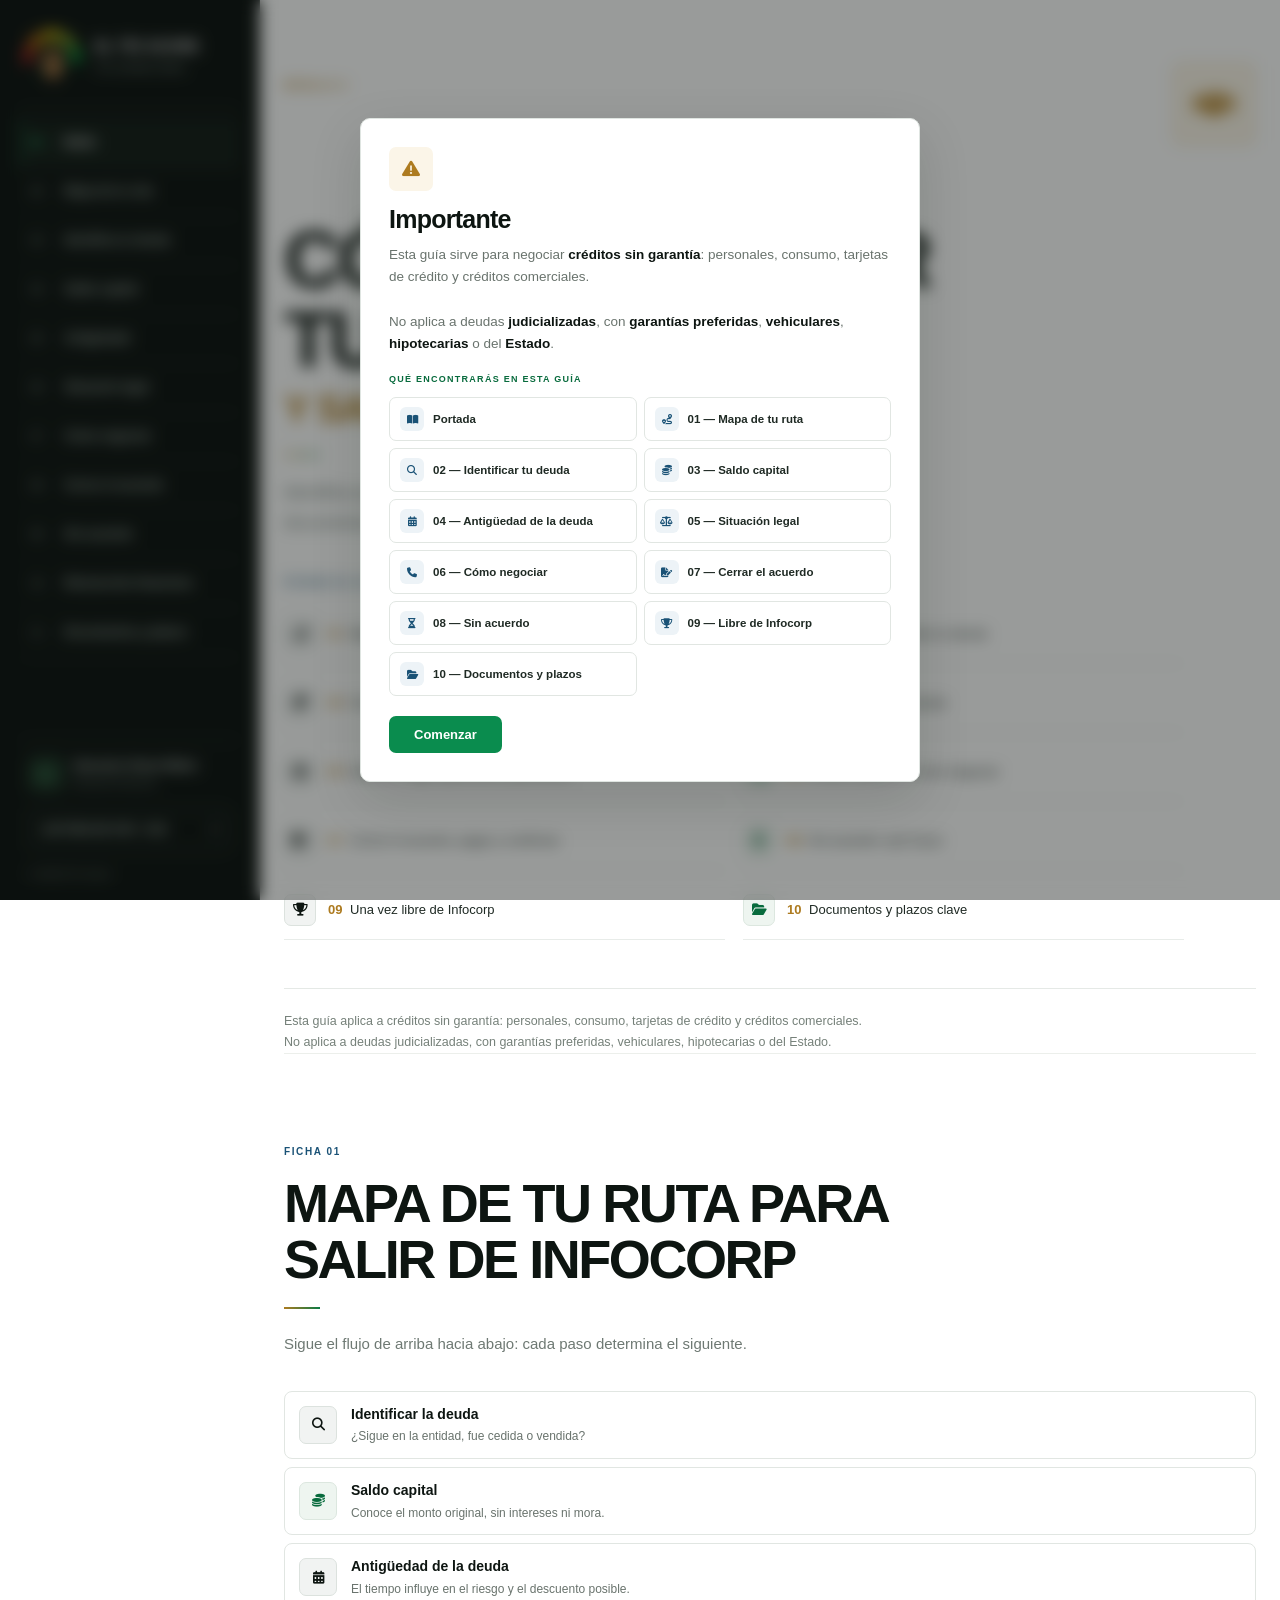
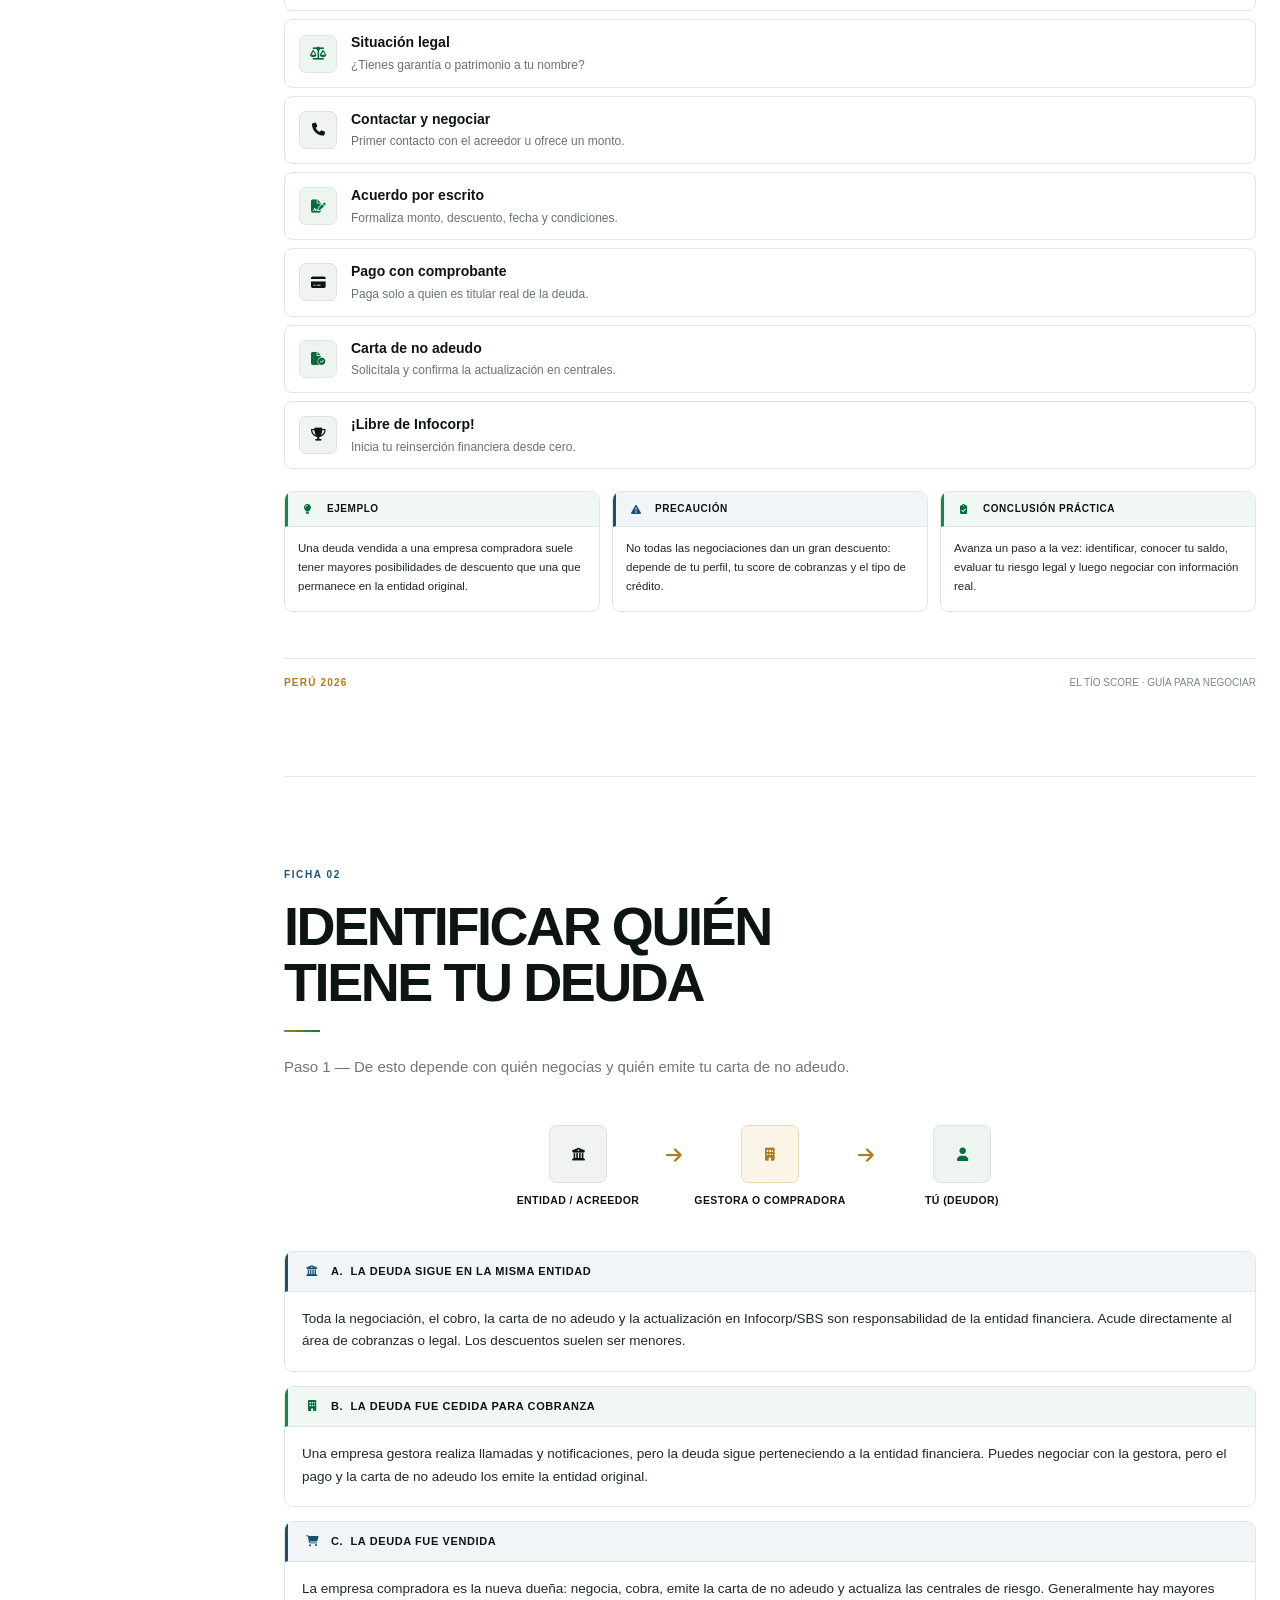
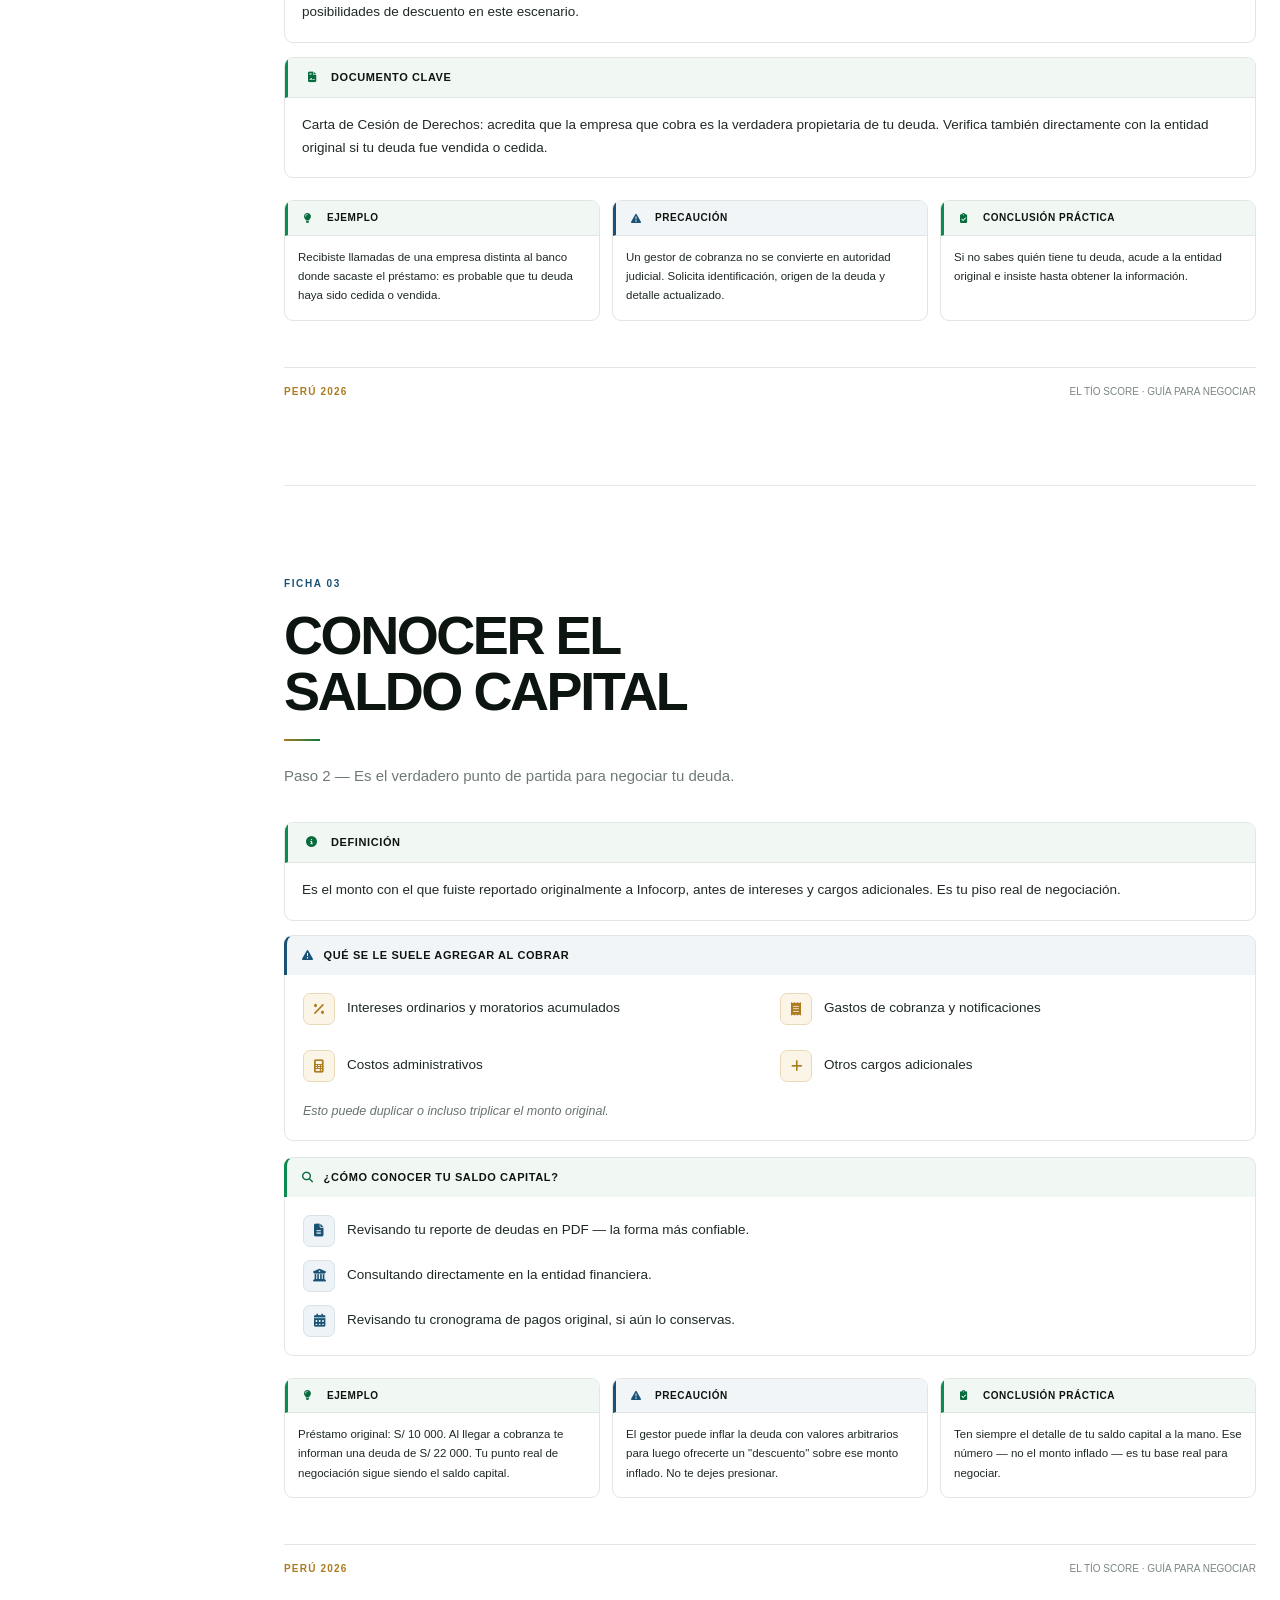
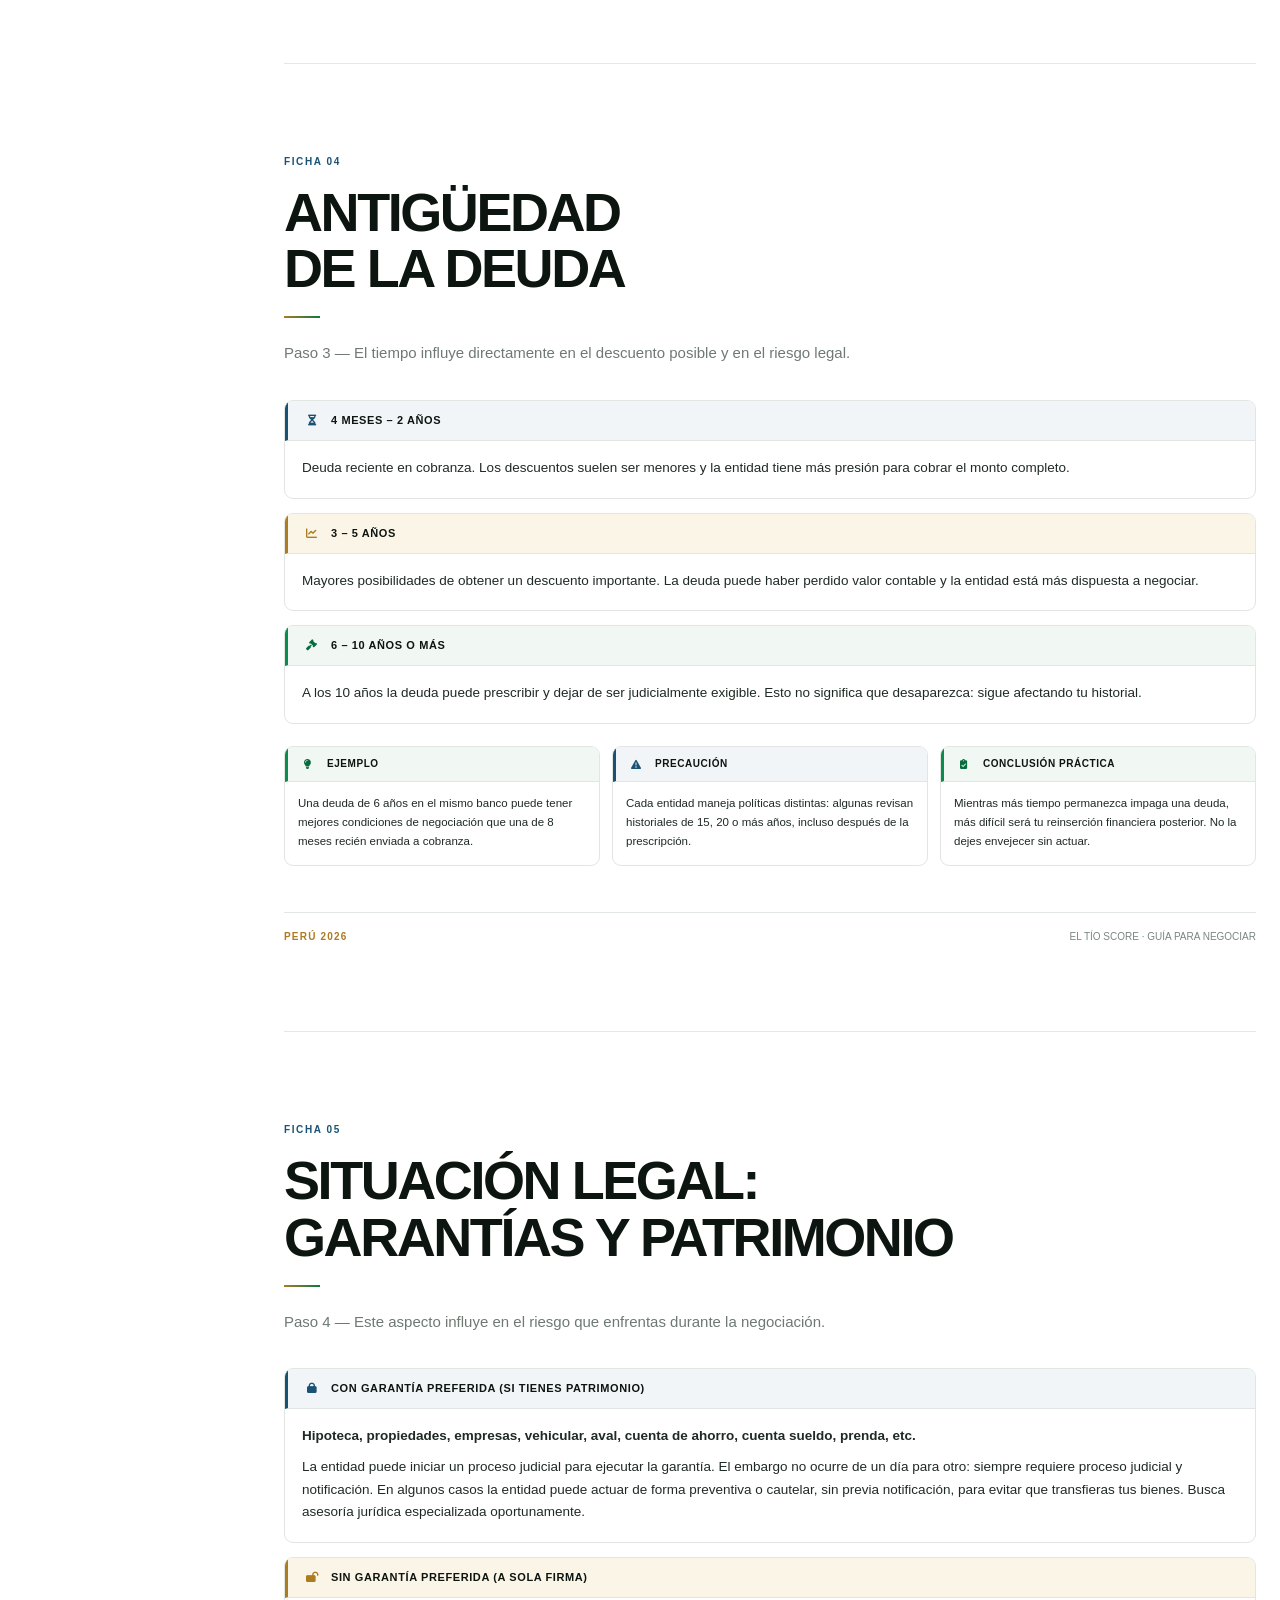
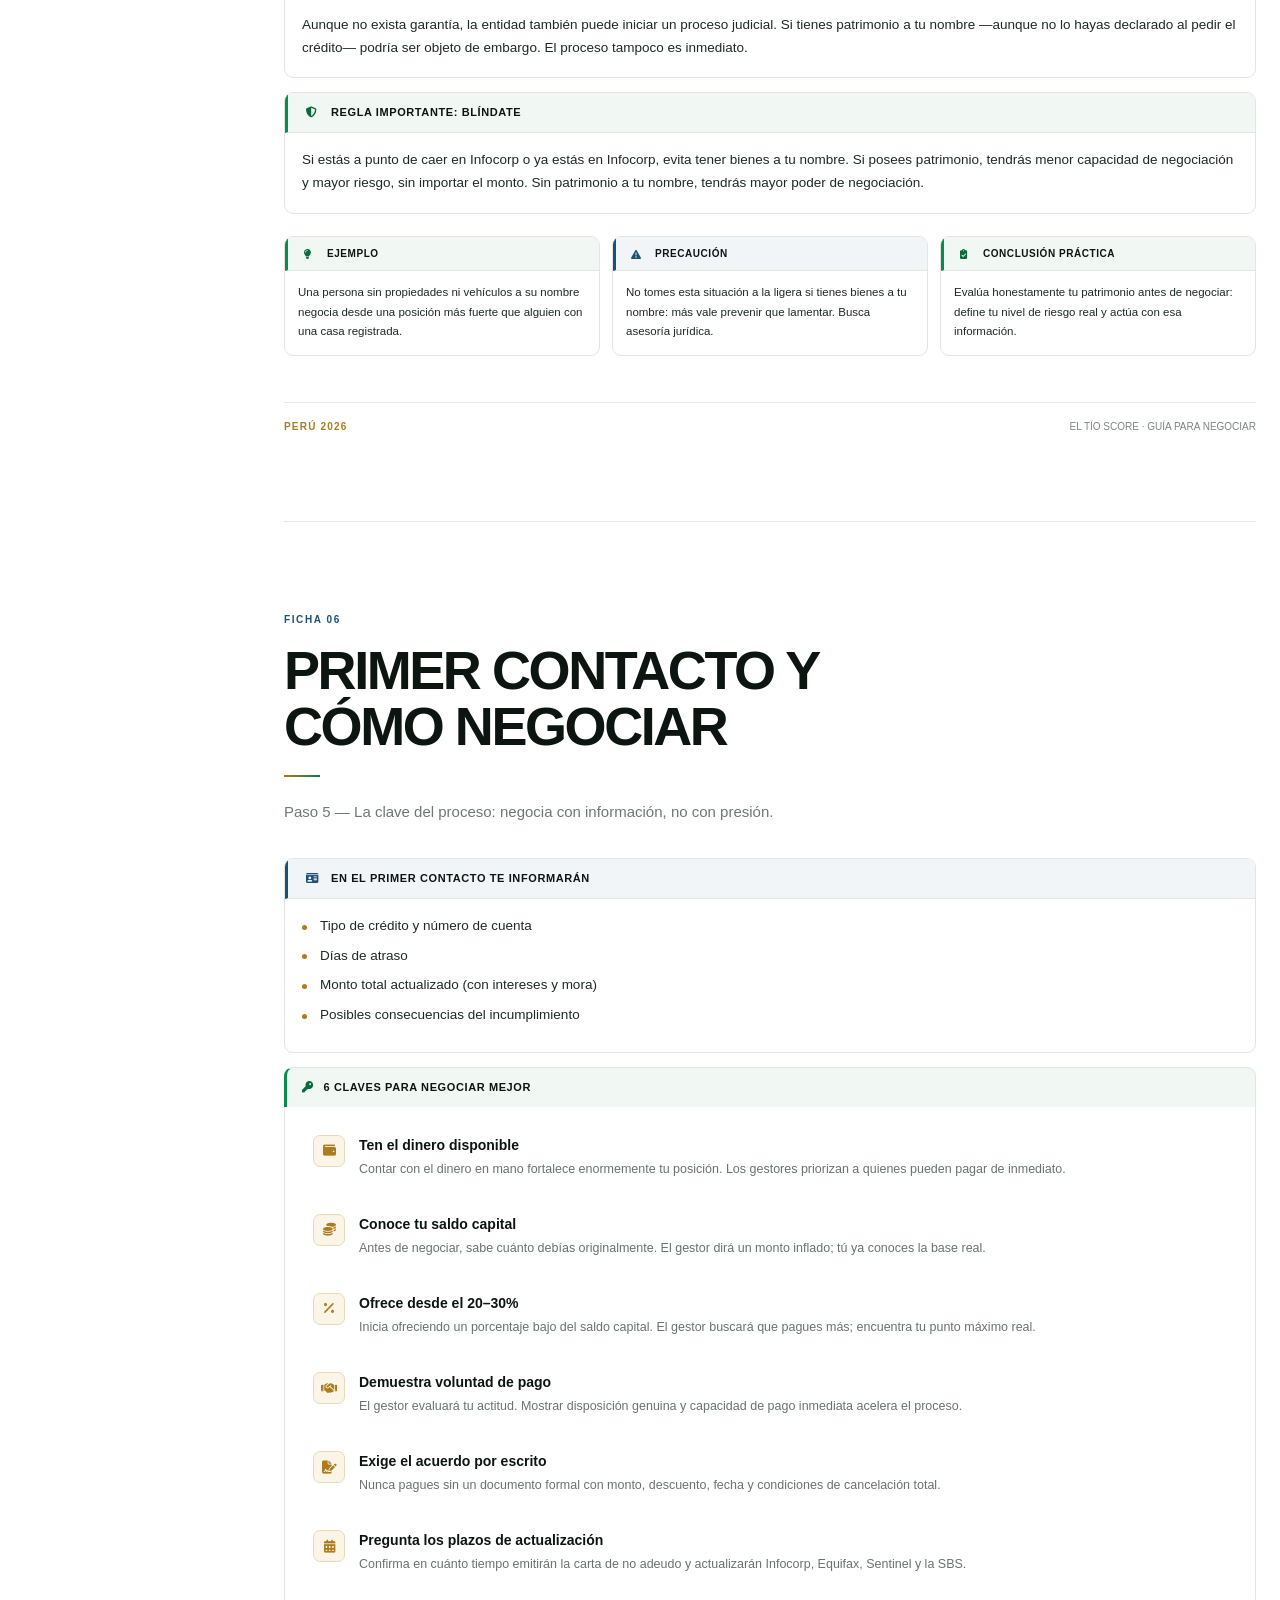
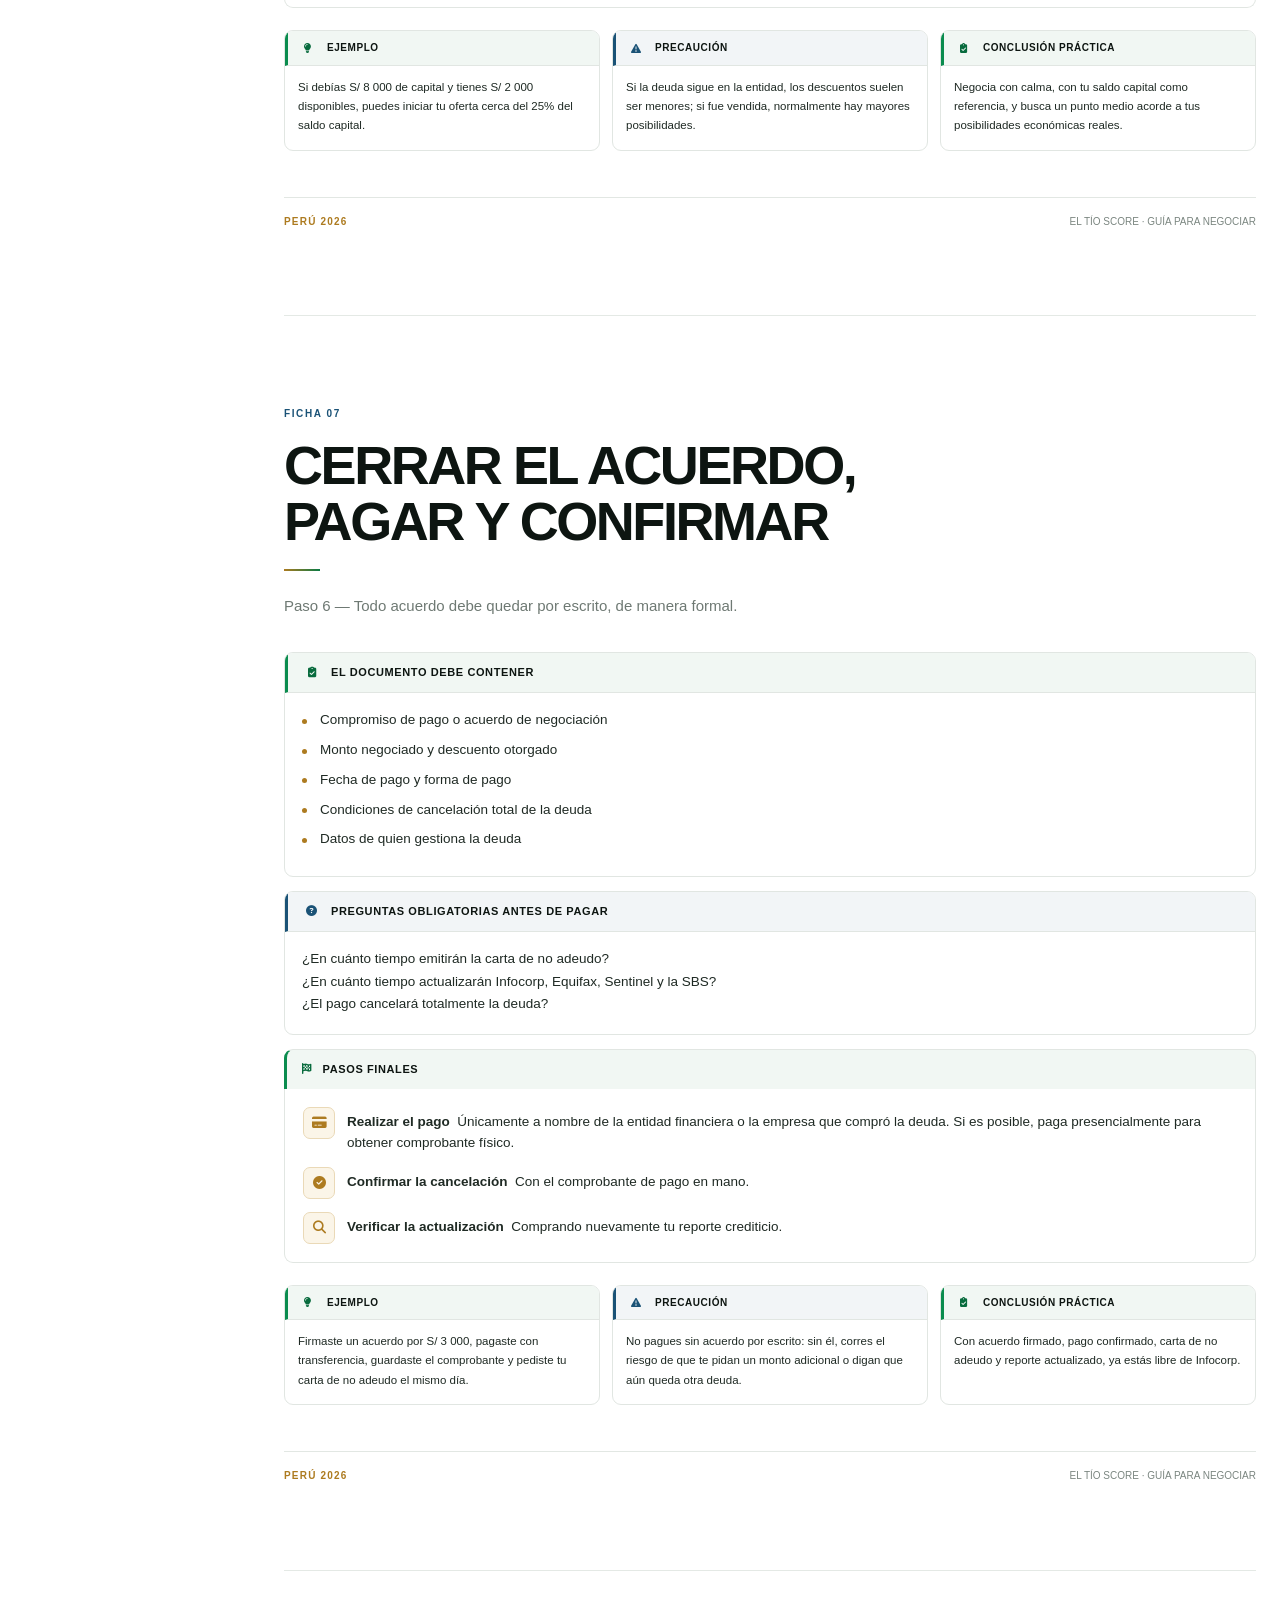
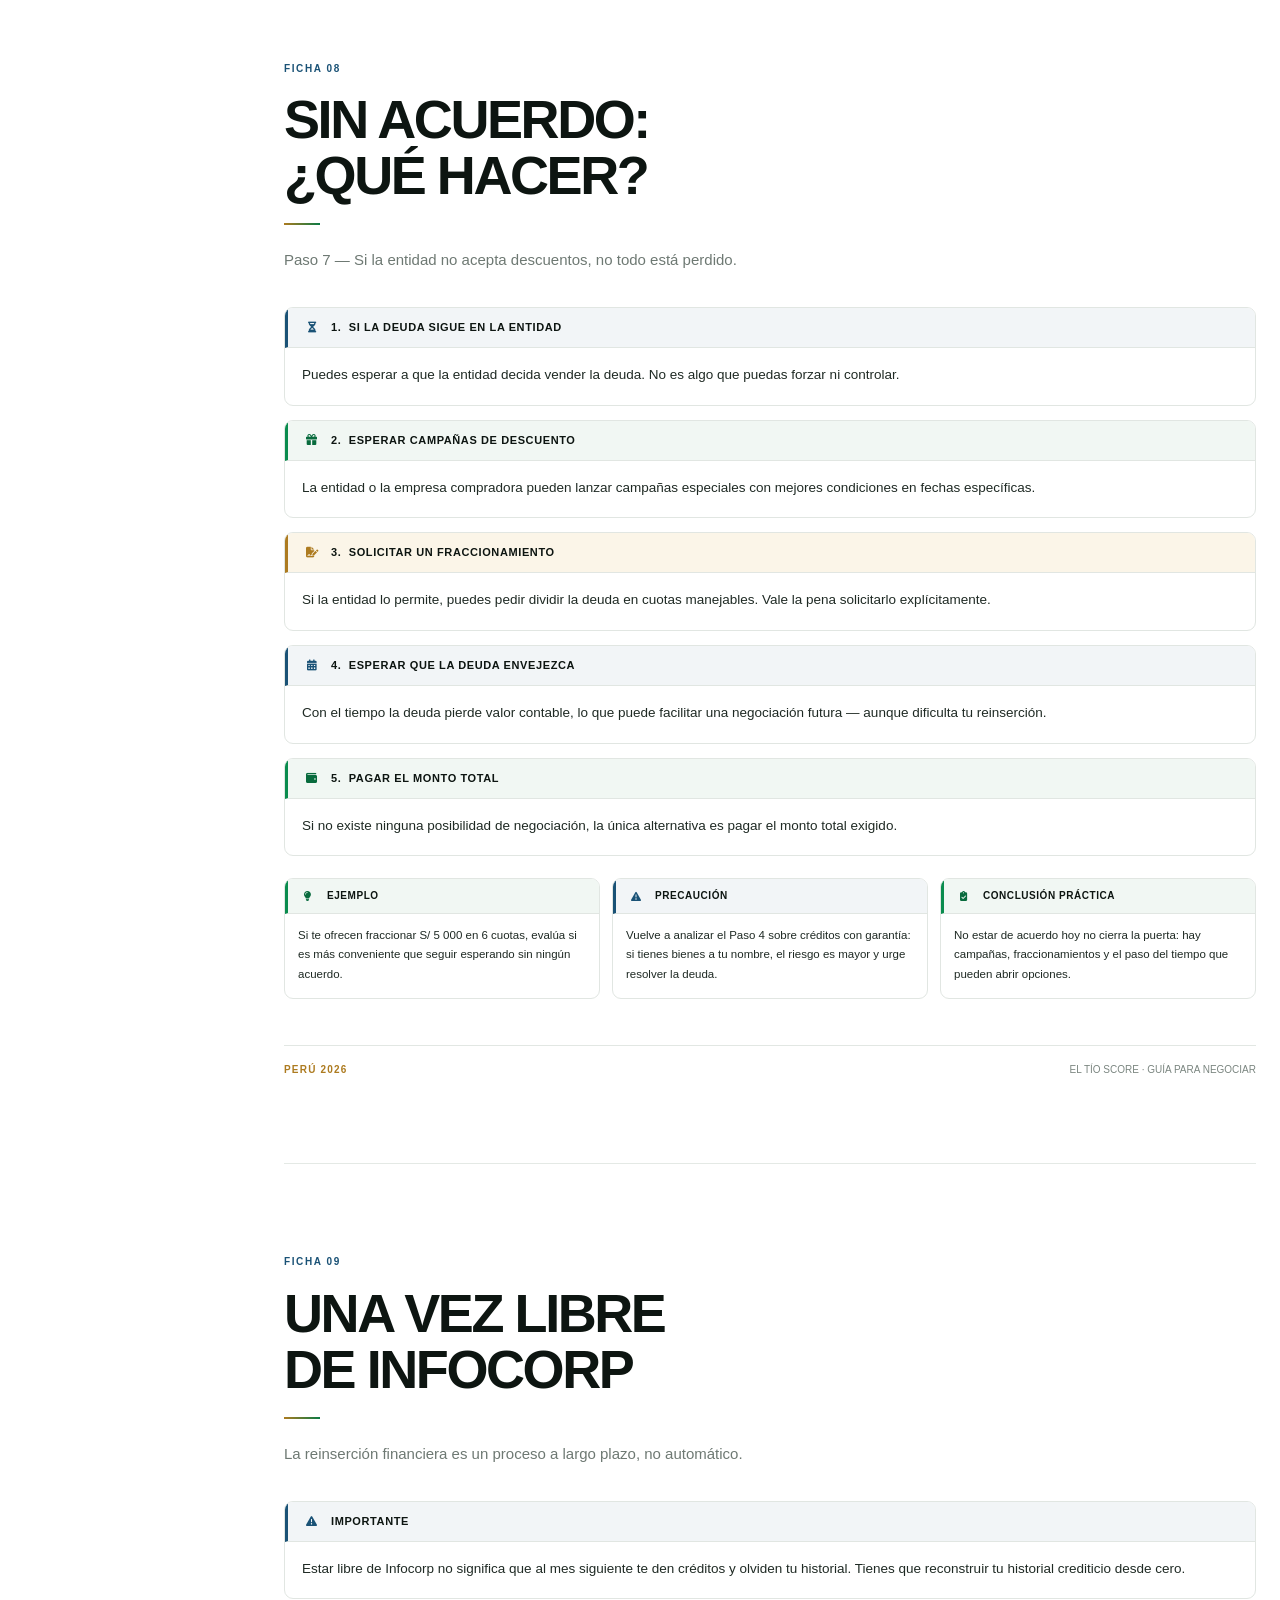
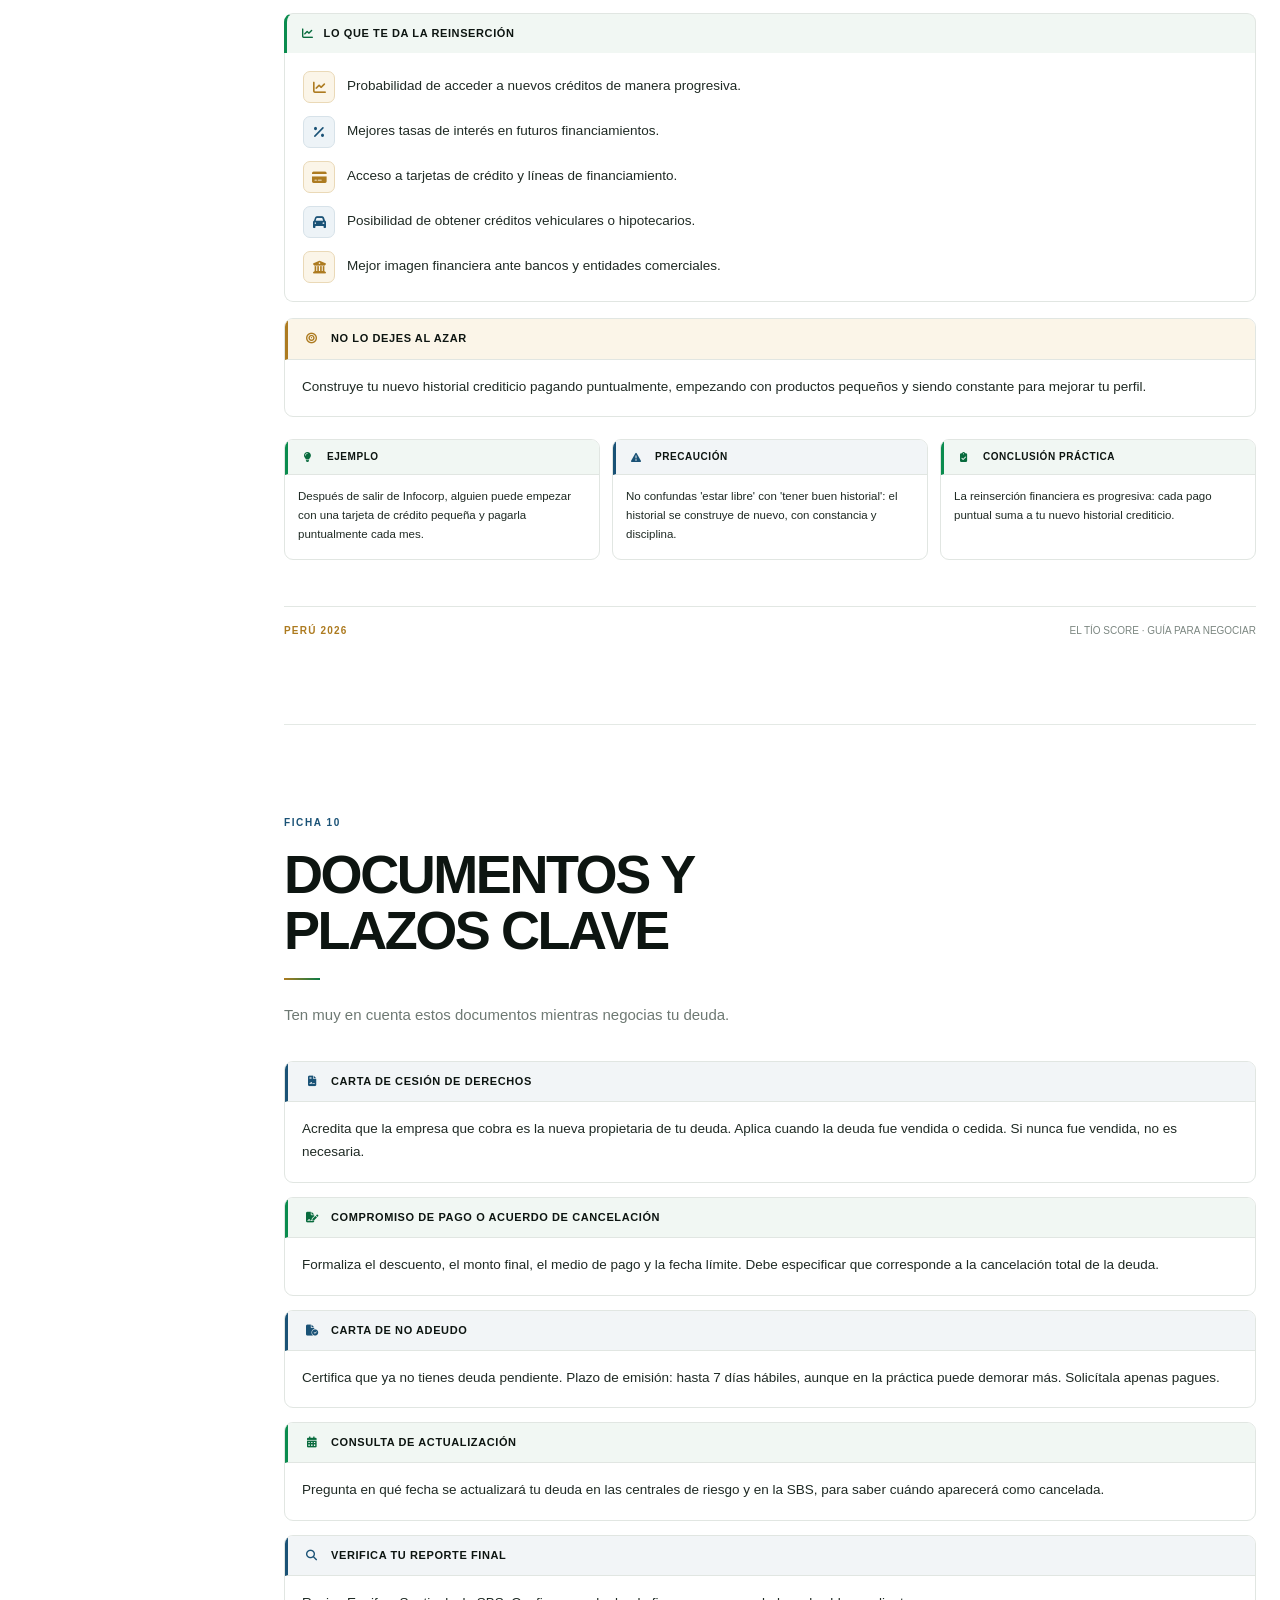
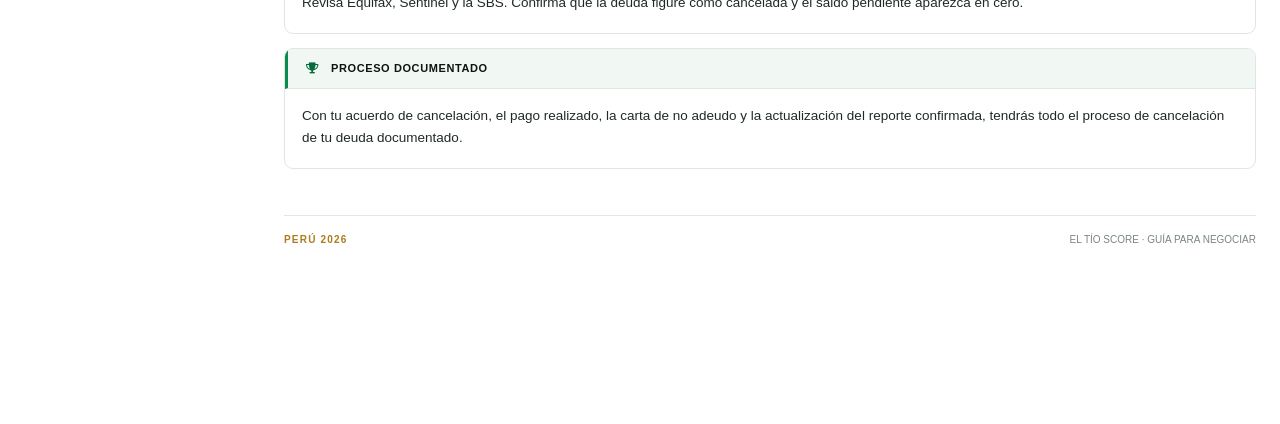
<file: guianegociar/index.html>
<!DOCTYPE html>
<html lang="es">
<head>
<meta charset="UTF-8">
<meta name="viewport" content="width=device-width, initial-scale=1.0">
<title>Guía para Salir de Infocorp — Cómo Negociar tu Deuda</title>
<meta name="theme-color" content="#0d1511">
<link rel="icon" href="/assets/favicon.webp?v=20260916-guide2">
<link rel="shortcut icon" href="/assets/favicon.webp?v=20260916-guide2">
<link rel="stylesheet" href="https://cdnjs.cloudflare.com/ajax/libs/font-awesome/6.5.1/css/all.min.css">
<link rel="stylesheet" href="/assets/sidebar.css?v=20260916-guide1">
<link rel="stylesheet" href="/assets/responsive-fixes.css?v=20260916-guide1">
<link rel="stylesheet" href="/assets/minimal-ui.css?v=20260916-guide1">
<style>
:root{--paper:#fff;--cream:#f6f5f1;--ink:#0d1511;--text:#1f2a24;--muted:#69736d;--gold:#ad7b20;--gold-light:#c99a43;--green:#0a7a45;--green-light:#18a85e;--brand-green:#0a8c4e;--brand-green-dark:#086b3d;--blue:#1a5276;--blue-soft:#edf3f7;--gold-soft:#fbf5e8;--ink-soft:#f1f3f2;--white:#fff;--cream-card:#fff;--maroon:#0d1511;--maroon-light:#18221d;--copper:#ad7b20;--text-dim:#69736d}
*{box-sizing:border-box;margin:0;padding:0}html{scroll-behavior:smooth;background:#fff}body{font-family:Arial,"Segoe UI",sans-serif;background:#fff;color:var(--text);line-height:1.55;overflow-x:hidden}a{color:inherit}.hidden{display:none!important}
.guide-mobile-nav{position:sticky;top:0;z-index:500;height:60px;padding:0 18px;display:flex;align-items:center;justify-content:space-between;background:rgba(255,255,255,.98);border-bottom:1px solid #e7ebe8}
.guide-mobile-brand{display:flex;align-items:center;gap:9px;text-decoration:none;color:var(--ink);font-size:13px;font-weight:800;letter-spacing:.02em}.guide-mobile-brand img{width:36px;height:36px;object-fit:contain}
.guide-mobile-index{border:1px solid #d8e0da;background:#fff;color:var(--ink);border-radius:7px;padding:8px 11px;font:700 11px Arial,sans-serif;cursor:pointer}
.guide-progress{position:fixed;left:0;right:0;top:60px;height:2px;z-index:490;background:transparent}.guide-progress span{display:block;height:100%;width:0;background:var(--brand-green);transition:width .08s linear}
@media(min-width:1100px){.guide-mobile-nav{display:none!important}.guide-progress{left:260px;top:0}.ts-sidebar{background:#0c110f!important;border-right-color:#202823!important}.ts-side-brand{padding-bottom:20px!important;margin-bottom:10px!important}.ts-side-brand img{width:64px!important;height:64px!important}.ts-side-nav a{min-height:48px!important;background:transparent!important;border-left-width:1px!important;padding-left:10px!important}.ts-side-nav a:hover{background:#111814!important}.ts-side-nav a[aria-current="location"]{background:#121b16!important;border-left-color:#21b46c!important}.ts-side-bottom{padding-top:16px!important}.ts-side-cta{border-radius:6px!important;background:transparent!important}.ts-side-monogram{border-radius:6px!important}}
main{width:100%;max-width:1120px;margin:0 auto;padding:0 24px 90px}.page{width:100%;max-width:980px;margin:0 auto;padding:84px 0 86px;position:relative;scroll-margin-top:24px;border-bottom:1px solid #e4e9e5;background:#fff;min-height:0!important;box-shadow:none!important}.page:last-child{border-bottom:0}
.cover{max-width:none;padding:0!important;border-bottom:1px solid #ecefeb;overflow:visible!important}.cover-top{min-height:220px;padding:72px 0 34px;position:relative;background:#fff!important;border:0!important}.cover-modulo{display:inline-block;color:var(--gold);font-size:10px;letter-spacing:.14em;font-weight:700;text-transform:uppercase}.cover-badge-icon{position:absolute;right:0;top:62px;width:84px;height:84px;display:grid;place-items:center;border:1px solid #ead9b7;border-radius:9px;color:var(--gold);font-size:32px;background:var(--gold-soft)}
.cover-body{padding:0 0 48px!important;background:#fff!important}.cover-title{font:900 clamp(48px,6.2vw,82px)/1.01 Arial,sans-serif;letter-spacing:-.05em;color:var(--ink);max-width:820px}.cover-subtitle{font:800 clamp(24px,3vw,40px)/1.08 Arial,sans-serif;letter-spacing:-.035em;color:var(--gold);margin:8px 0 24px}.cover-desc{font-size:17px;color:#68746e;max-width:690px;line-height:1.75;margin-bottom:38px}.cover-fichas-label{font-size:10px;letter-spacing:.16em;text-transform:uppercase;color:var(--blue);font-weight:700;margin-bottom:14px}
.cover-index{display:grid;grid-template-columns:1fr 1fr;gap:10px 18px;max-width:900px}.cover-index-item{display:flex;align-items:center;gap:12px;padding:13px 0;border-bottom:1px solid #e8ece9;font-size:13px;color:var(--text)}.idx-num{color:var(--gold);font-weight:800;margin-right:4px}.cover-bottom{padding:22px 0 0!important;background:#fff!important;border-top:1px solid #e5e9e6}.cover-bottom p{color:#758079!important;font-size:12.5px;line-height:1.7;max-width:820px;font-style:normal!important}
.badge{display:inline-block;background:transparent!important;color:var(--blue)!important;font-weight:700;font-size:10px;letter-spacing:.16em;padding:0!important;margin-bottom:15px;text-transform:uppercase}.ficha-title{font:800 clamp(34px,4.6vw,54px)/1.04 Arial,sans-serif;letter-spacing:-.045em;color:var(--ink)!important;margin-bottom:20px;max-width:850px}.divider{width:36px!important;height:2px!important;background:linear-gradient(90deg,var(--gold),var(--green))!important;margin-bottom:22px!important}.subtitle{font-style:normal!important;font-size:15px;color:#6e7973;margin-bottom:34px;max-width:780px;line-height:1.7}
.panel{background:#fff!important;border:1px solid #e1e6e2!important;border-radius:9px!important;margin-bottom:14px;overflow:hidden;box-shadow:none!important}.panel-header{display:flex;align-items:center;gap:10px;color:var(--ink)!important;font-weight:700;font-size:11px;letter-spacing:.055em;padding:11px 15px;text-transform:uppercase;border-bottom:1px solid #e1e6e2;background:#f8faf8!important}.panel-header[style*="var(--green)"]{background:#f1f7f3!important;border-left:3px solid var(--brand-green)!important}.panel-header[style*="var(--maroon)"]{background:#f2f5f7!important;border-left:3px solid var(--blue)!important}.panel-header[style*="var(--copper)"]{background:var(--gold-soft)!important;border-left:3px solid var(--gold)!important}.panel-header i{width:18px;text-align:center;flex-shrink:0;color:var(--ink)}.panel-header[style*="var(--green)"] i{color:var(--brand-green-dark)!important}.panel-header[style*="var(--maroon)"] i{color:var(--blue)!important}.panel-header[style*="var(--copper)"] i{color:var(--gold)!important}
.panel-body{padding:16px 17px 18px;font-size:13.5px;line-height:1.68;color:var(--text)}.panel-body p{margin-bottom:8px}.panel-body p:last-child{margin-bottom:0}.plain-list{list-style:none}.plain-list li{position:relative;padding-left:18px;margin-bottom:7px}.plain-list li::before{content:"";width:5px;height:5px;border-radius:50%;background:var(--gold);position:absolute;left:0;top:.7em}
.section-label{display:flex;align-items:center;gap:10px;color:var(--ink)!important;font-weight:700;font-size:11px;letter-spacing:.055em;padding:11px 15px;border:1px solid #e1e6e2;border-bottom:0;border-radius:9px 9px 0 0;text-transform:uppercase;background:#f8faf8!important}.section-label[style*="var(--green)"]{background:#f1f7f3!important;border-left:3px solid var(--brand-green)!important}.section-label[style*="var(--maroon)"]{background:#f2f5f7!important;border-left:3px solid var(--blue)!important}.section-label[style*="var(--copper)"]{background:var(--gold-soft)!important;border-left:3px solid var(--gold)!important}.section-label i{color:var(--ink)}.section-label[style*="var(--green)"] i{color:var(--brand-green-dark)!important}.section-label[style*="var(--maroon)"] i{color:var(--blue)!important}.section-label[style*="var(--copper)"] i{color:var(--gold)!important}.loose-box{background:#fff;border:1px solid #e1e6e2;border-top:0;border-radius:0 0 9px 9px;padding:18px;margin-bottom:16px}.italic-note{font-style:italic;font-size:12.5px;color:var(--muted);margin-top:7px}.two-col{display:grid;grid-template-columns:1fr 1fr;gap:12px 20px}
.icon-row{display:flex;align-items:flex-start;gap:12px;margin-bottom:13px}.icon-row:last-child{margin-bottom:0}.icon-row-text{font-size:13.5px;line-height:1.58;padding-top:4px}.mini-circle{flex-shrink:0;width:32px;height:32px;border-radius:7px;display:flex;align-items:center;justify-content:center;font-size:13px;background:var(--ink-soft)!important;color:var(--ink)!important;border:1px solid #dce2de}.mini-circle[style*="var(--green)"]{background:#eef5f0!important;color:var(--brand-green-dark)!important;border-color:#dce7df!important}.mini-circle[style*="var(--green-light)"]{background:var(--blue-soft)!important;color:var(--blue)!important;border-color:#d7e2e9!important}.mini-circle[style*="var(--copper)"]{background:var(--gold-soft)!important;color:var(--gold)!important;border-color:#ead9b7!important}.mini-circle[style*="var(--maroon)"]{background:var(--ink-soft)!important;color:var(--ink)!important;border-color:#dce2de!important}
.step-list{display:grid;gap:8px;margin-bottom:20px}.step-row{display:flex;align-items:center;gap:14px;background:#fff;border:1px solid #e1e6e2!important;border-radius:8px;padding:12px 14px;margin-bottom:0!important}.step-circle{width:38px;height:38px}.step-text{display:flex;flex-direction:column;gap:2px}.step-text strong{font-size:14px;color:var(--ink)}.step-text span{font-size:12px;color:var(--muted)}
.flow{display:flex;align-items:flex-start;justify-content:center;gap:8px;padding:12px 10px 24px;margin-bottom:18px}.flow-step{display:flex;flex-direction:column;align-items:center;width:160px}.flow-circle{width:58px;height:58px}.flow-label{margin-top:9px;font-size:10.5px;font-weight:700;text-align:center;color:var(--ink);letter-spacing:.04em}.flow-arrow{color:var(--gold);font-size:18px;margin-top:18px}
.claves-box{padding-bottom:8px}.clave-row{display:flex;align-items:flex-start;gap:14px;margin-bottom:15px;padding:10px}.clave-row strong{font-size:14px;display:block;margin-bottom:3px;color:var(--ink)}.clave-row p{font-size:12.5px;color:var(--muted);line-height:1.55}.trio{display:grid;grid-template-columns:repeat(3,1fr);gap:12px;margin-top:22px}.trio-card{margin-bottom:0}.trio-card .panel-header{font-size:10px;padding:9px 11px}.trio-card .panel-body{font-size:11.5px;padding:12px 13px 14px}
.footer-bar{position:static!important;width:auto!important;height:auto!important;background:transparent!important;margin-top:46px;border-top:1px solid #e2e7e3;padding:16px 0 0!important;display:flex;align-items:center;justify-content:space-between;gap:16px}.footer-left{color:var(--gold)!important;font-weight:700;font-size:10px;letter-spacing:.12em}.footer-right{color:#7b8680!important;font-size:10px;opacity:1!important}
.aviso-overlay{position:fixed;inset:0;z-index:3000;background:rgba(12,18,15,.42);backdrop-filter:blur(8px);display:flex;align-items:center;justify-content:center;padding:20px;opacity:0;visibility:hidden;transition:.2s}.aviso-overlay.show{opacity:1;visibility:visible}.aviso-box{background:#fff;border:1px solid #dfe5e1;border-top:1px solid #dfe5e1!important;border-radius:10px;max-width:560px;width:100%;max-height:88vh;overflow:auto;padding:28px;box-shadow:0 18px 52px rgba(13,21,17,.14);transform:translateY(10px);transition:.2s;text-align:left}.aviso-overlay.show .aviso-box{transform:none}
.aviso-icon{width:44px;height:44px;border-radius:7px;background:var(--gold-soft);color:var(--gold);font-size:18px;display:flex;align-items:center;justify-content:center;margin:0 0 14px}.aviso-title{font:800 25px Arial,sans-serif;color:var(--ink);margin-bottom:10px;letter-spacing:-.03em}.aviso-text{color:var(--muted);font-size:13.5px;line-height:1.65;margin-bottom:18px;text-align:left}.aviso-text strong{color:var(--ink)}
.aviso-index-label{font-size:9px;letter-spacing:.14em;text-transform:uppercase;color:var(--brand-green-dark);font-weight:700;margin:4px 0 10px;text-align:left}.aviso-index{list-style:none;margin-bottom:20px;display:grid;grid-template-columns:1fr 1fr;gap:7px}.aviso-index button{width:100%;display:flex;align-items:center;gap:9px;background:#fff;border:1px solid #e1e6e2;border-radius:7px;padding:9px 10px;cursor:pointer;font:600 11.5px Arial,sans-serif;color:var(--text);text-align:left}.aviso-index button:hover{border-color:#9db3a4;background:#fafbfa}.aviso-index .idx-icon{flex-shrink:0;width:24px;height:24px;border-radius:6px;background:var(--blue-soft);color:var(--blue);font-size:10px;display:flex;align-items:center;justify-content:center}.aviso-btn{background:var(--brand-green);color:#fff;border:0;border-radius:7px;padding:11px 25px;font:700 13px Arial,sans-serif;cursor:pointer}
.back-top{position:fixed;right:22px;bottom:22px;z-index:440;width:42px;height:42px;border-radius:8px;border:1px solid #dfe5e1;background:#fff;color:var(--ink);box-shadow:0 8px 24px rgba(13,21,17,.08);cursor:pointer;opacity:0;pointer-events:none;transform:translateY(8px);transition:.2s}.back-top.show{opacity:1;pointer-events:auto;transform:none}
@media(max-width:1099px){body{margin-left:0!important}main{padding-left:20px;padding-right:20px}.page{padding-top:68px;padding-bottom:70px;scroll-margin-top:76px}}
@media(max-width:700px){main{padding-left:17px;padding-right:17px}.page{padding-top:56px;padding-bottom:58px}.cover-top{min-height:170px;padding-top:48px}.cover-badge-icon{width:64px;height:64px;top:42px;font-size:24px}.cover-title{font-size:clamp(38px,11vw,54px)}.cover-subtitle{font-size:clamp(21px,6.4vw,30px)}.cover-desc{font-size:15px}.cover-index{grid-template-columns:1fr}.trio{grid-template-columns:1fr}.two-col{grid-template-columns:1fr}.flow{gap:2px}.flow-step{width:92px}.flow-circle{width:48px;height:48px}.flow-label{font-size:8px}.flow-arrow{font-size:14px;margin-top:15px}.aviso-box{padding:23px 18px}.aviso-index{grid-template-columns:1fr}.footer-right{max-width:62%;text-align:right}}
@media print{body{margin-left:0!important}.ts-sidebar,.guide-mobile-nav,.guide-progress,.back-top,.aviso-overlay{display:none!important}main{padding:0;max-width:none}.page{page-break-after:always;border:0;width:100%;max-width:none;min-height:100vh;padding:44px}.cover{min-height:100vh}}
</style>
</head>
<body>

<div class="aviso-overlay" id="avisoOverlay">
  <div class="aviso-box">
    <div class="aviso-icon"><i class="fa-solid fa-triangle-exclamation"></i></div>
    <h2 class="aviso-title">Importante</h2>
    <p class="aviso-text">Esta guía sirve para negociar <strong>créditos sin garantía</strong>: personales, consumo, tarjetas de crédito y créditos comerciales.<br><br>
    No aplica a deudas <strong>judicializadas</strong>, con <strong>garantías preferidas</strong>, <strong>vehiculares</strong>, <strong>hipotecarias</strong> o del <strong>Estado</strong>.</p>
    <div class="aviso-index-label">Qué encontrarás en esta guía</div>
    <ul class="aviso-index">
      
      <li><button onclick="irAIndice('pg0')"><span class="idx-icon"><i class="fa-solid fa-book-open"></i></span><span>Portada</span></button></li>
      <li><button onclick="irAIndice('pg1')"><span class="idx-icon"><i class="fa-solid fa-route"></i></span><span>01 — Mapa de tu ruta</span></button></li>
      <li><button onclick="irAIndice('pg2')"><span class="idx-icon"><i class="fa-solid fa-magnifying-glass"></i></span><span>02 — Identificar tu deuda</span></button></li>
      <li><button onclick="irAIndice('pg3')"><span class="idx-icon"><i class="fa-solid fa-coins"></i></span><span>03 — Saldo capital</span></button></li>
      <li><button onclick="irAIndice('pg4')"><span class="idx-icon"><i class="fa-solid fa-calendar-days"></i></span><span>04 — Antigüedad de la deuda</span></button></li>
      <li><button onclick="irAIndice('pg5')"><span class="idx-icon"><i class="fa-solid fa-scale-balanced"></i></span><span>05 — Situación legal</span></button></li>
      <li><button onclick="irAIndice('pg6')"><span class="idx-icon"><i class="fa-solid fa-phone"></i></span><span>06 — Cómo negociar</span></button></li>
      <li><button onclick="irAIndice('pg7')"><span class="idx-icon"><i class="fa-solid fa-file-signature"></i></span><span>07 — Cerrar el acuerdo</span></button></li>
      <li><button onclick="irAIndice('pg8')"><span class="idx-icon"><i class="fa-solid fa-hourglass-half"></i></span><span>08 — Sin acuerdo</span></button></li>
      <li><button onclick="irAIndice('pg9')"><span class="idx-icon"><i class="fa-solid fa-trophy"></i></span><span>09 — Libre de Infocorp</span></button></li>
      <li><button onclick="irAIndice('pg10')"><span class="idx-icon"><i class="fa-solid fa-folder-open"></i></span><span>10 — Documentos y plazos</span></button></li>
    </ul>
    <button class="aviso-btn" onclick="cerrarAviso()">Comenzar</button>
  </div>
</div>

<aside class="ts-sidebar" aria-label="Guía para negociar tu deuda">
  <a class="ts-side-brand" href="#pg0" aria-label="El Tío Score · Guía para negociar"><img src="/assets/favicon.webp" width="84" height="84" alt="El Tío Score"><span>EL TÍO SCORE<small>Tus cuentas claras</small></span></a>
  <nav class="ts-side-nav" aria-label="Secciones de la guía"><ol>
    <li><a class="guide-nav-link" href="#pg0" aria-current="location"><span class="ts-side-number">01</span><span>Inicio</span></a></li>
    <li><a class="guide-nav-link" href="#pg1"><span class="ts-side-number">02</span><span>Mapa de tu ruta</span></a></li>
    <li><a class="guide-nav-link" href="#pg2"><span class="ts-side-number">03</span><span>Identifica tu deuda</span></a></li>
    <li><a class="guide-nav-link" href="#pg3"><span class="ts-side-number">04</span><span>Saldo capital</span></a></li>
    <li><a class="guide-nav-link" href="#pg4"><span class="ts-side-number">05</span><span>Antigüedad</span></a></li>
    <li><a class="guide-nav-link" href="#pg5"><span class="ts-side-number">06</span><span>Situación legal</span></a></li>
    <li><a class="guide-nav-link" href="#pg6"><span class="ts-side-number">07</span><span>Cómo negociar</span></a></li>
    <li><a class="guide-nav-link" href="#pg7"><span class="ts-side-number">08</span><span>Cerrar el acuerdo</span></a></li>
    <li><a class="guide-nav-link" href="#pg8"><span class="ts-side-number">09</span><span>Sin acuerdo</span></a></li>
    <li><a class="guide-nav-link" href="#pg9"><span class="ts-side-number">10</span><span>Reinserción financiera</span></a></li>
    <li><a class="guide-nav-link" href="#pg10"><span class="ts-side-number">11</span><span>Documentos y plazos</span></a></li>
  </ol></nav>
  <div class="ts-side-bottom"><div class="ts-side-author"><span class="ts-side-monogram" aria-hidden="true">GC</span><div><strong>Giancarlos Chavez Mattus</strong><small>Educación financiera</small></div></div><a class="ts-side-cta" href="https://wa.me/51949771751?text=Hola%2C%20T%C3%ADo%20Score.%20Quisiera%20una%20lectura%20en%20vivo%20de%20mi%20reporte." target="_blank" rel="noopener noreferrer">LECTURA EN VIVO · S/10 <span aria-hidden="true">↗</span></a><small class="ts-side-copyright">© 2026 El Tío Score</small></div>
</aside>
<nav class="guide-mobile-nav" aria-label="Navegación de la guía"><a class="guide-mobile-brand" href="#pg0"><img src="/assets/favicon.webp" alt="" width="36" height="36"><span>EL TÍO SCORE</span></a><button class="guide-mobile-index" type="button" onclick="abrirIndice()">Índice</button></nav>
<div class="guide-progress" aria-hidden="true"><span id="guideProgressBar"></span></div>
<main>

<section id="pg0" class="page cover">
  <div class="cover-top">
    <div class="cover-badge-icon"><i class="fa-solid fa-handshake"></i></div>
    <div class="cover-modulo">MÓDULO 2</div>
  </div>
  <div class="cover-body">
    <h1 class="cover-title">CÓMO NEGOCIAR<br>TU DEUDA</h1>
    <h2 class="cover-subtitle">Y SALIR DE INFOCORP</h2>
    <div class="divider" style="width:2.3in;"></div>
    <p class="cover-desc">Identifica quién tiene tu deuda, conoce tu saldo capital, negocia con seguridad y documenta cada paso para reconstruir tu historial crediticio.</p>
    <div class="cover-fichas-label">FICHAS 01–10</div>
    <div class="cover-index">
      
      <div class="cover-index-item">
        <div class="mini-circle" style="background:var(--maroon)"><i class="fa-solid fa-route"></i></div>
        <div><span class="idx-num">01</span> Mapa de tu ruta para salir de Infocorp</div>
      </div>
      <div class="cover-index-item">
        <div class="mini-circle" style="background:var(--green)"><i class="fa-solid fa-magnifying-glass"></i></div>
        <div><span class="idx-num">02</span> Identificar quién tiene tu deuda</div>
      </div>
      <div class="cover-index-item">
        <div class="mini-circle" style="background:var(--maroon)"><i class="fa-solid fa-coins"></i></div>
        <div><span class="idx-num">03</span> Conocer el saldo capital</div>
      </div>
      <div class="cover-index-item">
        <div class="mini-circle" style="background:var(--green)"><i class="fa-solid fa-calendar-days"></i></div>
        <div><span class="idx-num">04</span> Antigüedad de la deuda</div>
      </div>
      <div class="cover-index-item">
        <div class="mini-circle" style="background:var(--maroon)"><i class="fa-solid fa-scale-balanced"></i></div>
        <div><span class="idx-num">05</span> Situación legal: garantías y patrimonio</div>
      </div>
      <div class="cover-index-item">
        <div class="mini-circle" style="background:var(--green)"><i class="fa-solid fa-phone"></i></div>
        <div><span class="idx-num">06</span> Primer contacto y cómo negociar</div>
      </div>
      <div class="cover-index-item">
        <div class="mini-circle" style="background:var(--maroon)"><i class="fa-solid fa-file-signature"></i></div>
        <div><span class="idx-num">07</span> Cerrar el acuerdo, pagar y confirmar</div>
      </div>
      <div class="cover-index-item">
        <div class="mini-circle" style="background:var(--green)"><i class="fa-solid fa-hourglass-half"></i></div>
        <div><span class="idx-num">08</span> Sin acuerdo: qué hacer</div>
      </div>
      <div class="cover-index-item">
        <div class="mini-circle" style="background:var(--maroon)"><i class="fa-solid fa-trophy"></i></div>
        <div><span class="idx-num">09</span> Una vez libre de Infocorp</div>
      </div>
      <div class="cover-index-item">
        <div class="mini-circle" style="background:var(--green)"><i class="fa-solid fa-folder-open"></i></div>
        <div><span class="idx-num">10</span> Documentos y plazos clave</div>
      </div>
    </div>
  </div>
  <div class="cover-bottom">
    <p>Esta guía aplica a créditos sin garantía: personales, consumo, tarjetas de crédito y créditos comerciales.<br>
    No aplica a deudas judicializadas, con garantías preferidas, vehiculares, hipotecarias o del Estado.</p>
  </div>
</section>

<section id="pg1" class="page">
  
  <div class="badge">FICHA 01</div>
  <h1 class="ficha-title">MAPA DE TU RUTA PARA<br>SALIR DE INFOCORP</h1>
  <div class="divider"></div>
  <p class="subtitle">Sigue el flujo de arriba hacia abajo: cada paso determina el siguiente.</p>
  <div class="step-list">
    
    <div class="step-row" style="border-color:var(--maroon)">
      <div class="mini-circle step-circle" style="background:var(--maroon)"><i class="fa-solid fa-magnifying-glass"></i></div>
      <div class="step-text"><strong>Identificar la deuda</strong><span>¿Sigue en la entidad, fue cedida o vendida?</span></div>
    </div>
    <div class="step-row" style="border-color:var(--green)">
      <div class="mini-circle step-circle" style="background:var(--green)"><i class="fa-solid fa-coins"></i></div>
      <div class="step-text"><strong>Saldo capital</strong><span>Conoce el monto original, sin intereses ni mora.</span></div>
    </div>
    <div class="step-row" style="border-color:var(--maroon)">
      <div class="mini-circle step-circle" style="background:var(--maroon)"><i class="fa-solid fa-calendar-days"></i></div>
      <div class="step-text"><strong>Antigüedad de la deuda</strong><span>El tiempo influye en el riesgo y el descuento posible.</span></div>
    </div>
    <div class="step-row" style="border-color:var(--green)">
      <div class="mini-circle step-circle" style="background:var(--green)"><i class="fa-solid fa-scale-balanced"></i></div>
      <div class="step-text"><strong>Situación legal</strong><span>¿Tienes garantía o patrimonio a tu nombre?</span></div>
    </div>
    <div class="step-row" style="border-color:var(--maroon)">
      <div class="mini-circle step-circle" style="background:var(--maroon)"><i class="fa-solid fa-phone"></i></div>
      <div class="step-text"><strong>Contactar y negociar</strong><span>Primer contacto con el acreedor u ofrece un monto.</span></div>
    </div>
    <div class="step-row" style="border-color:var(--green)">
      <div class="mini-circle step-circle" style="background:var(--green)"><i class="fa-solid fa-file-signature"></i></div>
      <div class="step-text"><strong>Acuerdo por escrito</strong><span>Formaliza monto, descuento, fecha y condiciones.</span></div>
    </div>
    <div class="step-row" style="border-color:var(--maroon)">
      <div class="mini-circle step-circle" style="background:var(--maroon)"><i class="fa-solid fa-credit-card"></i></div>
      <div class="step-text"><strong>Pago con comprobante</strong><span>Paga solo a quien es titular real de la deuda.</span></div>
    </div>
    <div class="step-row" style="border-color:var(--green)">
      <div class="mini-circle step-circle" style="background:var(--green)"><i class="fa-solid fa-file-circle-check"></i></div>
      <div class="step-text"><strong>Carta de no adeudo</strong><span>Solicítala y confirma la actualización en centrales.</span></div>
    </div>
    <div class="step-row" style="border-color:var(--maroon)">
      <div class="mini-circle step-circle" style="background:var(--maroon)"><i class="fa-solid fa-trophy"></i></div>
      <div class="step-text"><strong>¡Libre de Infocorp!</strong><span>Inicia tu reinserción financiera desde cero.</span></div>
    </div>
  </div>
  
  <div class="trio">
    
  <div class="panel trio-card">
    <div class="panel-header" style="background:var(--green)"><i class="fa-solid fa-lightbulb"></i><span>EJEMPLO</span></div>
    <div class="panel-body"><p>Una deuda vendida a una empresa compradora suele tener mayores posibilidades de descuento que una que permanece en la entidad original.</p></div>
  </div>
    
  <div class="panel trio-card">
    <div class="panel-header" style="background:var(--maroon)"><i class="fa-solid fa-triangle-exclamation"></i><span>PRECAUCIÓN</span></div>
    <div class="panel-body"><p>No todas las negociaciones dan un gran descuento: depende de tu perfil, tu score de cobranzas y el tipo de crédito.</p></div>
  </div>
    
  <div class="panel trio-card">
    <div class="panel-header" style="background:var(--green)"><i class="fa-solid fa-clipboard-check"></i><span>CONCLUSIÓN PRÁCTICA</span></div>
    <div class="panel-body"><p>Avanza un paso a la vez: identificar, conocer tu saldo, evaluar tu riesgo legal y luego negociar con información real.</p></div>
  </div>
  </div>
  
  <div class="footer-bar">
    <span class="footer-left">PERÚ 2026</span>
    <span class="footer-right">EL TÍO SCORE · GUÍA PARA NEGOCIAR</span>
  </div>
</section>

<section id="pg2" class="page">
  
  <div class="badge">FICHA 02</div>
  <h1 class="ficha-title">IDENTIFICAR QUIÉN<br>TIENE TU DEUDA</h1>
  <div class="divider"></div>
  <p class="subtitle">Paso 1 — De esto depende con quién negocias y quién emite tu carta de no adeudo.</p>
  
  <div class="flow">
    
      <div class="flow-step">
        <div class="mini-circle flow-circle" style="background:var(--maroon)"><i class="fa-solid fa-building-columns"></i></div>
        <div class="flow-label">ENTIDAD / ACREEDOR</div>
      </div>
      <div class="flow-arrow"><i class="fa-solid fa-arrow-right"></i></div>
    
      <div class="flow-step">
        <div class="mini-circle flow-circle" style="background:var(--copper)"><i class="fa-solid fa-building"></i></div>
        <div class="flow-label">GESTORA O COMPRADORA</div>
      </div>
      <div class="flow-arrow"><i class="fa-solid fa-arrow-right"></i></div>
    
      <div class="flow-step">
        <div class="mini-circle flow-circle" style="background:var(--green)"><i class="fa-solid fa-user"></i></div>
        <div class="flow-label">TÚ (DEUDOR)</div>
      </div>
      
    
  </div>
  
  <div class="panel ">
    <div class="panel-header" style="background:var(--maroon)"><i class="fa-solid fa-building-columns"></i><span>A.&nbsp; LA DEUDA SIGUE EN LA MISMA ENTIDAD</span></div>
    <div class="panel-body"><p>Toda la negociación, el cobro, la carta de no adeudo y la actualización en Infocorp/SBS son responsabilidad de la entidad financiera. Acude directamente al área de cobranzas o legal. Los descuentos suelen ser menores.</p></div>
  </div>
  
  <div class="panel ">
    <div class="panel-header" style="background:var(--green)"><i class="fa-solid fa-building"></i><span>B.&nbsp; LA DEUDA FUE CEDIDA PARA COBRANZA</span></div>
    <div class="panel-body"><p>Una empresa gestora realiza llamadas y notificaciones, pero la deuda sigue perteneciendo a la entidad financiera. Puedes negociar con la gestora, pero el pago y la carta de no adeudo los emite la entidad original.</p></div>
  </div>
  
  <div class="panel ">
    <div class="panel-header" style="background:var(--maroon)"><i class="fa-solid fa-cart-shopping"></i><span>C.&nbsp; LA DEUDA FUE VENDIDA</span></div>
    <div class="panel-body"><p>La empresa compradora es la nueva dueña: negocia, cobra, emite la carta de no adeudo y actualiza las centrales de riesgo. Generalmente hay mayores posibilidades de descuento en este escenario.</p></div>
  </div>
  
  <div class="panel ">
    <div class="panel-header" style="background:var(--green)"><i class="fa-solid fa-file-contract"></i><span>DOCUMENTO CLAVE</span></div>
    <div class="panel-body"><p>Carta de Cesión de Derechos: acredita que la empresa que cobra es la verdadera propietaria de tu deuda. Verifica también directamente con la entidad original si tu deuda fue vendida o cedida.</p></div>
  </div>
  
  <div class="trio">
    
  <div class="panel trio-card">
    <div class="panel-header" style="background:var(--green)"><i class="fa-solid fa-lightbulb"></i><span>EJEMPLO</span></div>
    <div class="panel-body"><p>Recibiste llamadas de una empresa distinta al banco donde sacaste el préstamo: es probable que tu deuda haya sido cedida o vendida.</p></div>
  </div>
    
  <div class="panel trio-card">
    <div class="panel-header" style="background:var(--maroon)"><i class="fa-solid fa-triangle-exclamation"></i><span>PRECAUCIÓN</span></div>
    <div class="panel-body"><p>Un gestor de cobranza no se convierte en autoridad judicial. Solicita identificación, origen de la deuda y detalle actualizado.</p></div>
  </div>
    
  <div class="panel trio-card">
    <div class="panel-header" style="background:var(--green)"><i class="fa-solid fa-clipboard-check"></i><span>CONCLUSIÓN PRÁCTICA</span></div>
    <div class="panel-body"><p>Si no sabes quién tiene tu deuda, acude a la entidad original e insiste hasta obtener la información.</p></div>
  </div>
  </div>
  
  <div class="footer-bar">
    <span class="footer-left">PERÚ 2026</span>
    <span class="footer-right">EL TÍO SCORE · GUÍA PARA NEGOCIAR</span>
  </div>
</section>

<section id="pg3" class="page">
  
  <div class="badge">FICHA 03</div>
  <h1 class="ficha-title">CONOCER EL<br>SALDO CAPITAL</h1>
  <div class="divider"></div>
  <p class="subtitle">Paso 2 — Es el verdadero punto de partida para negociar tu deuda.</p>
  
  <div class="panel ">
    <div class="panel-header" style="background:var(--green)"><i class="fa-solid fa-circle-info"></i><span>DEFINICIÓN</span></div>
    <div class="panel-body"><p>Es el monto con el que fuiste reportado originalmente a Infocorp, antes de intereses y cargos adicionales. Es tu piso real de negociación.</p></div>
  </div>
  <div class="section-label" style="background:var(--maroon)"><i class="fa-solid fa-triangle-exclamation"></i><span>QUÉ SE LE SUELE AGREGAR AL COBRAR</span></div>
  <div class="loose-box">
    <div class="two-col">
      
  <div class="icon-row">
    <div class="mini-circle" style="background:var(--copper)"><i class="fa-solid fa-percent"></i></div>
    <div class="icon-row-text">Intereses ordinarios y moratorios acumulados</div>
  </div>
      
  <div class="icon-row">
    <div class="mini-circle" style="background:var(--copper)"><i class="fa-solid fa-receipt"></i></div>
    <div class="icon-row-text">Gastos de cobranza y notificaciones</div>
  </div>
      
  <div class="icon-row">
    <div class="mini-circle" style="background:var(--copper)"><i class="fa-solid fa-calculator"></i></div>
    <div class="icon-row-text">Costos administrativos</div>
  </div>
      
  <div class="icon-row">
    <div class="mini-circle" style="background:var(--copper)"><i class="fa-solid fa-plus"></i></div>
    <div class="icon-row-text">Otros cargos adicionales</div>
  </div>
    </div>
    <p class="italic-note">Esto puede duplicar o incluso triplicar el monto original.</p>
  </div>
  <div class="section-label" style="background:var(--green)"><i class="fa-solid fa-magnifying-glass"></i><span>¿CÓMO CONOCER TU SALDO CAPITAL?</span></div>
  <div class="loose-box">
    
  <div class="icon-row">
    <div class="mini-circle" style="background:var(--green-light)"><i class="fa-solid fa-file-lines"></i></div>
    <div class="icon-row-text">Revisando tu reporte de deudas en PDF — la forma más confiable.</div>
  </div>
    
  <div class="icon-row">
    <div class="mini-circle" style="background:var(--green-light)"><i class="fa-solid fa-building-columns"></i></div>
    <div class="icon-row-text">Consultando directamente en la entidad financiera.</div>
  </div>
    
  <div class="icon-row">
    <div class="mini-circle" style="background:var(--green-light)"><i class="fa-solid fa-calendar-days"></i></div>
    <div class="icon-row-text">Revisando tu cronograma de pagos original, si aún lo conservas.</div>
  </div>
  </div>
  
  <div class="trio">
    
  <div class="panel trio-card">
    <div class="panel-header" style="background:var(--green)"><i class="fa-solid fa-lightbulb"></i><span>EJEMPLO</span></div>
    <div class="panel-body"><p>Préstamo original: S/ 10 000. Al llegar a cobranza te informan una deuda de S/ 22 000. Tu punto real de negociación sigue siendo el saldo capital.</p></div>
  </div>
    
  <div class="panel trio-card">
    <div class="panel-header" style="background:var(--maroon)"><i class="fa-solid fa-triangle-exclamation"></i><span>PRECAUCIÓN</span></div>
    <div class="panel-body"><p>El gestor puede inflar la deuda con valores arbitrarios para luego ofrecerte un "descuento" sobre ese monto inflado. No te dejes presionar.</p></div>
  </div>
    
  <div class="panel trio-card">
    <div class="panel-header" style="background:var(--green)"><i class="fa-solid fa-clipboard-check"></i><span>CONCLUSIÓN PRÁCTICA</span></div>
    <div class="panel-body"><p>Ten siempre el detalle de tu saldo capital a la mano. Ese número — no el monto inflado — es tu base real para negociar.</p></div>
  </div>
  </div>
  
  <div class="footer-bar">
    <span class="footer-left">PERÚ 2026</span>
    <span class="footer-right">EL TÍO SCORE · GUÍA PARA NEGOCIAR</span>
  </div>
</section>

<section id="pg4" class="page">
  
  <div class="badge">FICHA 04</div>
  <h1 class="ficha-title">ANTIGÜEDAD<br>DE LA DEUDA</h1>
  <div class="divider"></div>
  <p class="subtitle">Paso 3 — El tiempo influye directamente en el descuento posible y en el riesgo legal.</p>
  
  <div class="panel tall-panel">
    <div class="panel-header" style="background:var(--maroon)"><i class="fa-solid fa-hourglass-half"></i><span>4 MESES – 2 AÑOS</span></div>
    <div class="panel-body"><p>Deuda reciente en cobranza. Los descuentos suelen ser menores y la entidad tiene más presión para cobrar el monto completo.</p></div>
  </div>
  <div class="panel tall-panel">
    <div class="panel-header" style="background:var(--copper)"><i class="fa-solid fa-chart-line"></i><span>3 – 5 AÑOS</span></div>
    <div class="panel-body"><p>Mayores posibilidades de obtener un descuento importante. La deuda puede haber perdido valor contable y la entidad está más dispuesta a negociar.</p></div>
  </div>
  <div class="panel tall-panel">
    <div class="panel-header" style="background:var(--green)"><i class="fa-solid fa-gavel"></i><span>6 – 10 AÑOS O MÁS</span></div>
    <div class="panel-body"><p>A los 10 años la deuda puede prescribir y dejar de ser judicialmente exigible. Esto no significa que desaparezca: sigue afectando tu historial.</p></div>
  </div>
  
  <div class="trio">
    
  <div class="panel trio-card">
    <div class="panel-header" style="background:var(--green)"><i class="fa-solid fa-lightbulb"></i><span>EJEMPLO</span></div>
    <div class="panel-body"><p>Una deuda de 6 años en el mismo banco puede tener mejores condiciones de negociación que una de 8 meses recién enviada a cobranza.</p></div>
  </div>
    
  <div class="panel trio-card">
    <div class="panel-header" style="background:var(--maroon)"><i class="fa-solid fa-triangle-exclamation"></i><span>PRECAUCIÓN</span></div>
    <div class="panel-body"><p>Cada entidad maneja políticas distintas: algunas revisan historiales de 15, 20 o más años, incluso después de la prescripción.</p></div>
  </div>
    
  <div class="panel trio-card">
    <div class="panel-header" style="background:var(--green)"><i class="fa-solid fa-clipboard-check"></i><span>CONCLUSIÓN PRÁCTICA</span></div>
    <div class="panel-body"><p>Mientras más tiempo permanezca impaga una deuda, más difícil será tu reinserción financiera posterior. No la dejes envejecer sin actuar.</p></div>
  </div>
  </div>
  
  <div class="footer-bar">
    <span class="footer-left">PERÚ 2026</span>
    <span class="footer-right">EL TÍO SCORE · GUÍA PARA NEGOCIAR</span>
  </div>
</section>

<section id="pg5" class="page">
  
  <div class="badge">FICHA 05</div>
  <h1 class="ficha-title">SITUACIÓN LEGAL:<br>GARANTÍAS Y PATRIMONIO</h1>
  <div class="divider"></div>
  <p class="subtitle">Paso 4 — Este aspecto influye en el riesgo que enfrentas durante la negociación.</p>
  
  <div class="panel tall-panel">
    <div class="panel-header" style="background:var(--maroon)"><i class="fa-solid fa-lock"></i><span>CON GARANTÍA PREFERIDA (SI TIENES PATRIMONIO)</span></div>
    <div class="panel-body"><p><strong>Hipoteca, propiedades, empresas, vehicular, aval, cuenta de ahorro, cuenta sueldo, prenda, etc.</strong></p>
     <p>La entidad puede iniciar un proceso judicial para ejecutar la garantía. El embargo no ocurre de un día para otro: siempre requiere proceso judicial y notificación. En algunos casos la entidad puede actuar de forma preventiva o cautelar, sin previa notificación, para evitar que transfieras tus bienes. Busca asesoría jurídica especializada oportunamente.</p></div>
  </div>
  
  <div class="panel ">
    <div class="panel-header" style="background:var(--copper)"><i class="fa-solid fa-lock-open"></i><span>SIN GARANTÍA PREFERIDA (A SOLA FIRMA)</span></div>
    <div class="panel-body"><p>Aunque no exista garantía, la entidad también puede iniciar un proceso judicial. Si tienes patrimonio a tu nombre —aunque no lo hayas declarado al pedir el crédito— podría ser objeto de embargo. El proceso tampoco es inmediato.</p></div>
  </div>
  
  <div class="panel tall-panel">
    <div class="panel-header" style="background:var(--green)"><i class="fa-solid fa-shield-halved"></i><span>REGLA IMPORTANTE: BLÍNDATE</span></div>
    <div class="panel-body"><p>Si estás a punto de caer en Infocorp o ya estás en Infocorp, evita tener bienes a tu nombre. Si posees patrimonio, tendrás menor capacidad de negociación y mayor riesgo, sin importar el monto. Sin patrimonio a tu nombre, tendrás mayor poder de negociación.</p></div>
  </div>
  
  <div class="trio">
    
  <div class="panel trio-card">
    <div class="panel-header" style="background:var(--green)"><i class="fa-solid fa-lightbulb"></i><span>EJEMPLO</span></div>
    <div class="panel-body"><p>Una persona sin propiedades ni vehículos a su nombre negocia desde una posición más fuerte que alguien con una casa registrada.</p></div>
  </div>
    
  <div class="panel trio-card">
    <div class="panel-header" style="background:var(--maroon)"><i class="fa-solid fa-triangle-exclamation"></i><span>PRECAUCIÓN</span></div>
    <div class="panel-body"><p>No tomes esta situación a la ligera si tienes bienes a tu nombre: más vale prevenir que lamentar. Busca asesoría jurídica.</p></div>
  </div>
    
  <div class="panel trio-card">
    <div class="panel-header" style="background:var(--green)"><i class="fa-solid fa-clipboard-check"></i><span>CONCLUSIÓN PRÁCTICA</span></div>
    <div class="panel-body"><p>Evalúa honestamente tu patrimonio antes de negociar: define tu nivel de riesgo real y actúa con esa información.</p></div>
  </div>
  </div>
  
  <div class="footer-bar">
    <span class="footer-left">PERÚ 2026</span>
    <span class="footer-right">EL TÍO SCORE · GUÍA PARA NEGOCIAR</span>
  </div>
</section>

<section id="pg6" class="page">
  
  <div class="badge">FICHA 06</div>
  <h1 class="ficha-title">PRIMER CONTACTO Y<br>CÓMO NEGOCIAR</h1>
  <div class="divider"></div>
  <p class="subtitle">Paso 5 — La clave del proceso: negocia con información, no con presión.</p>
  
  <div class="panel ">
    <div class="panel-header" style="background:var(--maroon)"><i class="fa-solid fa-id-card"></i><span>EN EL PRIMER CONTACTO TE INFORMARÁN</span></div>
    <div class="panel-body"><ul class="plain-list"><li>Tipo de crédito y número de cuenta</li><li>Días de atraso</li><li>Monto total actualizado (con intereses y mora)</li><li>Posibles consecuencias del incumplimiento</li></ul></div>
  </div>
  <div class="section-label" style="background:var(--green)"><i class="fa-solid fa-key"></i><span>6 CLAVES PARA NEGOCIAR MEJOR</span></div>
  <div class="loose-box claves-box">
    
    <div class="clave-row">
      <div class="mini-circle" style="background:var(--copper)"><i class="fa-solid fa-wallet"></i></div>
      <div><strong>Ten el dinero disponible</strong><p>Contar con el dinero en mano fortalece enormemente tu posición. Los gestores priorizan a quienes pueden pagar de inmediato.</p></div>
    </div>
    <div class="clave-row">
      <div class="mini-circle" style="background:var(--copper)"><i class="fa-solid fa-coins"></i></div>
      <div><strong>Conoce tu saldo capital</strong><p>Antes de negociar, sabe cuánto debías originalmente. El gestor dirá un monto inflado; tú ya conoces la base real.</p></div>
    </div>
    <div class="clave-row">
      <div class="mini-circle" style="background:var(--copper)"><i class="fa-solid fa-percent"></i></div>
      <div><strong>Ofrece desde el 20–30%</strong><p>Inicia ofreciendo un porcentaje bajo del saldo capital. El gestor buscará que pagues más; encuentra tu punto máximo real.</p></div>
    </div>
    <div class="clave-row">
      <div class="mini-circle" style="background:var(--copper)"><i class="fa-solid fa-handshake"></i></div>
      <div><strong>Demuestra voluntad de pago</strong><p>El gestor evaluará tu actitud. Mostrar disposición genuina y capacidad de pago inmediata acelera el proceso.</p></div>
    </div>
    <div class="clave-row">
      <div class="mini-circle" style="background:var(--copper)"><i class="fa-solid fa-file-signature"></i></div>
      <div><strong>Exige el acuerdo por escrito</strong><p>Nunca pagues sin un documento formal con monto, descuento, fecha y condiciones de cancelación total.</p></div>
    </div>
    <div class="clave-row">
      <div class="mini-circle" style="background:var(--copper)"><i class="fa-solid fa-calendar-days"></i></div>
      <div><strong>Pregunta los plazos de actualización</strong><p>Confirma en cuánto tiempo emitirán la carta de no adeudo y actualizarán Infocorp, Equifax, Sentinel y la SBS.</p></div>
    </div>
  </div>
  
  <div class="trio">
    
  <div class="panel trio-card">
    <div class="panel-header" style="background:var(--green)"><i class="fa-solid fa-lightbulb"></i><span>EJEMPLO</span></div>
    <div class="panel-body"><p>Si debías S/ 8 000 de capital y tienes S/ 2 000 disponibles, puedes iniciar tu oferta cerca del 25% del saldo capital.</p></div>
  </div>
    
  <div class="panel trio-card">
    <div class="panel-header" style="background:var(--maroon)"><i class="fa-solid fa-triangle-exclamation"></i><span>PRECAUCIÓN</span></div>
    <div class="panel-body"><p>Si la deuda sigue en la entidad, los descuentos suelen ser menores; si fue vendida, normalmente hay mayores posibilidades.</p></div>
  </div>
    
  <div class="panel trio-card">
    <div class="panel-header" style="background:var(--green)"><i class="fa-solid fa-clipboard-check"></i><span>CONCLUSIÓN PRÁCTICA</span></div>
    <div class="panel-body"><p>Negocia con calma, con tu saldo capital como referencia, y busca un punto medio acorde a tus posibilidades económicas reales.</p></div>
  </div>
  </div>
  
  <div class="footer-bar">
    <span class="footer-left">PERÚ 2026</span>
    <span class="footer-right">EL TÍO SCORE · GUÍA PARA NEGOCIAR</span>
  </div>
</section>

<section id="pg7" class="page">
  
  <div class="badge">FICHA 07</div>
  <h1 class="ficha-title">CERRAR EL ACUERDO,<br>PAGAR Y CONFIRMAR</h1>
  <div class="divider"></div>
  <p class="subtitle">Paso 6 — Todo acuerdo debe quedar por escrito, de manera formal.</p>
  
  <div class="panel ">
    <div class="panel-header" style="background:var(--green)"><i class="fa-solid fa-clipboard-check"></i><span>EL DOCUMENTO DEBE CONTENER</span></div>
    <div class="panel-body"><ul class="plain-list"><li>Compromiso de pago o acuerdo de negociación</li><li>Monto negociado y descuento otorgado</li><li>Fecha de pago y forma de pago</li><li>Condiciones de cancelación total de la deuda</li><li>Datos de quien gestiona la deuda</li></ul></div>
  </div>
  
  <div class="panel ">
    <div class="panel-header" style="background:var(--maroon)"><i class="fa-solid fa-circle-question"></i><span>PREGUNTAS OBLIGATORIAS ANTES DE PAGAR</span></div>
    <div class="panel-body"><p>¿En cuánto tiempo emitirán la carta de no adeudo?<br>¿En cuánto tiempo actualizarán Infocorp, Equifax, Sentinel y la SBS?<br>¿El pago cancelará totalmente la deuda?</p></div>
  </div>
  <div class="section-label" style="background:var(--green)"><i class="fa-solid fa-flag-checkered"></i><span>PASOS FINALES</span></div>
  <div class="loose-box">
    
    <div class="icon-row">
      <div class="mini-circle" style="background:var(--copper)"><i class="fa-solid fa-credit-card"></i></div>
      <div class="icon-row-text"><strong>Realizar el pago</strong>&nbsp; Únicamente a nombre de la entidad financiera o la empresa que compró la deuda. Si es posible, paga presencialmente para obtener comprobante físico.</div>
    </div>
    <div class="icon-row">
      <div class="mini-circle" style="background:var(--copper)"><i class="fa-solid fa-circle-check"></i></div>
      <div class="icon-row-text"><strong>Confirmar la cancelación</strong>&nbsp; Con el comprobante de pago en mano.</div>
    </div>
    <div class="icon-row">
      <div class="mini-circle" style="background:var(--copper)"><i class="fa-solid fa-magnifying-glass"></i></div>
      <div class="icon-row-text"><strong>Verificar la actualización</strong>&nbsp; Comprando nuevamente tu reporte crediticio.</div>
    </div>
  </div>
  
  <div class="trio">
    
  <div class="panel trio-card">
    <div class="panel-header" style="background:var(--green)"><i class="fa-solid fa-lightbulb"></i><span>EJEMPLO</span></div>
    <div class="panel-body"><p>Firmaste un acuerdo por S/ 3 000, pagaste con transferencia, guardaste el comprobante y pediste tu carta de no adeudo el mismo día.</p></div>
  </div>
    
  <div class="panel trio-card">
    <div class="panel-header" style="background:var(--maroon)"><i class="fa-solid fa-triangle-exclamation"></i><span>PRECAUCIÓN</span></div>
    <div class="panel-body"><p>No pagues sin acuerdo por escrito: sin él, corres el riesgo de que te pidan un monto adicional o digan que aún queda otra deuda.</p></div>
  </div>
    
  <div class="panel trio-card">
    <div class="panel-header" style="background:var(--green)"><i class="fa-solid fa-clipboard-check"></i><span>CONCLUSIÓN PRÁCTICA</span></div>
    <div class="panel-body"><p>Con acuerdo firmado, pago confirmado, carta de no adeudo y reporte actualizado, ya estás libre de Infocorp.</p></div>
  </div>
  </div>
  
  <div class="footer-bar">
    <span class="footer-left">PERÚ 2026</span>
    <span class="footer-right">EL TÍO SCORE · GUÍA PARA NEGOCIAR</span>
  </div>
</section>

<section id="pg8" class="page">
  
  <div class="badge">FICHA 08</div>
  <h1 class="ficha-title">SIN ACUERDO:<br>¿QUÉ HACER?</h1>
  <div class="divider"></div>
  <p class="subtitle">Paso 7 — Si la entidad no acepta descuentos, no todo está perdido.</p>
  
  <div class="panel ">
    <div class="panel-header" style="background:var(--maroon)"><i class="fa-solid fa-hourglass-half"></i><span>1.&nbsp; Si la deuda sigue en la entidad</span></div>
    <div class="panel-body"><p>Puedes esperar a que la entidad decida vender la deuda. No es algo que puedas forzar ni controlar.</p></div>
  </div>
  <div class="panel ">
    <div class="panel-header" style="background:var(--green)"><i class="fa-solid fa-gift"></i><span>2.&nbsp; Esperar campañas de descuento</span></div>
    <div class="panel-body"><p>La entidad o la empresa compradora pueden lanzar campañas especiales con mejores condiciones en fechas específicas.</p></div>
  </div>
  <div class="panel ">
    <div class="panel-header" style="background:var(--copper)"><i class="fa-solid fa-file-signature"></i><span>3.&nbsp; Solicitar un fraccionamiento</span></div>
    <div class="panel-body"><p>Si la entidad lo permite, puedes pedir dividir la deuda en cuotas manejables. Vale la pena solicitarlo explícitamente.</p></div>
  </div>
  <div class="panel ">
    <div class="panel-header" style="background:var(--maroon)"><i class="fa-solid fa-calendar-days"></i><span>4.&nbsp; Esperar que la deuda envejezca</span></div>
    <div class="panel-body"><p>Con el tiempo la deuda pierde valor contable, lo que puede facilitar una negociación futura — aunque dificulta tu reinserción.</p></div>
  </div>
  <div class="panel ">
    <div class="panel-header" style="background:var(--green)"><i class="fa-solid fa-wallet"></i><span>5.&nbsp; Pagar el monto total</span></div>
    <div class="panel-body"><p>Si no existe ninguna posibilidad de negociación, la única alternativa es pagar el monto total exigido.</p></div>
  </div>
  
  <div class="trio">
    
  <div class="panel trio-card">
    <div class="panel-header" style="background:var(--green)"><i class="fa-solid fa-lightbulb"></i><span>EJEMPLO</span></div>
    <div class="panel-body"><p>Si te ofrecen fraccionar S/ 5 000 en 6 cuotas, evalúa si es más conveniente que seguir esperando sin ningún acuerdo.</p></div>
  </div>
    
  <div class="panel trio-card">
    <div class="panel-header" style="background:var(--maroon)"><i class="fa-solid fa-triangle-exclamation"></i><span>PRECAUCIÓN</span></div>
    <div class="panel-body"><p>Vuelve a analizar el Paso 4 sobre créditos con garantía: si tienes bienes a tu nombre, el riesgo es mayor y urge resolver la deuda.</p></div>
  </div>
    
  <div class="panel trio-card">
    <div class="panel-header" style="background:var(--green)"><i class="fa-solid fa-clipboard-check"></i><span>CONCLUSIÓN PRÁCTICA</span></div>
    <div class="panel-body"><p>No estar de acuerdo hoy no cierra la puerta: hay campañas, fraccionamientos y el paso del tiempo que pueden abrir opciones.</p></div>
  </div>
  </div>
  
  <div class="footer-bar">
    <span class="footer-left">PERÚ 2026</span>
    <span class="footer-right">EL TÍO SCORE · GUÍA PARA NEGOCIAR</span>
  </div>
</section>

<section id="pg9" class="page">
  
  <div class="badge">FICHA 09</div>
  <h1 class="ficha-title">UNA VEZ LIBRE<br>DE INFOCORP</h1>
  <div class="divider"></div>
  <p class="subtitle">La reinserción financiera es un proceso a largo plazo, no automático.</p>
  
  <div class="panel ">
    <div class="panel-header" style="background:var(--maroon)"><i class="fa-solid fa-triangle-exclamation"></i><span>IMPORTANTE</span></div>
    <div class="panel-body"><p>Estar libre de Infocorp no significa que al mes siguiente te den créditos y olviden tu historial. Tienes que reconstruir tu historial crediticio desde cero.</p></div>
  </div>
  <div class="section-label" style="background:var(--green)"><i class="fa-solid fa-chart-line"></i><span>LO QUE TE DA LA REINSERCIÓN</span></div>
  <div class="loose-box">
    
  <div class="icon-row">
    <div class="mini-circle" style="background:var(--copper)"><i class="fa-solid fa-chart-line"></i></div>
    <div class="icon-row-text">Probabilidad de acceder a nuevos créditos de manera progresiva.</div>
  </div>
  <div class="icon-row">
    <div class="mini-circle" style="background:var(--green-light)"><i class="fa-solid fa-percent"></i></div>
    <div class="icon-row-text">Mejores tasas de interés en futuros financiamientos.</div>
  </div>
  <div class="icon-row">
    <div class="mini-circle" style="background:var(--copper)"><i class="fa-solid fa-credit-card"></i></div>
    <div class="icon-row-text">Acceso a tarjetas de crédito y líneas de financiamiento.</div>
  </div>
  <div class="icon-row">
    <div class="mini-circle" style="background:var(--green-light)"><i class="fa-solid fa-car"></i></div>
    <div class="icon-row-text">Posibilidad de obtener créditos vehiculares o hipotecarios.</div>
  </div>
  <div class="icon-row">
    <div class="mini-circle" style="background:var(--copper)"><i class="fa-solid fa-building-columns"></i></div>
    <div class="icon-row-text">Mejor imagen financiera ante bancos y entidades comerciales.</div>
  </div>
  </div>
  
  <div class="panel ">
    <div class="panel-header" style="background:var(--copper)"><i class="fa-solid fa-bullseye"></i><span>NO LO DEJES AL AZAR</span></div>
    <div class="panel-body"><p>Construye tu nuevo historial crediticio pagando puntualmente, empezando con productos pequeños y siendo constante para mejorar tu perfil.</p></div>
  </div>
  
  <div class="trio">
    
  <div class="panel trio-card">
    <div class="panel-header" style="background:var(--green)"><i class="fa-solid fa-lightbulb"></i><span>EJEMPLO</span></div>
    <div class="panel-body"><p>Después de salir de Infocorp, alguien puede empezar con una tarjeta de crédito pequeña y pagarla puntualmente cada mes.</p></div>
  </div>
    
  <div class="panel trio-card">
    <div class="panel-header" style="background:var(--maroon)"><i class="fa-solid fa-triangle-exclamation"></i><span>PRECAUCIÓN</span></div>
    <div class="panel-body"><p>No confundas 'estar libre' con 'tener buen historial': el historial se construye de nuevo, con constancia y disciplina.</p></div>
  </div>
    
  <div class="panel trio-card">
    <div class="panel-header" style="background:var(--green)"><i class="fa-solid fa-clipboard-check"></i><span>CONCLUSIÓN PRÁCTICA</span></div>
    <div class="panel-body"><p>La reinserción financiera es progresiva: cada pago puntual suma a tu nuevo historial crediticio.</p></div>
  </div>
  </div>
  
  <div class="footer-bar">
    <span class="footer-left">PERÚ 2026</span>
    <span class="footer-right">EL TÍO SCORE · GUÍA PARA NEGOCIAR</span>
  </div>
</section>

<section id="pg10" class="page">
  
  <div class="badge">FICHA 10</div>
  <h1 class="ficha-title">DOCUMENTOS Y<br>PLAZOS CLAVE</h1>
  <div class="divider"></div>
  <p class="subtitle">Ten muy en cuenta estos documentos mientras negocias tu deuda.</p>
  
  <div class="panel ">
    <div class="panel-header" style="background:var(--maroon)"><i class="fa-solid fa-file-contract"></i><span>Carta de Cesión de Derechos</span></div>
    <div class="panel-body"><p>Acredita que la empresa que cobra es la nueva propietaria de tu deuda. Aplica cuando la deuda fue vendida o cedida. Si nunca fue vendida, no es necesaria.</p></div>
  </div>
  <div class="panel ">
    <div class="panel-header" style="background:var(--green)"><i class="fa-solid fa-file-signature"></i><span>Compromiso de Pago o Acuerdo de Cancelación</span></div>
    <div class="panel-body"><p>Formaliza el descuento, el monto final, el medio de pago y la fecha límite. Debe especificar que corresponde a la cancelación total de la deuda.</p></div>
  </div>
  <div class="panel ">
    <div class="panel-header" style="background:var(--maroon)"><i class="fa-solid fa-file-circle-check"></i><span>Carta de No Adeudo</span></div>
    <div class="panel-body"><p>Certifica que ya no tienes deuda pendiente. Plazo de emisión: hasta 7 días hábiles, aunque en la práctica puede demorar más. Solicítala apenas pagues.</p></div>
  </div>
  <div class="panel ">
    <div class="panel-header" style="background:var(--green)"><i class="fa-solid fa-calendar-days"></i><span>Consulta de actualización</span></div>
    <div class="panel-body"><p>Pregunta en qué fecha se actualizará tu deuda en las centrales de riesgo y en la SBS, para saber cuándo aparecerá como cancelada.</p></div>
  </div>
  <div class="panel ">
    <div class="panel-header" style="background:var(--maroon)"><i class="fa-solid fa-magnifying-glass"></i><span>Verifica tu reporte final</span></div>
    <div class="panel-body"><p>Revisa Equifax, Sentinel y la SBS. Confirma que la deuda figure como cancelada y el saldo pendiente aparezca en cero.</p></div>
  </div>
  
  <div class="panel ">
    <div class="panel-header" style="background:var(--green)"><i class="fa-solid fa-trophy"></i><span>PROCESO DOCUMENTADO</span></div>
    <div class="panel-body"><p>Con tu acuerdo de cancelación, el pago realizado, la carta de no adeudo y la actualización del reporte confirmada, tendrás todo el proceso de cancelación de tu deuda documentado.</p></div>
  </div>
  
  <div class="footer-bar">
    <span class="footer-left">PERÚ 2026</span>
    <span class="footer-right">EL TÍO SCORE · GUÍA PARA NEGOCIAR</span>
  </div>
</section>
</main>

<script>
  window.addEventListener('load', function () {
    document.getElementById('avisoOverlay').classList.add('show');
  });
  function cerrarAviso() {
    document.getElementById('avisoOverlay').classList.remove('show');
  }
  function irAIndice(id) {
    cerrarAviso();
    setTimeout(function () {
      var el = document.getElementById(id);
      if (el) el.scrollIntoView({ behavior: 'smooth' });
    }, 300);
  }
</script>
<script>
const guideLinks=Array.from(document.querySelectorAll('.guide-nav-link'));
const guideSections=Array.from(document.querySelectorAll('.page[id]'));
const progressBar=document.getElementById('guideProgressBar');
function syncGuideSidebar(){
  const y=window.scrollY+130;let current='pg0';
  guideSections.forEach(sec=>{if(sec.offsetTop<=y)current=sec.id;});
  guideLinks.forEach(a=>{if(a.getAttribute('href')==='#'+current)a.setAttribute('aria-current','location');else a.removeAttribute('aria-current');});
  const max=Math.max(1,document.documentElement.scrollHeight-innerHeight);
  if(progressBar)progressBar.style.width=Math.min(100,Math.max(0,scrollY/max*100))+'%';
}
window.addEventListener('scroll',syncGuideSidebar,{passive:true});
window.addEventListener('resize',syncGuideSidebar);
window.addEventListener('hashchange',syncGuideSidebar);
syncGuideSidebar();
</script>
</body>
</html>
</file>
<file: assets/reporte/guide.css>
.rg-notice{padding:14px 18px;border:1px solid #dae4df;border-radius:12px;background:#f1f7f3;color:#385447;font:14px/1.6 Arial,sans-serif;margin:24px 0}
.rg-pages{display:flex;gap:8px;overflow-x:auto;padding:4px 2px 16px;margin-bottom:16px;position:static;background:transparent;box-shadow:none;width:100%;}
.rg-pages button,.rg-toolbar button,.rg-toolbar a,.rg-pagination button{font:600 14px Arial,sans-serif;border:1px solid #d7dedd;background:#fff;color:#243334;border-radius:9px;padding:11px 14px;cursor:pointer;text-decoration:none;white-space:nowrap}
.rg-pages button[aria-current="page"]{background:#213536;color:#fff;border-color:#213536}
.rg-layout{display:grid;grid-template-columns:minmax(0,1.5fr) minmax(280px,1fr);gap:28px;align-items:start}
.rg-document{min-width:0;background:#edf0ef;border:1px solid #d7dedd;border-radius:16px;overflow:hidden}
.rg-toolbar{display:flex;align-items:center;justify-content:space-between;gap:10px;padding:12px;background:#f7f9f8;font:600 13px Arial,sans-serif;color:#344747;flex-wrap:wrap}
.rg-toolbar>div{display:flex;gap:6px}.rg-toolbar a,.rg-toolbar button{font-size:12px;padding:9px}
.rg-scroll{overflow:auto;max-height:850px;max-height:min(85vh,950px);scrollbar-gutter:stable;overscroll-behavior:contain}
.rg-canvas{position:relative;width:100%;line-height:0;background:white}
.rg-canvas.is-zoomed{width:180%;min-width:900px}
.rg-canvas img{display:block;width:100%;height:auto;margin:0}
#rgOverlay{position:absolute;inset:0;width:100%;height:100%;pointer-events:none;overflow:visible}
.rg-pagination{display:flex;justify-content:space-between;padding:12px;gap:12px}
.rg-pagination button:disabled{opacity:.4;cursor:default}
.rg-explanations{min-width:0;padding-top:10px}
.rg-explanations h3{font:700 clamp(22px,2.5vw,30px)/1.2 Arial,sans-serif;color:var(--ink);margin:8px 0 12px}
.rg-instruction{font:14px/1.6 Arial,sans-serif;color:var(--muted);margin-bottom:16px}
#rgSteps{display:flex;flex-direction:column;gap:9px}
.rg-step{display:flex;align-items:center;gap:12px;width:100%;padding:13px;text-align:left;border:1px solid #d9dfdc;border-radius:12px;background:white;color:#304140;font:600 14px/1.4 Arial,sans-serif;cursor:pointer}
.rg-step span{flex-shrink:0;display:grid;place-items:center;width:28px;height:28px;background:#edf1ee;border-radius:50%;color:#3f5550}
.rg-step[aria-pressed="true"]{border-color:#dc3b19;background:#fff5ef;color:#9b2815}
.rg-step[aria-pressed="true"] span{background:#dc3b19;color:white}
.rg-detail{background:white;border-left:4px solid #dc3b19;border-radius:0 12px 12px 0;padding:20px;margin-top:20px;min-height:175px;color:#344747}
.rg-detail h4{font:700 17px/1.4 Arial,sans-serif;margin-bottom:10px;color:#213536}
.rg-detail p{font:15px/1.75 Arial,sans-serif;margin:0}
.rg-download{display:inline-block;margin-top:20px;padding:14px 18px;border-radius:10px;background:#213536;color:white!important;font:600 14px Arial,sans-serif;text-decoration:none}
.rg-layout button:focus-visible,.rg-pages button:focus-visible,.rg-layout a:focus-visible{outline:3px solid #ca941e;outline-offset:3px}
@media(max-width:800px){.rg-layout{grid-template-columns:minmax(0,1fr);gap:20px}.rg-scroll{max-height:65vh}.rg-explanations{padding-top:0}.rg-detail{min-height:0}.rg-pages button{padding:10px 12px}.rg-toolbar{padding:10px}.rg-pagination button{font-size:13px}}

.rg-pages{height:auto;min-height:60px;justify-content:flex-start;z-index:auto;backdrop-filter:none;border-bottom:0}
</file>
<file: assets/sidebar.css>
.ts-sidebar{display:none}
@media(min-width:1100px){
  body{margin-left:260px}
  .top-nav{display:none}
  .ts-sidebar{display:flex;flex-direction:column;position:fixed;inset:0 auto 0 0;width:260px;height:100vh;height:100dvh;padding:24px 20px 18px;background:#0c1110;color:#eef5f0;border-right:1px solid #29302c;overflow-y:auto;overscroll-behavior:contain;scrollbar-width:thin;scrollbar-color:#344b3d #0c1110;z-index:150;font-family:Arial,sans-serif}
  .ts-side-brand{display:flex;gap:11px;align-items:center;padding-bottom:23px;margin-bottom:16px;border-bottom:1px solid #29302c;text-decoration:none;color:#fff}
  .ts-side-brand img{width:78px;height:78px;object-fit:contain;flex-shrink:0;border-radius:50%}
  .ts-side-brand>span{font-size:14px;font-weight:800;line-height:1.4;letter-spacing:.035em}
  .ts-side-brand small{display:block;color:#a4b3aa;font-size:10px;font-weight:400;letter-spacing:.035em;margin-top:5px}
  nav.ts-side-nav{display:block;position:static;inset:auto;width:100%;height:auto;min-height:0;padding:0;background:transparent;border:0;box-shadow:none;backdrop-filter:none;z-index:auto}
  .ts-side-nav ol{list-style:none;margin:0;padding:0}
  .ts-side-nav li{border-bottom:1px solid #222c25}
  .ts-side-nav a{display:flex;gap:13px;align-items:center;min-height:52px;padding:11px 10px;color:#aebbb1;text-decoration:none;font-size:12px;line-height:1.45;font-weight:700;border-left:2px solid transparent;transition:background .15s,color .15s}
  .ts-side-number{font-size:10px;letter-spacing:.08em;min-width:20px;color:#7e8e83}
  .ts-side-nav a:hover{color:#fff;background:#151e18}
  .ts-side-nav a[aria-current="location"]{color:#fff;background:#16261c;border-left-color:#00b957}
  .ts-side-nav a[aria-current="location"] .ts-side-number{color:#32e387}
  .ts-side-resources{padding:24px 10px 22px}
  .ts-side-resources p{font-size:9px;letter-spacing:.12em;color:#8b9d90;font-weight:700;margin-bottom:12px}
  .ts-side-resources a,.ts-side-cta{display:flex;justify-content:space-between;align-items:center;gap:8px;border:1px solid #303e34;border-radius:8px;padding:12px;color:#d3e1d6;font-size:11px;font-weight:600;text-decoration:none;margin-top:9px;line-height:1.5}
  .ts-side-resources a:hover,.ts-side-cta:hover{background:#16261c;border-color:#00b957;color:#fff}
  .ts-side-bottom{margin-top:auto;padding:20px 9px 0;border-top:1px solid #29302c}
  .ts-side-author{display:flex;gap:10px;align-items:center;margin-bottom:18px}
  .ts-side-monogram{display:grid;place-items:center;width:34px;height:34px;background:#1b3324;border:1px solid #33593e;border-radius:50%;font-size:11px;color:#62df94;flex-shrink:0}
  .ts-side-author strong{display:block;font-size:10px;line-height:1.5;color:#e4eee7}
  .ts-side-author small{display:block;font-size:9px;line-height:1.6;color:#8d9c93;margin-top:3px}
  .ts-side-cta{font-size:10px;letter-spacing:.025em;border-color:#435448}
  .ts-side-copyright{display:block;margin-top:18px;color:#8b9a90;font-size:9px}
  .ts-sidebar a:focus-visible{outline:2px solid #32e387;outline-offset:3px}
  section[id],#semaforo-sbs,#capacidad-pago{scroll-margin-top:24px}
  .hero h1{font-size:clamp(2.4rem,3.6vw,4.6rem)}
  .hero-shell{gap:28px;grid-template-columns:1.15fr .75fr}
  .hero-logo-card{max-width:350px}
}
@media(min-width:1100px) and (max-width:1350px){
  .hero-shell{grid-template-columns:minmax(0,1fr) 230px;gap:20px}
  .hero-logo-card{padding:8px}
  .rg-layout{grid-template-columns:minmax(0,1fr);gap:24px}
  .rg-explanations{display:grid;grid-template-columns:minmax(0,1fr) minmax(0,1fr);column-gap:22px}
  .rg-explanations>.section-label,.rg-explanations>h3,.rg-instruction{grid-column:1/-1}
  #rgSteps{grid-column:1;grid-row:4}
  .rg-detail{grid-column:2;grid-row:4;margin-top:0}
  .rg-download{grid-column:1/-1;justify-self:start}
}
</file>
<file: assets/search-hero.css>
/* A lighter introduction using the original favicon. */
#inicio.hero{min-height:100vh;min-height:100svh;padding:64px 32px 32px}
#inicio .hero-shell{grid-template-columns:minmax(0,1.35fr) minmax(210px,.65fr);gap:40px;width:min(1100px,100%)}
#inicio .hero-copy{min-width:0;max-width:680px}
#inicio h1{font-size:clamp(36px,3.6vw,62px);line-height:1.1;letter-spacing:-.035em;margin:0 0 24px}
#inicio h1 span{margin-top:10px;display:block}
#inicio .hero-copy>p{font-size:clamp(16px,1.45vw,19px);line-height:1.8;max-width:550px}
#inicio .hero-badge{font-size:10px;letter-spacing:.12em;padding:9px 14px;margin-bottom:25px}
#inicio .hero-actions{gap:10px;flex-wrap:wrap;margin-top:28px}
#inicio .hero-btn{font-size:13px;min-height:46px;padding:13px 18px}
#inicio .hero-trust{gap:12px;margin-top:24px;font-size:11px;flex-wrap:wrap}
.hero-visual{position:relative;isolation:isolate;display:flex;flex-direction:column;align-items:center;justify-content:center;justify-self:center;width:100%;max-width:340px;padding:20px 0}
.hero-visual-glow{position:absolute;inset:8% -5% 18%;background:radial-gradient(ellipse,#b9f1ce80,transparent 70%);z-index:-1}
.hero-visual img{display:block;width:100%;height:auto;max-width:310px;filter:drop-shadow(0 14px 18px #087f4718)}
.hero-visual-caption{text-align:center;margin-top:20px;color:#153f2a}
.hero-visual-caption strong{display:block;font:800 20px Arial,sans-serif;letter-spacing:.08em}
.hero-visual-caption span{display:block;margin-top:8px;font:13px/1.5 Arial,sans-serif;color:var(--muted)}
#inicio .scroll-cta{margin-top:38px;font-size:10px}
.faq-search-wrap{max-width:720px;margin-bottom:12px}
.faq-search-help{max-width:720px;margin:0 auto 24px}
.faq-search-help p{color:var(--muted);font:14px/1.6 Arial,sans-serif;margin-bottom:12px}



.faq-suggestions{max-width:720px;margin:0 auto 28px;background:#edf7f0;border:1px solid #c8e3d1;border-radius:14px;padding:18px}
.faq-suggestions>p{font:700 12px Arial,sans-serif;color:#087f47;margin-bottom:10px}
#faqSuggestionLinks{display:flex;flex-direction:column;gap:8px}
#faqSuggestionLinks button{display:block;text-align:left;width:100%;border:0;border-radius:8px;background:#fff;padding:13px 15px;color:#153f2a;font:600 14px/1.5 Arial,sans-serif;cursor:pointer}
#faqSuggestionLinks button::after{content:' →';color:#087f47}
#faqSuggestionLinks button:hover{box-shadow:0 0 0 1px #087f47}
.faq-empty{max-width:720px;margin:20px auto;background:#fff;border:1px solid #e0e5e2;border-radius:14px;padding:24px;color:#30463a;font:14px/1.7 Arial,sans-serif}
.faq-empty button{padding:10px 14px;margin-top:12px;border:0;border-radius:8px;background:#087f47;color:#fff;cursor:pointer}
#faq .faq-suggestions[hidden],#faq .faq-empty[hidden]{display:none}
#faq button:focus-visible{outline:3px solid #b98524;outline-offset:3px}
@media(max-width:800px){
 #inicio.hero{min-height:100vh;min-height:100svh;padding:36px 22px 28px}
 #inicio .hero-shell{grid-template-columns:minmax(0,1fr);gap:28px;text-align:center}
 #inicio .hero-copy{max-width:620px;justify-self:center}
 #inicio .hero-copy>p{margin-inline:auto}
 #inicio h1{font-size:clamp(34px,7vw,48px)}
 #inicio .hero-actions,#inicio .hero-trust{justify-content:center}
 .hero-visual{max-width:150px;order:-1;padding:0}
 .hero-visual-caption{display:none}
 #inicio .hero-badge{font-size:9px;letter-spacing:.06em}
 .faq-search{font-size:16px;padding-right:12px}
 
}
@media(min-width:801px) and (max-width:1350px){#inicio .hero-shell{grid-template-columns:minmax(0,1fr) 220px;gap:24px}#inicio h1{font-size:clamp(34px,3.5vw,46px)}}
</file>
<file: assets/whatsapp-ui.css>
/* WhatsApp — Tío Score | UI integrada con la identidad visual de la web */
.ts-wa{
  --wa-ink:var(--ink,#0b1220);
  --wa-paper:var(--paper,#fbfaf7);
  --wa-cream:var(--cream,#f3efe7);
  --wa-gold:var(--gold,#b98524);
  --wa-gold-light:var(--gold-light,#edbd57);
  --wa-green:var(--green,#1a7a4a);
  position:fixed;top:18px;right:22px;z-index:360;isolation:isolate;
  font-family:var(--font-sans,"Inter","Segoe UI",Arial,sans-serif);
  transition:opacity .22s ease,transform .22s ease,visibility .22s ease;
}
.ts-wa.is-scrolling{opacity:0;visibility:hidden;pointer-events:none;transform:translateY(-14px)}
.ts-wa-trigger{appearance:none;border:1px solid rgba(11,18,32,.12);background:rgba(251,250,247,.96);color:var(--wa-ink);border-radius:14px;min-height:54px;padding:7px 12px 7px 7px;display:flex;align-items:center;gap:10px;box-shadow:var(--shadow-sm,0 8px 28px rgba(20,25,38,.07));cursor:pointer;backdrop-filter:blur(12px);transition:transform .18s ease,box-shadow .18s ease,border-color .18s ease;position:relative;z-index:2}
.ts-wa-trigger:hover{transform:translateY(-2px);box-shadow:var(--shadow-md,0 18px 50px rgba(20,25,38,.12));border-color:rgba(185,133,36,.48)}
.ts-wa-trigger:focus-visible,.ts-wa-close:focus-visible,.ts-wa-action:focus-visible,.ts-wa-option:focus-visible,.ts-wa-preset:focus-visible{outline:3px solid var(--wa-gold-light);outline-offset:3px}
.ts-wa-icon-wrap{width:40px;height:40px;border-radius:11px;display:grid;place-items:center;background:#fff;flex:0 0 40px;overflow:hidden;border:1px solid rgba(11,18,32,.08)}
.ts-wa-trigger img{display:block;width:40px;height:40px;object-fit:cover}
.ts-wa-trigger-copy{display:flex;flex-direction:column;align-items:flex-start;line-height:1.15}
.ts-wa-trigger-copy strong{font-size:11px;letter-spacing:.03em;font-weight:800;color:var(--wa-ink)}
.ts-wa-trigger-copy small{font-size:9px;color:var(--muted,#667085);margin-top:4px;font-weight:600}

.ts-wa-backdrop{display:block;position:fixed;inset:0;background:rgba(11,18,32,.18);backdrop-filter:blur(7px);opacity:0;visibility:hidden;pointer-events:none;transition:opacity .22s ease,visibility .22s ease;z-index:0}
.ts-wa.is-open .ts-wa-backdrop{opacity:1;visibility:visible;pointer-events:auto}
.ts-wa-panel{
  position:absolute;top:66px;right:0;width:min(560px,calc(100vw - 48px));
  height:auto;max-height:min(780px,calc(100dvh - 104px));
  border:1px solid rgba(11,18,32,.11);background:var(--wa-paper);color:var(--text,#172033);
  border-radius:18px;box-shadow:0 24px 70px rgba(7,17,11,.18);overflow:hidden;
  display:grid;grid-template-rows:auto minmax(0,1fr) auto;
  opacity:0;visibility:hidden;transform:translateY(-8px) scale(.985);transform-origin:top right;
  transition:opacity .18s ease,transform .18s ease,visibility .18s;z-index:3;
}
.ts-wa.is-open .ts-wa-trigger{opacity:0;visibility:hidden;pointer-events:none}
.ts-wa.is-open .ts-wa-panel{opacity:1;visibility:visible;transform:translateY(0) scale(1)}
.ts-wa-panel-head{background:var(--wa-ink);color:#fff;padding:18px;display:flex;align-items:flex-start;gap:12px;position:relative}
.ts-wa-panel-logo{width:44px;height:44px;border-radius:10px;object-fit:cover;background:#fff;flex:0 0 44px;border:1px solid rgba(255,255,255,.2)}
.ts-wa-panel-head strong{display:block;font-size:14px;letter-spacing:.015em;margin-top:1px;font-weight:800}
.ts-wa-panel-head span{display:block;color:rgba(255,255,255,.66);font-size:11px;line-height:1.45;margin-top:5px;padding-right:28px}
.ts-wa-close{position:absolute;right:12px;top:12px;width:32px;height:32px;border-radius:9px;border:1px solid rgba(255,255,255,.15);background:transparent;color:#fff;cursor:pointer;display:grid;place-items:center}
.ts-wa-close:hover{background:rgba(255,255,255,.08)}
.ts-wa-close .icon{width:16px;height:16px}

.ts-wa-panel-body{
  min-height:0;padding:17px 18px 14px;overflow-y:auto;overflow-x:hidden;
  overscroll-behavior:contain;scrollbar-width:none;-ms-overflow-style:none;
}
.ts-wa-panel-body::-webkit-scrollbar{display:none;width:0;height:0}
.ts-wa-kicker{font-size:9px;letter-spacing:.14em;color:var(--wa-gold);font-weight:800;text-transform:uppercase;margin-bottom:7px}
.ts-wa-panel-body h3{font-size:18px;line-height:1.22;color:var(--wa-ink);margin:0 0 5px;font-weight:800}
.ts-wa-intro{font-size:11px;line-height:1.55;color:var(--muted,#667085);margin:0 0 15px}
.ts-wa-label{display:flex;align-items:center;gap:7px;font-size:10px;line-height:1.2;font-weight:800;color:var(--wa-ink);margin:15px 0 8px;letter-spacing:.02em;text-transform:uppercase}
.ts-wa-label .icon{width:14px;height:14px;color:var(--wa-gold)}
.ts-wa-options{display:grid;grid-template-columns:1fr 1fr;gap:7px}
.ts-wa-option,.ts-wa-preset{appearance:none;border:1px solid rgba(11,18,32,.11);background:#fff;color:#25322b;cursor:pointer;text-align:left;font:inherit;transition:background .16s ease,border-color .16s ease,transform .16s ease,color .16s ease,box-shadow .16s ease}
.ts-wa-option{min-height:48px;border-radius:10px;padding:8px 10px;font-size:10px;font-weight:700;line-height:1.25;display:flex;align-items:center;gap:9px}
.ts-wa-choice-icon{width:28px;height:28px;border-radius:8px;background:var(--wa-cream);color:var(--wa-ink);display:grid;place-items:center;flex:0 0 28px;border:1px solid rgba(185,133,36,.16)}
.ts-wa-choice-icon .icon{width:15px;height:15px}
.ts-wa-option:hover,.ts-wa-option.is-selected,.ts-wa-preset:hover,.ts-wa-preset.is-selected{background:#fffaf0;border-color:rgba(185,133,36,.45);color:var(--wa-ink);box-shadow:0 6px 20px rgba(20,25,38,.06);transform:translateY(-1px)}
.ts-wa-option.is-selected .ts-wa-choice-icon,.ts-wa-preset.is-selected .ts-wa-choice-icon{background:var(--wa-gold);color:#fff;border-color:var(--wa-gold)}
.ts-wa-presets{display:grid;gap:6px}
.ts-wa-preset{border-radius:10px;padding:8px 10px;font-size:10px;line-height:1.35;display:flex;align-items:center;gap:9px}
.ts-wa-preset .ts-wa-choice-icon{width:26px;height:26px;flex-basis:26px;border-radius:7px}
.ts-wa-preset .ts-wa-choice-icon .icon{width:14px;height:14px}
.ts-wa-preview{margin-top:13px;background:var(--wa-cream);border:1px solid rgba(185,133,36,.22);border-radius:11px;padding:11px 12px;font-size:11px;line-height:1.5;color:#394238}
.ts-wa-preview small{display:flex;align-items:center;gap:6px;color:var(--wa-gold);font-size:8px;font-weight:800;text-transform:uppercase;letter-spacing:.11em;margin-bottom:5px}
.ts-wa-preview small .icon{width:12px;height:12px}
.ts-wa-preview span{display:block}

.ts-wa-panel-foot{position:relative;z-index:2;padding:10px 18px 13px;background:var(--wa-paper);border-top:1px solid rgba(11,18,32,.08);box-shadow:0 -10px 24px rgba(11,18,32,.035)}
.ts-wa-action{
  position:relative;margin:0;display:grid;place-items:center;width:100%;min-height:46px;padding:0 48px;
  border-radius:10px;background:var(--wa-ink);color:#fff;text-decoration:none;
  font-size:11px;font-weight:800;letter-spacing:.025em;text-align:center;
  transition:background .18s ease,transform .18s ease;
}
.ts-wa-action:hover{background:#17231b;transform:translateY(-1px)}
.ts-wa-action span{display:block;width:100%;text-align:center;white-space:nowrap}
.ts-wa-action img{position:absolute;left:13px;top:50%;transform:translateY(-50%);width:22px;height:22px;object-fit:cover;border-radius:50%;background:#fff}
.ts-wa-action .icon{position:absolute;right:13px;top:50%;transform:translateY(-50%);width:14px;height:14px;margin:0}
.ts-wa-meta{display:flex;justify-content:center;gap:7px;align-items:center;margin-top:8px;color:#7d877f;font-size:9px;text-align:center}
.ts-wa-meta .icon{width:13px;height:13px;color:var(--wa-green)}

@media(min-width:768px){.ts-wa{top:20px;right:24px}}

@media(max-width:767px){
  .ts-wa{top:auto;right:14px;bottom:max(16px,env(safe-area-inset-bottom));transform:none;opacity:1;visibility:visible;z-index:420}
  .ts-wa.is-scrolling{opacity:1;visibility:visible;pointer-events:auto;transform:none}
  .ts-wa-trigger{min-height:56px;width:56px;height:56px;padding:7px;justify-content:center;border-radius:15px;background:var(--wa-paper);border-color:rgba(11,18,32,.13);box-shadow:0 12px 34px rgba(5,45,22,.18)}
  .ts-wa-trigger-copy{display:none}
  .ts-wa-icon-wrap,.ts-wa-trigger img{width:42px;height:42px}
  .ts-wa-backdrop{display:block;position:fixed;inset:0;background:rgba(11,18,32,.46);backdrop-filter:blur(4px);opacity:0;visibility:hidden;pointer-events:none;transition:opacity .2s ease,visibility .2s;z-index:0}
  .ts-wa.is-open .ts-wa-backdrop{opacity:1;visibility:visible;pointer-events:auto}
  .ts-wa-panel{position:fixed;left:10px;right:10px;top:auto;bottom:max(10px,env(safe-area-inset-bottom));width:auto;max-height:min(86dvh,720px);border-radius:18px;transform:translateY(18px);transform-origin:bottom center;z-index:2}
  .ts-wa.is-open .ts-wa-panel{transform:translateY(0)}
  .ts-wa-panel-head{padding:15px 16px}
  .ts-wa-panel-logo{width:40px;height:40px;flex-basis:40px}
  .ts-wa-panel-head strong{font-size:13px}
  .ts-wa-panel-head span{font-size:10px}
  .ts-wa-panel-body{padding:14px 15px 12px}
  .ts-wa-kicker{font-size:8px;margin-bottom:5px}
  .ts-wa-panel-body h3{font-size:17px}
  .ts-wa-intro{font-size:10px;margin-bottom:12px}
  .ts-wa-label{margin:13px 0 7px;font-size:9px}
  .ts-wa-options{grid-template-columns:1fr 1fr;gap:6px}
  .ts-wa-option{min-height:46px;padding:7px 8px;font-size:9.4px;gap:7px}
  .ts-wa-choice-icon{width:26px;height:26px;flex-basis:26px}
  .ts-wa-presets{gap:5px}
  .ts-wa-preset{font-size:9.5px;padding:7px 8px}
  .ts-wa-preview{font-size:10px;margin-top:11px;padding:10px}
  .ts-wa-panel-foot{padding:9px 15px calc(10px + env(safe-area-inset-bottom))}
  .ts-wa-action{min-height:46px;font-size:10.5px}
  .ts-wa-meta{font-size:8.5px;margin-top:7px}
}

@media(max-width:390px){
  .ts-wa-panel{left:8px;right:8px;max-height:88dvh}
  .ts-wa-options{grid-template-columns:1fr}
  .ts-wa-action{padding-inline:44px}
  .ts-wa-action span{white-space:normal;line-height:1.2}
}
@media(prefers-reduced-motion:reduce){.ts-wa,.ts-wa-trigger,.ts-wa-backdrop,.ts-wa-panel,.ts-wa-action,.ts-wa-option,.ts-wa-preset{transition:none}}

html.ts-wa-lock,html.ts-wa-lock body{overflow:hidden}
</file>
<file: assets/responsive-fixes.css>
/* Ajustes finales de responsive: evita recortes y desbordes en pantallas estrechas. */
html,body{max-width:100%;}
img,video,canvas{max-width:100%;}

@media(max-width:600px){
  .section{padding-left:20px;padding-right:20px;}
  .concepts-grid,.faq-grid{grid-template-columns:minmax(0,1fr);}
  .concept-card,.faq-item,.faq-question,.faq-answer{min-width:0;max-width:100%;}
  .concept-card{padding:26px 22px;}
  .faq-question{padding:16px 15px;gap:11px;}
  .faq-answer{padding-left:15px;padding-right:15px;}
  .faq-item.open .faq-answer{padding-left:15px;padding-right:15px;padding-bottom:16px;}
  .rg-pages{max-width:100%;scrollbar-width:none;-ms-overflow-style:none;overscroll-behavior-x:contain;}
  .rg-pages::-webkit-scrollbar{display:none;height:0;}
  .rg-layout,.rg-document,.rg-explanations{min-width:0;max-width:100%;}
  .rg-toolbar{align-items:flex-start;}
  .report-preview{padding:18px;}
  .material-callout,.privacy-banner{padding:16px;}
  .live-panel{min-width:0;}
  .live-price{font-size:clamp(3.8rem,20vw,5rem);}
}

@media(max-width:360px){
  .section{padding-left:16px;padding-right:16px;}
  .hero{padding-left:16px;padding-right:16px;}
  .hero h1{font-size:clamp(30px,10vw,40px);}
  #inicio .hero-copy>p{font-size:15px;}
  .concept-card{padding:24px 18px;}
  .faq-question{padding:15px 12px;gap:9px;font-size:.9rem;}
  .faq-q-icon{width:26px;height:26px;}
  .faq-answer,.faq-item.open .faq-answer{padding-left:12px;padding-right:12px;}
  .report-preview-head{align-items:flex-start;flex-direction:column;}
  .official-card{padding:18px;}
}

/* Compensa la navegación sticky al entrar a subsecciones internas en tablet/mobile. */
@media(max-width:1099px){
  #semaforo-sbs,#capacidad-pago,#creditos-hipotecarios{scroll-margin-top:88px;}
}
@media(min-width:1100px){
  #semaforo-sbs,#capacidad-pago,#creditos-hipotecarios{scroll-margin-top:24px;}
}
</file>
<file: assets/minimal-ui.css>
/* Tío Score — capa visual minimalista
   Reduce efectos decorativos, unifica radios, bordes y jerarquías sin alterar funcionalidad. */
:root{
  --paper:#ffffff;
  --cream:#f6f5f1;
  --ink:#0d1511;
  --text:#1f2a24;
  --muted:#69736d;
  --gold:#ad7b20;
  --gold-light:#c99a43;
  --green:#0a7a45;
  --green-light:#18a85e;
  --brand-green:#0a8c4e;
  --brand-green-dark:#086b3d;
  --shadow-sm:0 1px 2px rgba(13,21,17,.04);
  --shadow-md:0 10px 28px rgba(13,21,17,.07);
  --radius:10px;
}

html{background:#fff}
body{background:#fff;color:var(--text);letter-spacing:0}

/* Menos “efecto plantilla”: movimiento solo cuando aporta feedback. */
.fade-in{opacity:1;transform:none;transition:none}
.hero-badge,.hero h1,.hero p,.scroll-cta{animation:none!important}
.concept-card,.light-item,.timeline-item,.factor-card,.alt-item,.hero-btn,.dialog-btn,.dialog-close-btn,
.ts-wa-trigger,.ts-wa-action,.ts-wa-option,.ts-wa-preset{transform:none!important}

/* Inicio editorial, sin gradientes, brillos ni retícula decorativa. */
#inicio.hero{
  background:#fff!important;
  min-height:100vh;min-height:100svh;
  padding-top:64px;
  border-bottom:1px solid #ecefeb;
}
#inicio.hero::before,#inicio.hero::after,.hero-visual-glow{display:none!important}
#inicio .hero-shell{width:min(1120px,100%);gap:64px}
#inicio .hero-copy{max-width:660px}
#inicio .hero-badge{
  display:inline-block;background:transparent!important;border:0!important;border-radius:0!important;
  padding:0!important;margin-bottom:22px!important;color:var(--brand-green-dark)!important;
  font-size:10px!important;letter-spacing:.14em!important;font-weight:700;
}
#inicio h1{font-size:clamp(40px,4.1vw,64px);line-height:1.04;letter-spacing:-.045em!important;margin-bottom:22px}
#inicio h1 span{margin-top:6px}
#inicio .hero-copy>p{max-width:590px;font-size:17px;line-height:1.75;color:#68746e}
#inicio .hero-actions{margin-top:28px;gap:9px}
#inicio .hero-btn{
  min-height:44px;border-radius:8px!important;padding:11px 17px!important;
  box-shadow:none!important;font-size:12px!important;letter-spacing:0!important;
}
#inicio .hero-btn.hero-btn-alt{box-shadow:none!important;background:#fff!important;border:1px solid #dfe4e0!important}
#inicio .hero-btn:hover{box-shadow:none!important}
#inicio .hero-trust{margin-top:22px;gap:10px 18px;font-size:10px;color:#7a847f}
#inicio .hero-trust .icon{width:13px;height:13px}
.hero-visual{max-width:300px;padding:0}
.hero-visual img{max-width:280px;filter:none!important}
.hero-visual-caption{margin-top:14px}
.hero-visual-caption strong{font-size:17px;letter-spacing:.07em}
.hero-visual-caption span{margin-top:5px;font-size:12px}
#inicio .scroll-cta{margin-top:18px;gap:8px}
#inicio .scroll-cta span{font-size:9px;letter-spacing:.14em;color:#8a938e}
.arrow-bounce{width:18px;height:18px;border-width:1px;animation:none!important}

/* Navegación: plana, precisa, sin glassmorphism. */
.top-nav,nav{
  background:rgba(255,255,255,.98)!important;backdrop-filter:none!important;
  box-shadow:none!important;border-bottom:1px solid #e7ebe8!important;
}
.nav-links a{border-radius:6px!important}
.nav-links a:hover{background:#f2f6f3!important}
.nav-menu-btn{border-radius:7px!important;box-shadow:none!important}

/* Secciones: más aire, menos bloques decorativos. */
.section{max-width:1080px;padding-top:88px;padding-bottom:88px}
.section-label{font-size:10px;letter-spacing:.16em;color:var(--brand-green-dark)}
.section-title{font-size:clamp(31px,4vw,48px);line-height:1.08;letter-spacing:-.04em!important;max-width:820px}
.divider{width:36px;height:1px;background:#c8a76a;margin-bottom:36px}
.subchapter{margin-bottom:64px}
.subchapter-divider{margin-bottom:56px;background:#e3e7e4}
.subchapter-dark{
  background:#fff!important;border:1px solid #e2e7e3!important;border-radius:10px!important;
  box-shadow:none!important;padding:44px 36px!important;
}
.subchapter-label{letter-spacing:.12em}
.subchapter-title{letter-spacing:-.035em!important}

/* Tarjetas: borde fino, sombra casi nula, sin elevaciones automáticas. */
.concept-card,.factor-card,.central-card,.light-item,.timeline-content,.report-preview,.report-summary>div,
.report-zone,.report-points article,.official-card,.live-panel,.faq-item,.material-callout,.privacy-banner,
.reinsercion-pregunta,.reinsercion-realidad,.calc-result,.calc-alert,.alt-item{
  border-radius:9px!important;box-shadow:none!important;
}
.concept-card,.factor-card,.light-item,.timeline-content,.report-preview,.report-summary>div,.report-zone,
.report-points article,.faq-item,.live-panel{border-color:#e1e6e2!important}
.concept-card:hover,.factor-card:hover,.light-item:hover,.faq-item:hover,.alt-item:hover{
  transform:none!important;box-shadow:none!important;border-color:#bcc9c1!important;
}
.concept-card::before{display:none!important}
.concept-num,.factor-num{opacity:.08!important}
.concept-icon,.factor-icon,.official-card-icon,.faq-q-icon,.ts-wa-choice-icon{
  border-radius:7px!important;box-shadow:none!important;
}

/* Semáforo: elimina glow y desplazamientos laterales. */
.light-dot{box-shadow:none!important}
.light-item:hover{transform:none!important}
.light-badge{border-radius:5px!important}

/* Timeline más sobrio. */
.timeline::before{background:#d8ded9!important;width:1px!important}
.timeline-dot{box-shadow:none!important;border-width:1px!important;background:#fff!important;color:var(--brand-green-dark)!important}
.timeline-content{background:#fff!important}

/* Calculadora y formularios: controles neutros. */
.calc-input{background:#fff!important;border:1px solid #dce3de!important;border-radius:7px!important;color:var(--ink)!important;box-shadow:none!important}
.calc-input:focus{background:#fff!important;border-color:#759b84!important;box-shadow:0 0 0 3px rgba(8,107,61,.08)!important}
.calc-result{background:#f7faf8!important;border:1px solid #e0e7e2!important}
.calc-alert{box-shadow:none!important}

/* Reinserción: conserva contraste, reduce ornamentación. */
#reinsercion{background:#f8faf8!important}
#reinsercion .reinsercion-progress{border-radius:9px!important;box-shadow:none!important}
#reinsercion .prog-circle{box-shadow:none!important}
.factor-caso{border-radius:6px!important}

/* Reporte: interfaz documental, no “dashboard” genérico. */
.report-section{background:#fff!important}
.report-preview{background:#fafbfa!important;padding:20px!important}
.demo-badge{border-radius:5px!important;background:#eef4f0!important}
.report-summary>div,.report-zone{border-radius:7px!important}
.zone-num{border-radius:5px!important}
.report-points{gap:10px!important}
.report-points article{border-radius:8px!important;padding:15px 16px!important}
.material-callout,.privacy-banner{border-radius:8px!important}

/* Live: una composición limpia y estable. */
.live-section{background:#f7f8f6!important}
.live-panel{background:#fff!important;padding:40px!important}
.live-price-card{border-radius:9px!important;background:#0a7543!important;box-shadow:none!important}
.live-status{border-radius:6px!important}

/* FAQ: sin tarjetas flotantes ni chips redondeados de más. */
#faq{background:#fff!important}
.faq-search{border-radius:8px!important;box-shadow:none!important;background:#fff!important}
.faq-cat-btn{border-radius:6px!important}
.faq-item{background:#fff!important}
.faq-question:hover{background:#fafbfa!important}
.faq-suggestions,.faq-empty{border-radius:8px!important;box-shadow:none!important}
#faqSuggestionLinks button{border-radius:6px!important}

/* Dialog/menu coherente con el resto. */
#navDialog,.dialog-inner{border-radius:10px!important;box-shadow:none!important}
.dialog-btn{border-radius:8px!important;box-shadow:none!important}
.dialog-btn-icon{border-radius:7px!important}
.dialog-close-btn{border-radius:7px!important}

/* Guía del reporte: radios y selección más discretos. */
.rg-notice,.rg-document,.rg-step,.rg-download,.rg-pages button,.rg-toolbar button,.rg-toolbar a,.rg-pagination button{
  border-radius:7px!important;box-shadow:none!important;
}
.rg-document{background:#f4f6f5!important}
.rg-step[aria-pressed="true"]{background:#fff7f3!important}
.rg-detail{border-radius:0 7px 7px 0!important}

/* WhatsApp: mantiene el difuminado pedido, pero la ventana es sobria. */
.ts-wa-trigger{border-radius:9px!important;box-shadow:none!important;background:#fff!important}
.ts-wa-icon-wrap{border-radius:7px!important}
.ts-wa-panel{border-radius:10px!important;box-shadow:0 18px 52px rgba(13,21,17,.14)!important}
.ts-wa-panel-head{padding:16px 18px!important}
.ts-wa-panel-logo,.ts-wa-close{border-radius:7px!important}
.ts-wa-option,.ts-wa-preset,.ts-wa-preview,.ts-wa-action{border-radius:7px!important}
.ts-wa-option:hover,.ts-wa-option.is-selected,.ts-wa-preset:hover,.ts-wa-preset.is-selected{box-shadow:none!important}
.ts-wa-backdrop{background:rgba(12,18,15,.23)!important;backdrop-filter:blur(8px)!important}

/* Sidebar desktop: casi monocroma; el verde solo indica estado. */
@media(min-width:1100px){
  .ts-sidebar{background:#0c110f!important;border-right-color:#202823!important;scrollbar-width:none}
  .ts-sidebar::-webkit-scrollbar{display:none}
  .ts-side-brand{padding-bottom:20px;margin-bottom:10px}
  .ts-side-brand img{width:64px;height:64px}
  .ts-side-nav li{border-bottom-color:#1f2822}
  .ts-side-nav a{min-height:48px;background:transparent!important;border-left-width:1px;padding-left:10px}
  .ts-side-nav a:hover{background:#111814!important}
  .ts-side-nav a[aria-current="location"]{background:#121b16!important;border-left-color:#21b46c!important}
  .ts-side-resources{padding-top:19px}
  .ts-side-resources a,.ts-side-cta{border-radius:6px!important;background:transparent!important}
  .ts-side-monogram{border-radius:6px!important}
}

/* Mobile: menos efecto “app”, más documento/web editorial. */
@media(max-width:800px){
  #inicio.hero{padding-top:34px;padding-bottom:28px}
  #inicio .hero-shell{gap:22px}
  .hero-visual{max-width:132px}
  #inicio h1{font-size:clamp(34px,9vw,45px);line-height:1.07}
  #inicio .hero-copy>p{font-size:15px;line-height:1.7}
  #inicio .hero-actions{gap:8px}
  #inicio .hero-btn{min-height:44px!important;border-radius:7px!important}
  .section{padding-top:64px;padding-bottom:64px}
  .section-title{font-size:clamp(29px,8vw,39px)}
  .subchapter-dark{padding:30px 20px!important}
  .live-panel{padding:26px 20px!important}
}

@media(max-width:390px){
  .section{padding-left:17px!important;padding-right:17px!important}
  #inicio.hero{padding-left:17px!important;padding-right:17px!important}
  #inicio h1{font-size:clamp(32px,9.5vw,40px)}
}

@media(min-width:1100px){
  .ts-sidebar nav.ts-side-nav{
    background:transparent!important;
    border:0!important;
    box-shadow:none!important;
    backdrop-filter:none!important;
  }
}

@media(max-width:767px){
  .ts-wa-panel{border-radius:10px 10px 0 0!important;left:0!important;right:0!important;top:auto!important;bottom:0!important;max-height:88dvh!important;border-bottom:0!important}
  .ts-wa-trigger{border-radius:10px!important}
}

@media(min-width:768px){
  .ts-wa-trigger{
    min-width:268px;
    max-width:calc(100vw - 48px);
    padding:8px 16px 8px 8px!important;
    overflow:visible!important;
    white-space:nowrap;
  }
  .ts-wa-trigger-copy{
    min-width:0;
    overflow:visible;
    padding-right:2px;
  }
  .ts-wa-trigger-copy strong{
    font-size:12px;
    line-height:1.35;
    white-space:nowrap;
  }
  .ts-wa-trigger-copy small{
    font-size:9.5px;
    line-height:1.35;
    white-space:nowrap;
  }

  #inicio .hero-shell{width:min(1180px,100%)}
  #inicio .hero-copy{max-width:720px}
  #inicio h1{
    font-size:clamp(48px,5vw,78px);
    line-height:1.01;
    margin-bottom:24px;
  }
  #inicio .hero-copy>p{
    max-width:650px;
    font-size:18px;
    line-height:1.7;
  }
  #inicio .hero-actions{margin-top:30px}
  .hero-visual{max-width:390px;width:100%;justify-self:end}
  .hero-visual img{width:100%;max-width:370px;height:auto}
  .hero-visual-caption strong{font-size:19px}
  .hero-visual-caption span{font-size:12.5px}
}

@media(min-width:1100px) and (max-width:1350px){
  #inicio .hero-shell{gap:30px}
  #inicio h1{font-size:clamp(46px,4.6vw,60px)}
  #inicio .hero-copy>p{font-size:16.5px}
  .hero-visual{max-width:230px}
  .hero-visual img{max-width:220px}
}

@media(max-width:767px){
  .ts-wa-trigger{
    width:52px!important;
    height:52px!important;
    min-width:52px!important;
    min-height:52px!important;
    padding:0!important;
    border:0!important;
    background:transparent!important;
    box-shadow:none!important;
    border-radius:50%!important;
    overflow:visible!important;
  }
  .ts-wa-trigger-copy{display:none!important}
  .ts-wa-icon-wrap{
    width:52px!important;
    height:52px!important;
    flex:0 0 52px!important;
    border:0!important;
    background:transparent!important;
    border-radius:50%!important;
    overflow:visible!important;
  }
  .ts-wa-trigger img{
    width:52px!important;
    height:52px!important;
    object-fit:contain!important;
    border-radius:50%!important;
  }

  #inicio.hero{padding-top:38px;padding-bottom:30px}
  #inicio .hero-shell{gap:24px}
  .hero-visual{max-width:168px;width:100%;margin-inline:auto}
  .hero-visual img{width:100%;max-width:160px;height:auto}
  #inicio h1{font-size:clamp(38px,10.5vw,50px);line-height:1.03}
  #inicio .hero-copy>p{font-size:15.5px;line-height:1.65}
}

@media(max-width:390px){
  .hero-visual{max-width:152px}
  .hero-visual img{max-width:146px}
  #inicio h1{font-size:clamp(36px,10.2vw,44px)}
}
</file>
